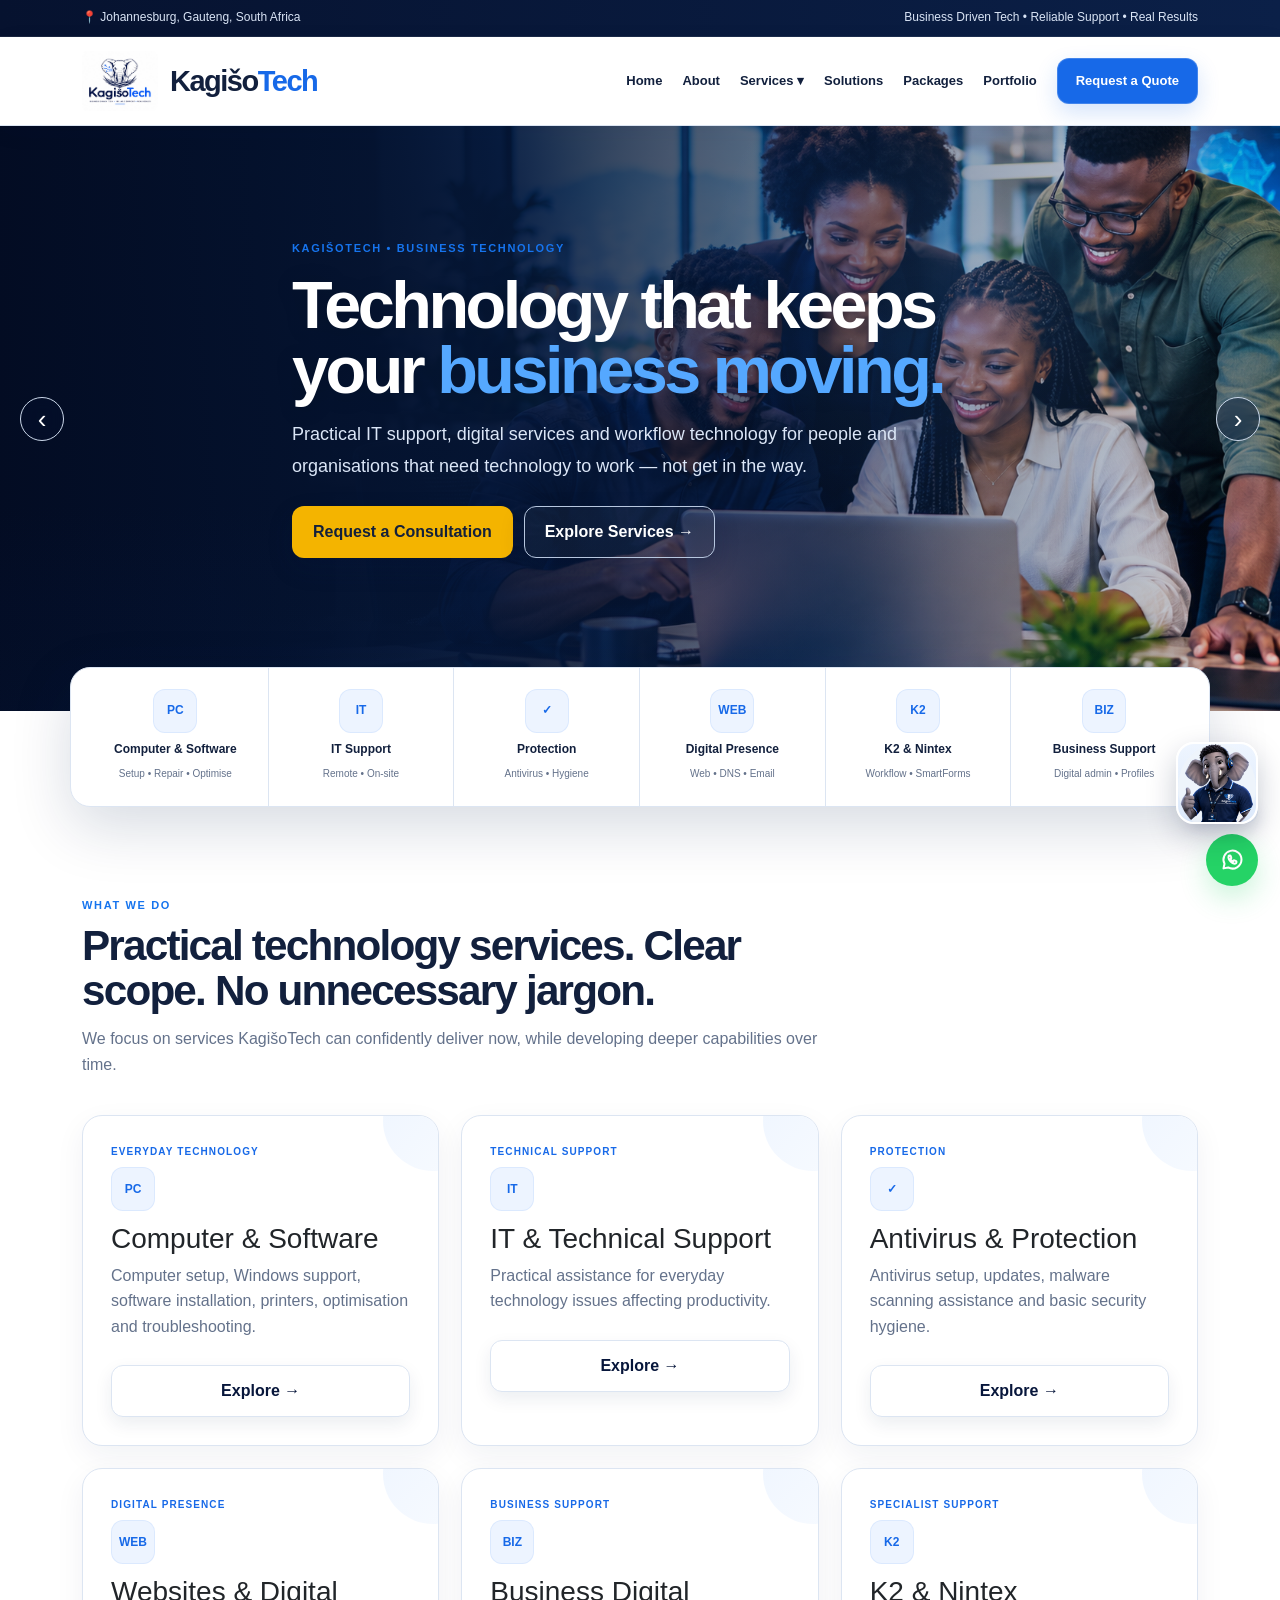
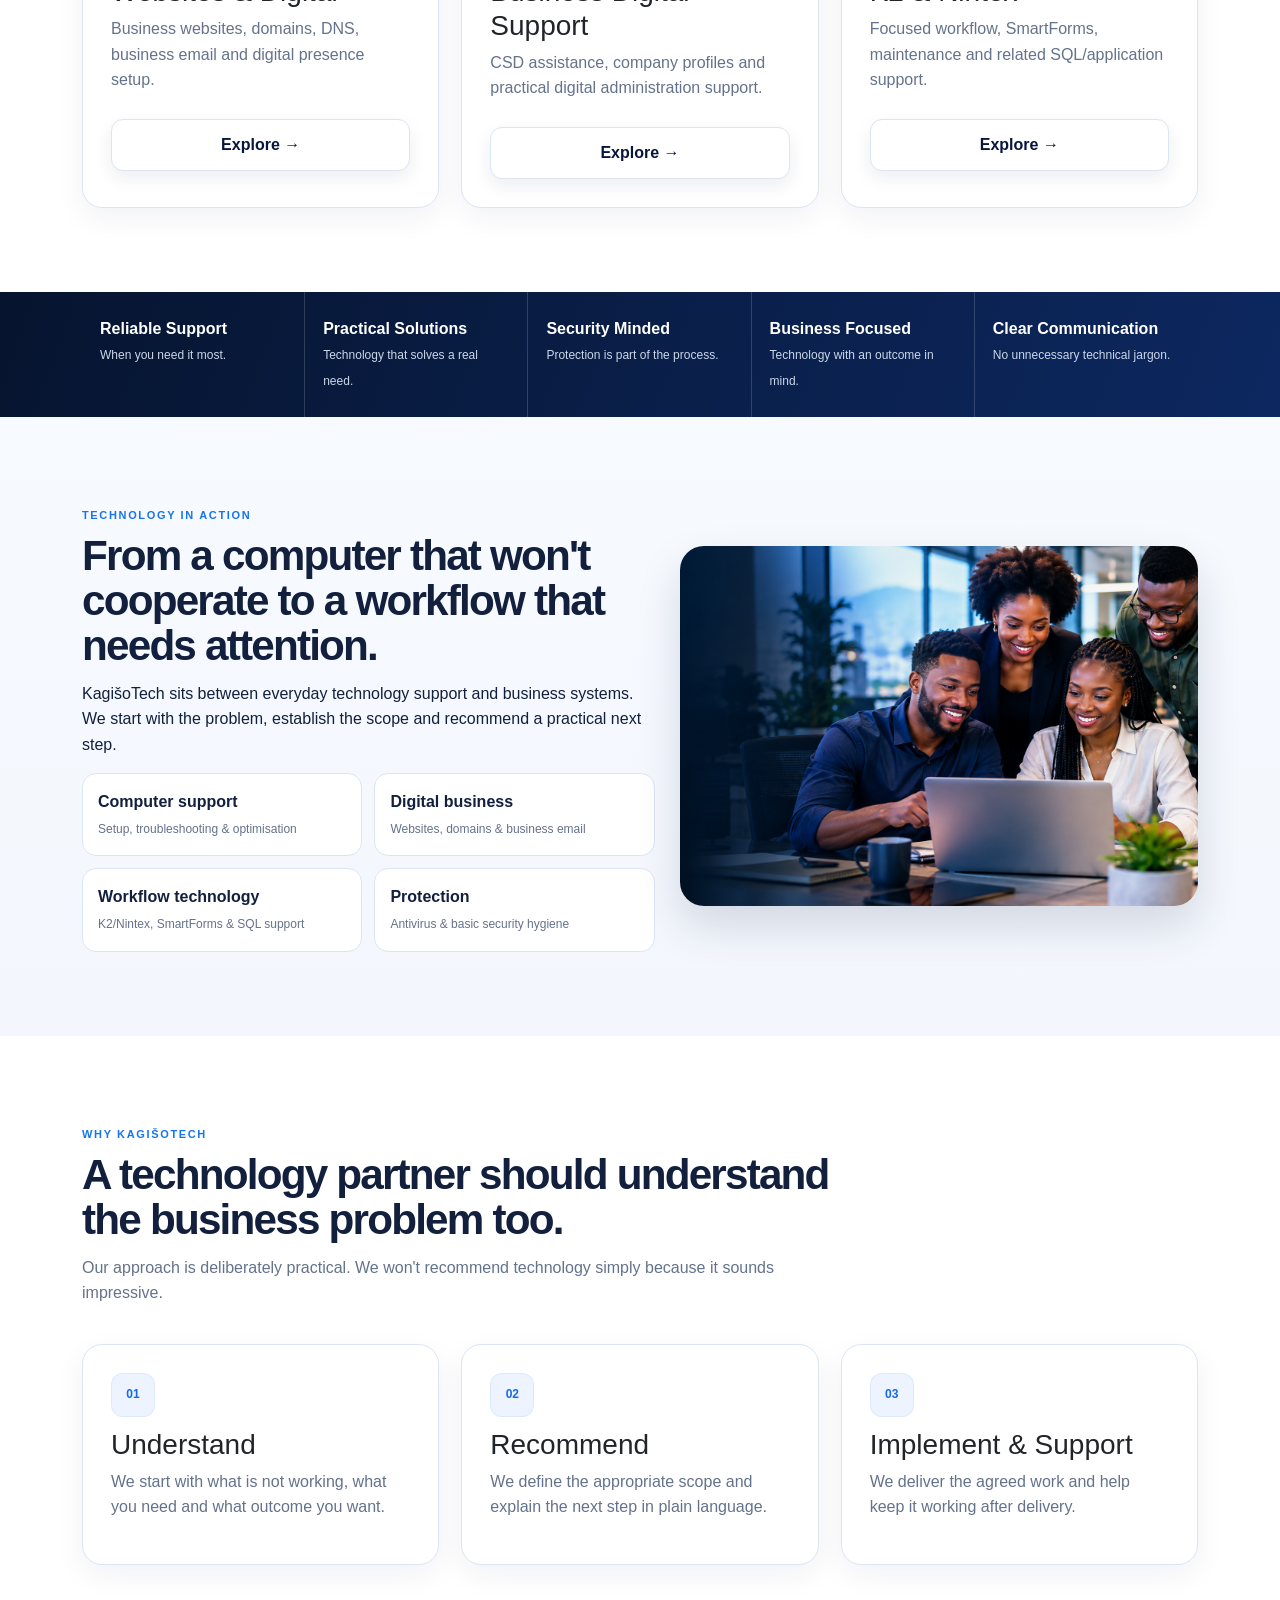
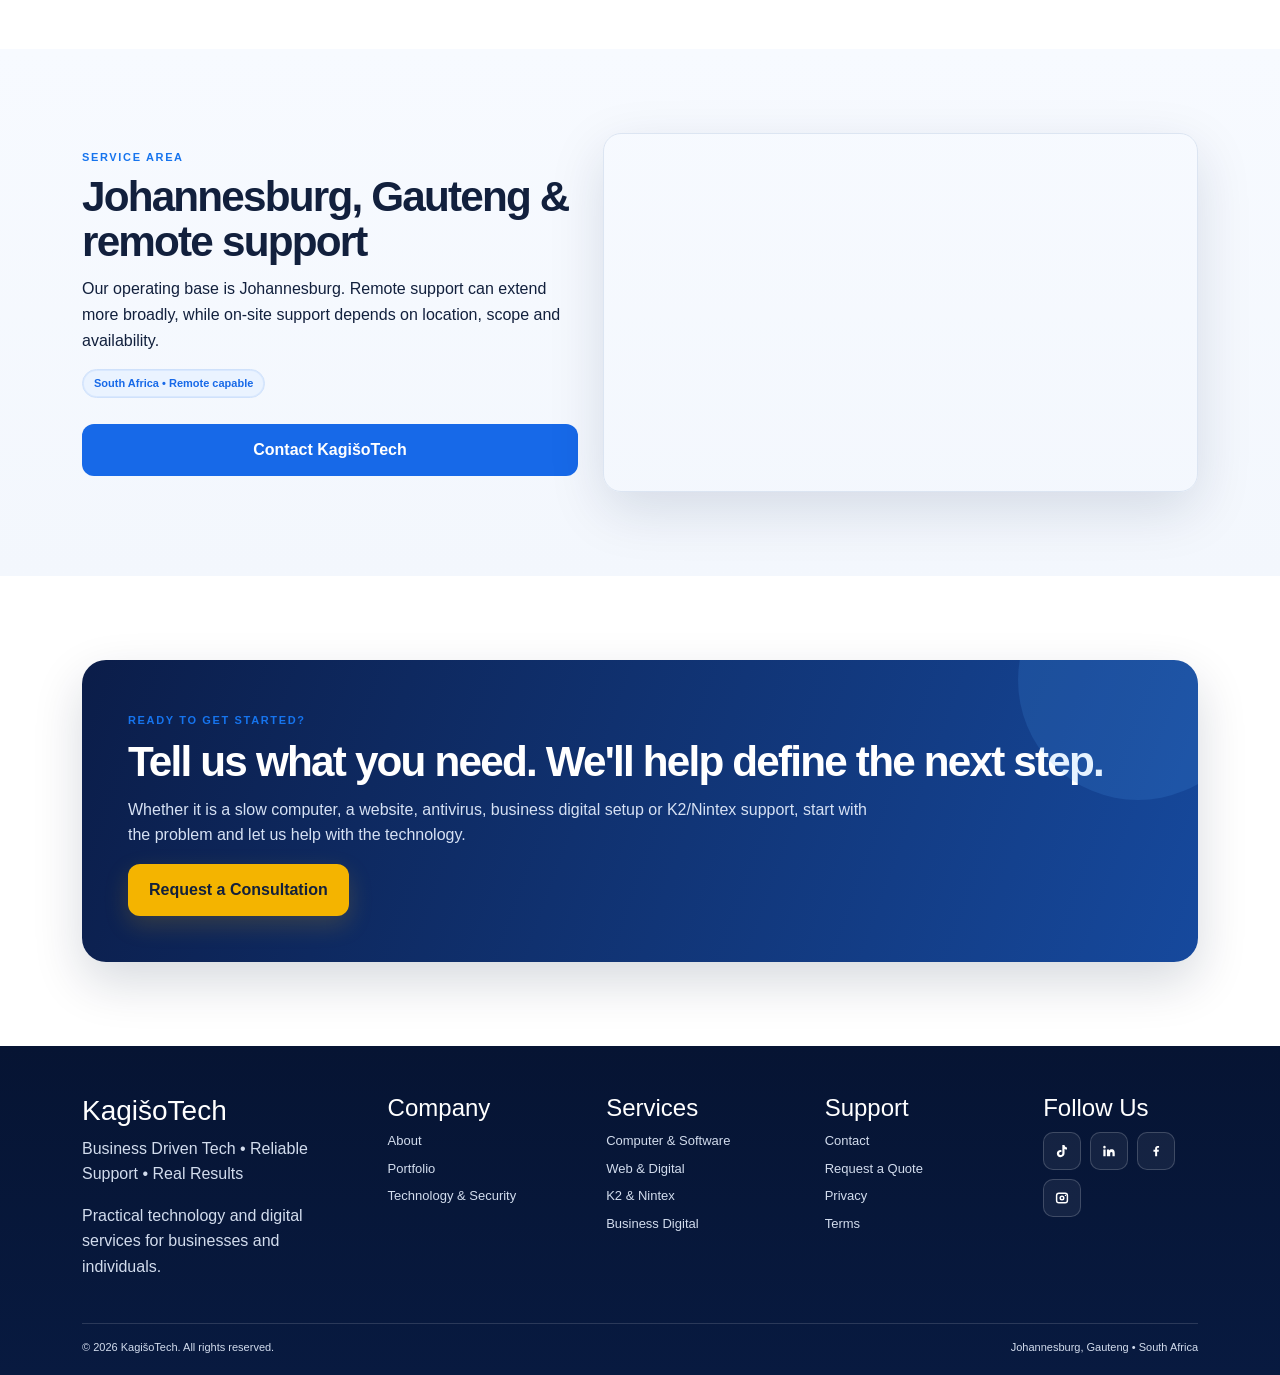
<file: index.html>
<!doctype html><html lang="en-ZA"><head>
<!-- Google tag (gtag.js) -->
<script async src="https://www.googletagmanager.com/gtag/js?id=G-PCR3KLGB4N"></script>
<script>
  window.dataLayer = window.dataLayer || [];
  function gtag(){dataLayer.push(arguments);}
  gtag('js', new Date());

  gtag('config', 'G-PCR3KLGB4N');
</script>

<meta charset="utf-8"><meta name="viewport" content="width=device-width,initial-scale=1"><meta name="description" content="KagišoTech provides practical IT support, computer and software services, websites, digital business support, antivirus assistance and specialist K2/Nintex support."><link rel="icon" href="assets/kagisotech-logo.jpeg"><link href="https://cdn.jsdelivr.net/npm/bootstrap@5.3.3/dist/css/bootstrap.min.css" rel="stylesheet" integrity="sha384-QWTKZyjpPEjISv5WaRU9OFeRpok6YctnYmDr5pNlyT2bRjXh0JMhjY6hW+ALEwIH" crossorigin="anonymous"><link rel="stylesheet" href="assets/style.css"><title>KagišoTech | Business Driven Tech</title></head><body>
<div class="top"><div class="container"><span>📍 Johannesburg, Gauteng, South Africa</span><span>Business Driven Tech • Reliable Support • Real Results</span></div></div>
<header class="nav"><div class="container navin"><a class="brand" href="index.html"><img src="assets/kagisotech-logo.jpeg" alt="KagišoTech elephant logo"><b>Kagišo<span class="blue">Tech</span></b></a><button class="menu" aria-label="Open menu">☰</button><nav class="links"><a href="index.html">Home</a><a href="about.html">About</a><div class="drop"><button>Services ▾</button><div class="dropmenu"><a href="services.html#computer">Computer & Software</a><a href="services.html#it">IT & Technical Support</a><a href="services.html#security">Antivirus & Protection</a><a href="services.html#web">Web & Digital Presence</a><a href="services.html#business">Business Digital Support</a><a href="services.html#k2">K2 & Nintex Support</a></div></div><a href="solutions.html">Solutions</a><a href="packages.html">Packages</a><a href="portfolio.html">Portfolio</a><a class="quote" href="contact.html">Request a Quote</a></nav></div></header>
<main>
<section class="hero"><div class="slides">
<div class="slide" style="background-image:url(assets/hero-collab.png)"><div class="container heroText"><span class="eyebrow">KagišoTech • Business Technology</span><h1>Technology that keeps your <span>business moving.</span></h1><p>Practical IT support, digital services and workflow technology for people and organisations that need technology to work — not get in the way.</p><div class="buttons"><a class="btn gold" href="contact.html">Request a Consultation</a><a class="btn outline" href="services.html">Explore Services →</a></div></div></div>
<div class="slide" style="background-image:url(assets/hero-collab-alt.png)"><div class="container heroText"><span class="eyebrow">Reliable IT & Technical Support</span><h1>Technology problems should not <span>stop your business.</span></h1><p>Computer setup, software support, troubleshooting, antivirus assistance and practical technical support — remote or on-site where appropriate.</p><div class="buttons"><a class="btn gold" href="contact.html">Get Support</a><a class="btn outline" href="services.html#it">View IT Support →</a></div></div></div>
<div class="slide" style="background-image:url(assets/hero-support.png)"><div class="container heroText"><span class="eyebrow">Digital Presence • Workflow • Specialist Support</span><h1>From everyday IT to <span>business technology.</span></h1><p>Websites, domains, business email, digital administration and focused K2/Nintex support — with future capabilities added responsibly as we grow.</p><div class="buttons"><a class="btn gold" href="contact.html">Discuss Your Need</a><a class="btn outline" href="solutions.html">See Solutions →</a></div></div></div>
</div><button class="arrow prev" aria-label="Previous slide">‹</button><button class="arrow next" aria-label="Next slide">›</button><div class="dots"><button class="dot active" aria-label="Slide 1"></button><button class="dot" aria-label="Slide 2"></button><button class="dot" aria-label="Slide 3"></button></div></section>
<section class="hero-strip"><div class="container stripgrid"><div class="stripitem"><div class="ico">PC</div><strong>Computer & Software</strong><span>Setup • Repair • Optimise</span></div><div class="stripitem"><div class="ico">IT</div><strong>IT Support</strong><span>Remote • On-site</span></div><div class="stripitem"><div class="ico">✓</div><strong>Protection</strong><span>Antivirus • Hygiene</span></div><div class="stripitem"><div class="ico">WEB</div><strong>Digital Presence</strong><span>Web • DNS • Email</span></div><div class="stripitem"><div class="ico">K2</div><strong>K2 & Nintex</strong><span>Workflow • SmartForms</span></div><div class="stripitem"><div class="ico">BIZ</div><strong>Business Support</strong><span>Digital admin • Profiles</span></div></div></section>
<section class="section"><div class="container"><div class="head"><span class="kicker">What we do</span><h2>Practical technology services. Clear scope. No unnecessary jargon.</h2><p>We focus on services KagišoTech can confidently deliver now, while developing deeper capabilities over time.</p></div><div class="cards">
<div class="card service-card h-100"><span class="service-tag">Everyday technology</span><div class="ico">PC</div><h3>Computer & Software</h3><p>Computer setup, Windows support, software installation, printers, optimisation and troubleshooting.</p><a class="btn secondary" href="services.html#computer">Explore →</a></div>
<div class="card service-card h-100"><span class="service-tag">Technical support</span><div class="ico">IT</div><h3>IT & Technical Support</h3><p>Practical assistance for everyday technology issues affecting productivity.</p><a class="btn secondary" href="services.html#it">Explore →</a></div>
<div class="card service-card h-100"><span class="service-tag">Protection</span><div class="ico">✓</div><h3>Antivirus & Protection</h3><p>Antivirus setup, updates, malware scanning assistance and basic security hygiene.</p><a class="btn secondary" href="services.html#security">Explore →</a></div>
<div class="card service-card h-100"><span class="service-tag">Digital presence</span><div class="ico">WEB</div><h3>Websites & Digital</h3><p>Business websites, domains, DNS, business email and digital presence setup.</p><a class="btn secondary" href="services.html#web">Explore →</a></div>
<div class="card service-card h-100"><span class="service-tag">Business support</span><div class="ico">BIZ</div><h3>Business Digital Support</h3><p>CSD assistance, company profiles and practical digital administration support.</p><a class="btn secondary" href="services.html#business">Explore →</a></div>
<div class="card service-card h-100"><span class="service-tag">Specialist support</span><div class="ico">K2</div><h3>K2 & Nintex</h3><p>Focused workflow, SmartForms, maintenance and related SQL/application support.</p><a class="btn secondary" href="services.html#k2">Explore →</a></div>
</div></div></section>
<section class="trust"><div class="container trustgrid"><div class="trustitem"><strong>Reliable Support</strong><span>When you need it most.</span></div><div class="trustitem"><strong>Practical Solutions</strong><span>Technology that solves a real need.</span></div><div class="trustitem"><strong>Security Minded</strong><span>Protection is part of the process.</span></div><div class="trustitem"><strong>Business Focused</strong><span>Technology with an outcome in mind.</span></div><div class="trustitem"><strong>Clear Communication</strong><span>No unnecessary technical jargon.</span></div></div></section>
<section class="section alt"><div class="container techband"><div><span class="kicker">Technology in action</span><h2>From a computer that won't cooperate to a workflow that needs attention.</h2><p class="section-intro">KagišoTech sits between everyday technology support and business systems. We start with the problem, establish the scope and recommend a practical next step.</p><div class="capgrid"><div class="cap"><strong>Computer support</strong><span>Setup, troubleshooting & optimisation</span></div><div class="cap"><strong>Digital business</strong><span>Websites, domains & business email</span></div><div class="cap"><strong>Workflow technology</strong><span>K2/Nintex, SmartForms & SQL support</span></div><div class="cap"><strong>Protection</strong><span>Antivirus & basic security hygiene</span></div></div></div><div class="techvisual" style="background-image:url(assets/hero-collab-focus.png)"></div></div></section>
<section class="section"><div class="container"><div class="head"><span class="kicker">Why KagišoTech</span><h2>A technology partner should understand the business problem too.</h2><p>Our approach is deliberately practical. We won't recommend technology simply because it sounds impressive.</p></div><div class="cards"><div class="card h-100"><div class="ico">01</div><h3>Understand</h3><p>We start with what is not working, what you need and what outcome you want.</p></div><div class="card h-100"><div class="ico">02</div><h3>Recommend</h3><p>We define the appropriate scope and explain the next step in plain language.</p></div><div class="card h-100"><div class="ico">03</div><h3>Implement & Support</h3><p>We deliver the agreed work and help keep it working after delivery.</p></div></div></div></section>
<section class="section alt"><div class="container mapgrid"><div class="mapcopy"><span class="kicker">Service area</span><h2>Johannesburg, Gauteng & remote support</h2><p>Our operating base is Johannesburg. Remote support can extend more broadly, while on-site support depends on location, scope and availability.</p><div><span class="badge">South Africa • Remote capable</span></div><br><a class="btn primary" href="contact.html">Contact KagišoTech</a></div><div class="mapcard"><iframe title="KagišoTech service area" loading="lazy" src="https://www.google.com/maps?q=Johannesburg%2C%20Gauteng%2C%20South%20Africa&output=embed"></iframe></div></div></section>
<section class="section"><div class="container"><div class="cta"><span class="kicker">Ready to get started?</span><h2>Tell us what you need. We'll help define the next step.</h2><p>Whether it is a slow computer, a website, antivirus, business digital setup or K2/Nintex support, start with the problem and let us help with the technology.</p><a class="btn gold" href="contact.html">Request a Consultation</a></div></div></section>
</main>
<footer class="footer"><div class="container"><div class="footgrid"><div><h3>KagišoTech</h3><p>Business Driven Tech • Reliable Support • Real Results</p><p>Practical technology and digital services for businesses and individuals.</p></div><div><h4>Company</h4><a href="about.html">About</a><a href="portfolio.html">Portfolio</a><a href="technology.html">Technology & Security</a></div><div><h4>Services</h4><a href="services.html#computer">Computer & Software</a><a href="services.html#web">Web & Digital</a><a href="services.html#k2">K2 & Nintex</a><a href="services.html#business">Business Digital</a></div><div><h4>Support</h4><a href="contact.html">Contact</a><a href="contact.html">Request a Quote</a><a href="privacy.html">Privacy</a><a href="terms.html">Terms</a></div><div class="social-footer"><h4>Follow Us</h4><div class="social-links" aria-label="KagišoTech social media links">
<span class="social-icon" aria-label="KagišoTech on TikTok"><svg viewBox="0 0 24 24" aria-hidden="true"><path d="M15.7 3c.4 2.2 1.7 3.6 3.8 3.8v3.1c-1.3 0-2.5-.3-3.7-1v6.6c0 3.7-2.9 5.8-6 5.8-3 0-5.5-2.3-5.5-5.5 0-3.6 3-5.8 6.8-5.3v3.2c-1.9-.5-3.4.4-3.4 2 0 1.3 1 2.4 2.3 2.4 1.4 0 2.5-1 2.5-2.7V3h3.2Z"/></svg></span>
<span class="social-icon" aria-label="KagišoTech on LinkedIn"><svg viewBox="0 0 24 24" aria-hidden="true"><path d="M5.2 8.1A1.9 1.9 0 1 1 5.2 4.3a1.9 1.9 0 0 1 0 3.8ZM3.5 9.7h3.4V20H3.5V9.7Zm5.4 0h3.2v1.4h.1c.4-.8 1.5-1.8 3.7-1.8 4 0 4.7 2.6 4.7 6V20h-3.4v-4.2c0-1 0-2.4-1.6-2.4s-1.8 1.1-1.8 2.3V20H8.9V9.7Z"/></svg></span>
<span class="social-icon" aria-label="KagišoTech on Facebook"><svg viewBox="0 0 24 24" aria-hidden="true"><path d="M13.7 20v-7h2.3l.3-2.8h-2.6V8.4c0-.8.2-1.4 1.4-1.4h1.5V4.5c-.3 0-1.2-.1-2.2-.1-2.2 0-3.7 1.3-3.7 3.8v2H8.2V13h2.5v7h3Z"/></svg></span>
<span class="social-icon" aria-label="KagišoTech on Instagram"><svg viewBox="0 0 24 24" aria-hidden="true"><path d="M7.3 3.8h9.4a4.5 4.5 0 0 1 4.5 4.5v7.4a4.5 4.5 0 0 1-4.5 4.5H7.3a4.5 4.5 0 0 1-4.5-4.5V8.3a4.5 4.5 0 0 1 4.5-4.5Zm0 2.2a2.3 2.3 0 0 0-2.3 2.3v7.4A2.3 2.3 0 0 0 7.3 18h9.4a2.3 2.3 0 0 0 2.3-2.3V8.3A2.3 2.3 0 0 0 16.7 6H7.3Zm9.9 1.1a1 1 0 1 1 0 2 1 1 0 0 1 0-2ZM12 8.2A3.8 3.8 0 1 1 12 15.8a3.8 3.8 0 0 1 0-7.6Zm0 2.2a1.6 1.6 0 1 0 0 3.2 1.6 1.6 0 0 0 0-3.2Z"/></svg></span>
</div></div></div><div class="bottom"><span>© <span data-year></span> KagišoTech. All rights reserved.</span><span>Johannesburg, Gauteng • South Africa</span></div></div></footer>
<div class="floating-actions" aria-label="Contact options">
<a class="whatsapp" href="https://wa.me/27734722046" target="_blank" rel="noopener" aria-label="Chat with KagišoTech on WhatsApp"><span class="wa-icon" aria-hidden="true"><svg viewBox="0 0 24 24"><path d="M20 11.2a8 8 0 0 1-11.8 7L4 19l.9-4.1A8 8 0 1 1 20 11.2Z"/><path d="M8.6 7.9c.2-.3.4-.3.7-.3h.5c.2 0 .4.1.5.4l.6 1.5c.1.2.1.4-.1.6l-.4.5c-.1.1-.1.3 0 .5.4.7 1 1.2 1.7 1.6.2.1.4.1.5-.1l.5-.6c.1-.2.3-.2.6-.1l1.5.7c.2.1.3.3.3.5v.5c0 .3-.1.5-.3.7-.4.3-.9.5-1.4.5-1.1-.1-2.4-.8-3.5-1.9-1.1-1.1-1.8-2.4-1.9-3.5-.1-.5.1-1 .5-1.4Z"/></svg></span><span class="wa-label">WhatsApp</span></a>
<button class="chat" aria-label="Open KagišoTech Assistant"><img src="assets/kagiso-assistant-mascot.png" alt="KagišoTech Assistant"><span>Chat with us</span></button>
</div>
<div class="chatbox" role="dialog" aria-label="KagišoTech Assistant" aria-modal="false"><div class="chathead"><img src="assets/kagiso-assistant-mascot.png" alt=""><div><b>KagišoTech Assistant</b><small>Quick service guidance</small></div><button class="close" aria-label="Close">×</button></div><div class="messages"><div class="msg bot">Hi there 👋 I’m the KagišoTech Assistant.

I can help you with services, packages, websites, IT support and business technology.

Choose an option below, or type your question.</div></div><div class="quick"><button>What services do you offer?</button><button>I need a website</button><button>My computer is slow</button><button>K2/Nintex support</button><button>Talk on WhatsApp</button></div><div class="chatinput"><input placeholder="Ask a question..." aria-label="Ask a question"><button>Send</button></div></div><script src="https://cdn.jsdelivr.net/npm/bootstrap@5.3.3/dist/js/bootstrap.bundle.min.js" integrity="sha384-YvpcrYf0tY3lHB60NNkmXc5s9fDVZLESaAA55NDzOxhy9GkcIdslK1eN7N6jIeHz" crossorigin="anonymous"></script><script src="assets/script.js"></script></body></html>
</file>
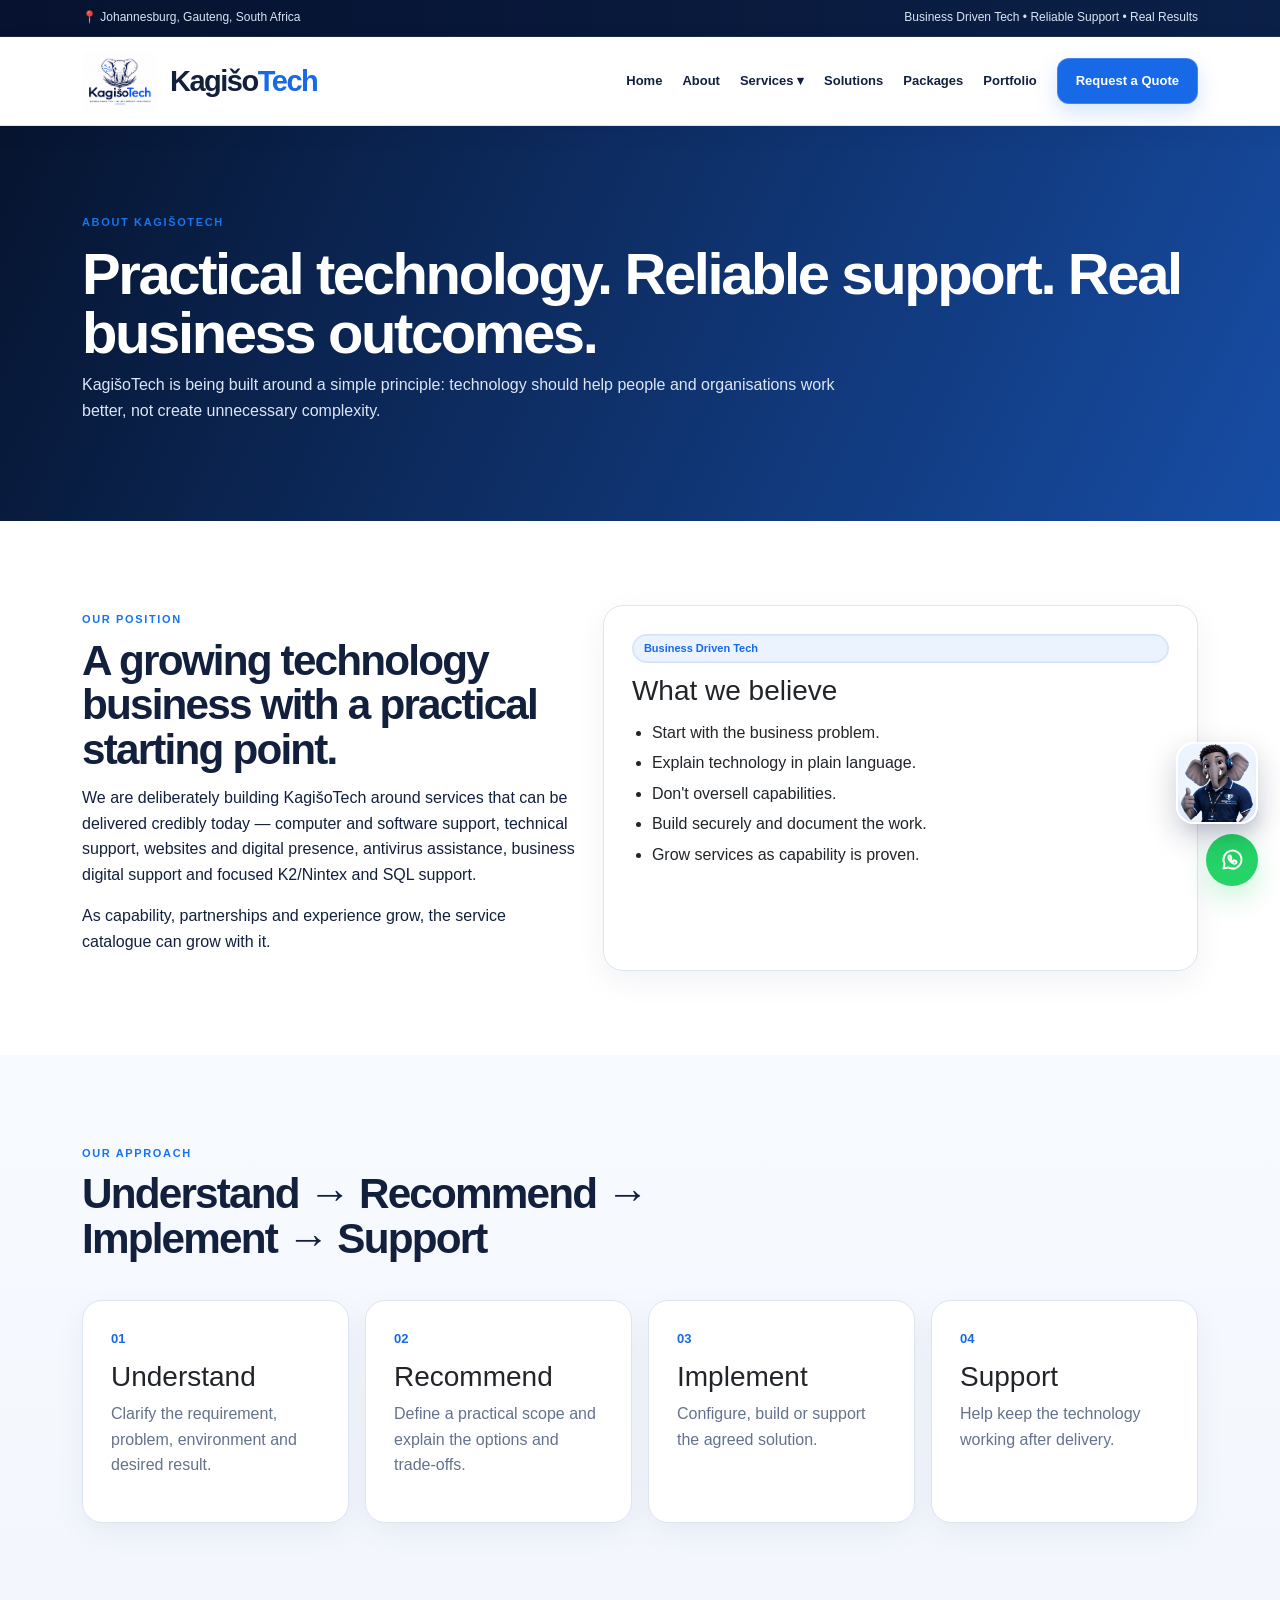
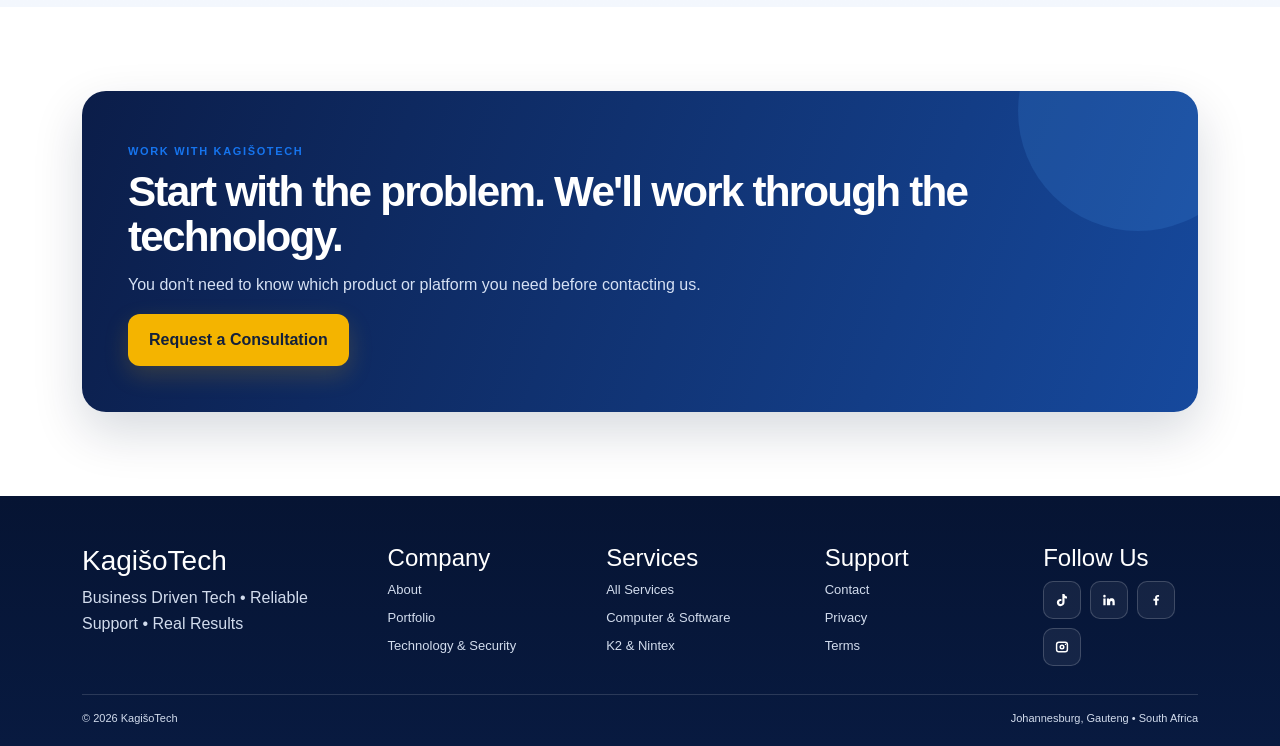
<file: about.html>
<!doctype html><html lang="en-ZA"><head><meta charset="utf-8"><meta name="viewport" content="width=device-width,initial-scale=1"><link rel="icon" href="assets/kagisotech-logo.jpeg"><link href="https://cdn.jsdelivr.net/npm/bootstrap@5.3.3/dist/css/bootstrap.min.css" rel="stylesheet" integrity="sha384-QWTKZyjpPEjISv5WaRU9OFeRpok6YctnYmDr5pNlyT2bRjXh0JMhjY6hW+ALEwIH" crossorigin="anonymous"><link rel="stylesheet" href="assets/style.css"><title>About | KagišoTech</title></head><body>
<div class="top"><div class="container"><span>📍 Johannesburg, Gauteng, South Africa</span><span>Business Driven Tech • Reliable Support • Real Results</span></div></div><header class="nav"><div class="container navin"><a class="brand" href="index.html"><img src="assets/kagisotech-logo.jpeg" alt="KagišoTech logo"><b>Kagišo<span class="blue">Tech</span></b></a><button class="menu">☰</button><nav class="links"><a href="index.html">Home</a><a href="about.html">About</a><div class="drop"><button>Services ▾</button><div class="dropmenu"><a href="services.html#computer">Computer & Software</a><a href="services.html#it">IT & Technical Support</a><a href="services.html#security">Antivirus & Protection</a><a href="services.html#web">Web & Digital Presence</a><a href="services.html#business">Business Digital Support</a><a href="services.html#k2">K2 & Nintex Support</a></div></div><a href="solutions.html">Solutions</a><a href="packages.html">Packages</a><a href="portfolio.html">Portfolio</a><a class="quote" href="contact.html">Request a Quote</a></nav></div></header>
<main><section class="pagehero"><div class="container"><span class="eyebrow">About KagišoTech</span><h1>Practical technology. Reliable support. Real business outcomes.</h1><p>KagišoTech is being built around a simple principle: technology should help people and organisations work better, not create unnecessary complexity.</p></div></section>
<section class="section"><div class="container split"><div><span class="kicker">Our position</span><h2>A growing technology business with a practical starting point.</h2><p>We are deliberately building KagišoTech around services that can be delivered credibly today — computer and software support, technical support, websites and digital presence, antivirus assistance, business digital support and focused K2/Nintex and SQL support.</p><p>As capability, partnerships and experience grow, the service catalogue can grow with it.</p></div><div class="card"><span class="badge">Business Driven Tech</span><h3>What we believe</h3><ul class="list"><li>Start with the business problem.</li><li>Explain technology in plain language.</li><li>Don't oversell capabilities.</li><li>Build securely and document the work.</li><li>Grow services as capability is proven.</li></ul></div></div></section>
<section class="section alt"><div class="container"><div class="head"><span class="kicker">Our approach</span><h2>Understand → Recommend → Implement → Support</h2></div><div class="process"><div class="card"><span class="num">01</span><h3>Understand</h3><p>Clarify the requirement, problem, environment and desired result.</p></div><div class="card"><span class="num">02</span><h3>Recommend</h3><p>Define a practical scope and explain the options and trade-offs.</p></div><div class="card"><span class="num">03</span><h3>Implement</h3><p>Configure, build or support the agreed solution.</p></div><div class="card"><span class="num">04</span><h3>Support</h3><p>Help keep the technology working after delivery.</p></div></div></div></section>
<section class="section"><div class="container"><div class="cta"><span class="kicker">Work with KagišoTech</span><h2>Start with the problem. We'll work through the technology.</h2><p>You don't need to know which product or platform you need before contacting us.</p><a class="btn gold" href="contact.html">Request a Consultation</a></div></div></section></main>
<footer class="footer"><div class="container"><div class="footgrid"><div><h3>KagišoTech</h3><p>Business Driven Tech • Reliable Support • Real Results</p></div><div><h4>Company</h4><a href="about.html">About</a><a href="portfolio.html">Portfolio</a><a href="technology.html">Technology & Security</a></div><div><h4>Services</h4><a href="services.html">All Services</a><a href="services.html#computer">Computer & Software</a><a href="services.html#k2">K2 & Nintex</a></div><div><h4>Support</h4><a href="contact.html">Contact</a><a href="privacy.html">Privacy</a><a href="terms.html">Terms</a></div><div class="social-footer"><h4>Follow Us</h4><div class="social-links" aria-label="KagišoTech social media links">
<span class="social-icon" aria-label="KagišoTech on TikTok"><svg viewBox="0 0 24 24" aria-hidden="true"><path d="M15.7 3c.4 2.2 1.7 3.6 3.8 3.8v3.1c-1.3 0-2.5-.3-3.7-1v6.6c0 3.7-2.9 5.8-6 5.8-3 0-5.5-2.3-5.5-5.5 0-3.6 3-5.8 6.8-5.3v3.2c-1.9-.5-3.4.4-3.4 2 0 1.3 1 2.4 2.3 2.4 1.4 0 2.5-1 2.5-2.7V3h3.2Z"/></svg></span>
<span class="social-icon" aria-label="KagišoTech on LinkedIn"><svg viewBox="0 0 24 24" aria-hidden="true"><path d="M5.2 8.1A1.9 1.9 0 1 1 5.2 4.3a1.9 1.9 0 0 1 0 3.8ZM3.5 9.7h3.4V20H3.5V9.7Zm5.4 0h3.2v1.4h.1c.4-.8 1.5-1.8 3.7-1.8 4 0 4.7 2.6 4.7 6V20h-3.4v-4.2c0-1 0-2.4-1.6-2.4s-1.8 1.1-1.8 2.3V20H8.9V9.7Z"/></svg></span>
<span class="social-icon" aria-label="KagišoTech on Facebook"><svg viewBox="0 0 24 24" aria-hidden="true"><path d="M13.7 20v-7h2.3l.3-2.8h-2.6V8.4c0-.8.2-1.4 1.4-1.4h1.5V4.5c-.3 0-1.2-.1-2.2-.1-2.2 0-3.7 1.3-3.7 3.8v2H8.2V13h2.5v7h3Z"/></svg></span>
<span class="social-icon" aria-label="KagišoTech on Instagram"><svg viewBox="0 0 24 24" aria-hidden="true"><path d="M7.3 3.8h9.4a4.5 4.5 0 0 1 4.5 4.5v7.4a4.5 4.5 0 0 1-4.5 4.5H7.3a4.5 4.5 0 0 1-4.5-4.5V8.3a4.5 4.5 0 0 1 4.5-4.5Zm0 2.2a2.3 2.3 0 0 0-2.3 2.3v7.4A2.3 2.3 0 0 0 7.3 18h9.4a2.3 2.3 0 0 0 2.3-2.3V8.3A2.3 2.3 0 0 0 16.7 6H7.3Zm9.9 1.1a1 1 0 1 1 0 2 1 1 0 0 1 0-2ZM12 8.2A3.8 3.8 0 1 1 12 15.8a3.8 3.8 0 0 1 0-7.6Zm0 2.2a1.6 1.6 0 1 0 0 3.2 1.6 1.6 0 0 0 0-3.2Z"/></svg></span>
</div></div></div><div class="bottom"><span>© <span data-year></span> KagišoTech</span><span>Johannesburg, Gauteng • South Africa</span></div></div></footer><div class="floating-actions" aria-label="Contact options">
<a class="whatsapp" href="https://wa.me/27734722046" target="_blank" rel="noopener" aria-label="Chat with KagišoTech on WhatsApp"><span class="wa-icon" aria-hidden="true"><svg viewBox="0 0 24 24"><path d="M20 11.2a8 8 0 0 1-11.8 7L4 19l.9-4.1A8 8 0 1 1 20 11.2Z"/><path d="M8.6 7.9c.2-.3.4-.3.7-.3h.5c.2 0 .4.1.5.4l.6 1.5c.1.2.1.4-.1.6l-.4.5c-.1.1-.1.3 0 .5.4.7 1 1.2 1.7 1.6.2.1.4.1.5-.1l.5-.6c.1-.2.3-.2.6-.1l1.5.7c.2.1.3.3.3.5v.5c0 .3-.1.5-.3.7-.4.3-.9.5-1.4.5-1.1-.1-2.4-.8-3.5-1.9-1.1-1.1-1.8-2.4-1.9-3.5-.1-.5.1-1 .5-1.4Z"/></svg></span><span class="wa-label">WhatsApp</span></a>
<button class="chat" aria-label="Open KagišoTech Assistant"><img src="assets/kagiso-assistant-mascot.png" alt="KagišoTech Assistant"><span>Chat with us</span></button>
</div>
<div class="chatbox" role="dialog" aria-label="KagišoTech Assistant" aria-modal="false"><div class="chathead"><img src="assets/kagiso-assistant-mascot.png" alt=""><div><b>KagišoTech Assistant</b><small>Quick service guidance</small></div><button class="close" aria-label="Close">×</button></div><div class="messages"><div class="msg bot">Hi there 👋 I’m the KagišoTech Assistant.

I can help you with services, packages, websites, IT support and business technology.

Choose an option below, or type your question.</div></div><div class="quick"><button>What services do you offer?</button><button>I need a website</button><button>My computer is slow</button><button>K2/Nintex support</button><button>Talk on WhatsApp</button></div><div class="chatinput"><input placeholder="Ask a question..." aria-label="Ask a question"><button>Send</button></div></div><script src="assets/script.js"></script></body></html>
</file>
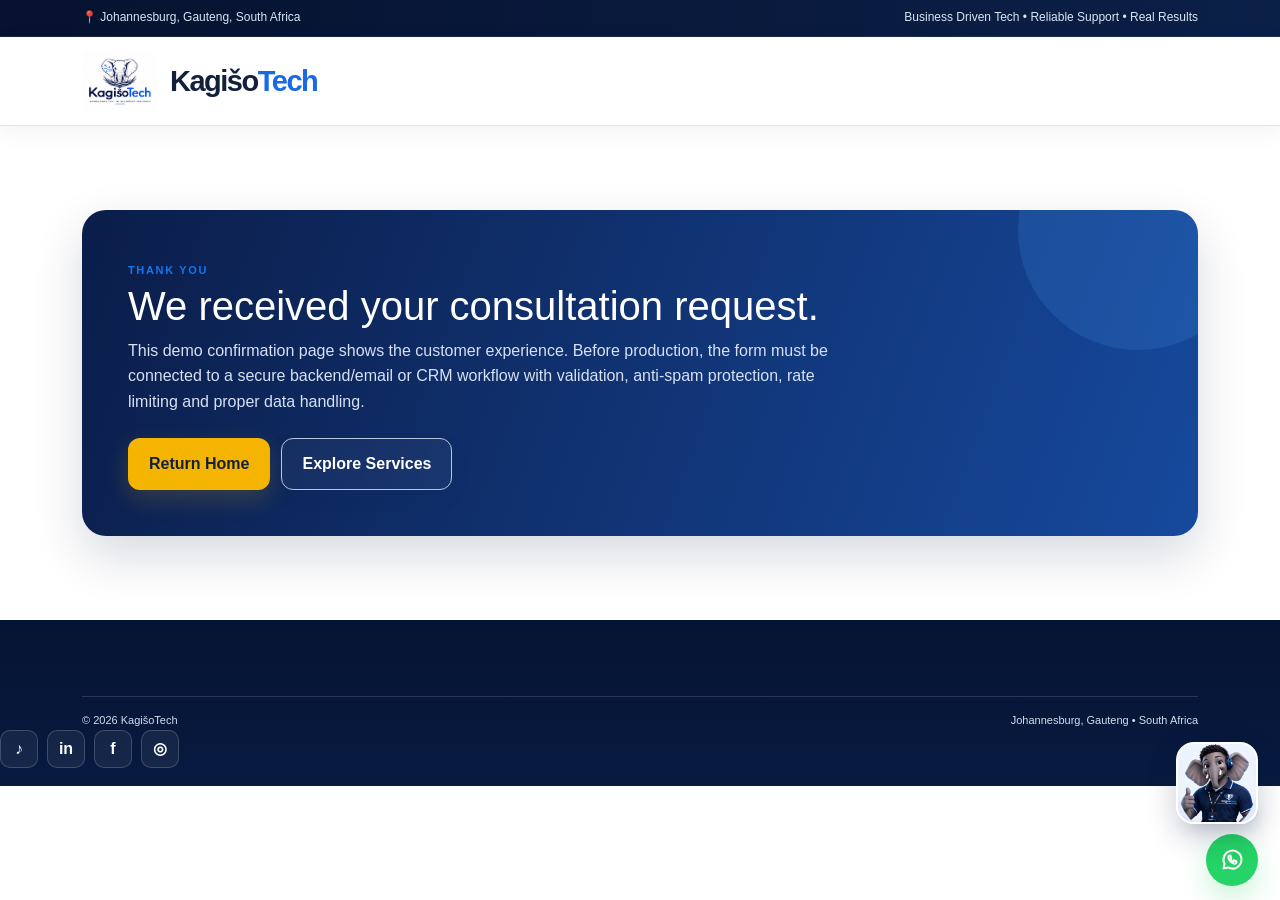
<file: confirmation.html>
<!doctype html><html lang="en-ZA"><head><meta charset="utf-8"><meta name="viewport" content="width=device-width,initial-scale=1"><link rel="icon" href="assets/kagisotech-logo.jpeg"><link href="https://cdn.jsdelivr.net/npm/bootstrap@5.3.3/dist/css/bootstrap.min.css" rel="stylesheet" integrity="sha384-QWTKZyjpPEjISv5WaRU9OFeRpok6YctnYmDr5pNlyT2bRjXh0JMhjY6hW+ALEwIH" crossorigin="anonymous"><link rel="stylesheet" href="assets/style.css"><title>Request Received | KagišoTech</title></head><body><div class="top"><div class="container"><span>📍 Johannesburg, Gauteng, South Africa</span><span>Business Driven Tech • Reliable Support • Real Results</span></div></div><header class="nav"><div class="container navin"><a class="brand" href="index.html"><img src="assets/kagisotech-logo.jpeg" alt="KagišoTech logo"><b>Kagišo<span class="blue">Tech</span></b></a></div></header><main><section class="section"><div class="container"><div class="cta"><span class="kicker">Thank you</span><h1>We received your consultation request.</h1><p>This demo confirmation page shows the customer experience. Before production, the form must be connected to a secure backend/email or CRM workflow with validation, anti-spam protection, rate limiting and proper data handling.</p><div class="buttons"><a class="btn gold" href="index.html">Return Home</a><a class="btn outline" href="services.html">Explore Services</a></div></div></div></section></main><footer class="footer"><div class="container"><div class="bottom"><span>© <span data-year></span> KagišoTech</span><span>Johannesburg, Gauteng • South Africa</span></div></div><div class="social-links confirmation-social" aria-label="KagišoTech social media links"><span class="social-icon" aria-label="TikTok"><b>♪</b></span><span class="social-icon" aria-label="LinkedIn"><b>in</b></span><span class="social-icon" aria-label="Facebook"><b>f</b></span><span class="social-icon" aria-label="Instagram"><b>◎</b></span></div></footer><div class="floating-actions" aria-label="Contact options">
<a class="whatsapp" href="https://wa.me/27734722046" target="_blank" rel="noopener" aria-label="Chat with KagišoTech on WhatsApp"><span class="wa-icon" aria-hidden="true"><svg viewBox="0 0 24 24"><path d="M20 11.2a8 8 0 0 1-11.8 7L4 19l.9-4.1A8 8 0 1 1 20 11.2Z"/><path d="M8.6 7.9c.2-.3.4-.3.7-.3h.5c.2 0 .4.1.5.4l.6 1.5c.1.2.1.4-.1.6l-.4.5c-.1.1-.1.3 0 .5.4.7 1 1.2 1.7 1.6.2.1.4.1.5-.1l.5-.6c.1-.2.3-.2.6-.1l1.5.7c.2.1.3.3.3.5v.5c0 .3-.1.5-.3.7-.4.3-.9.5-1.4.5-1.1-.1-2.4-.8-3.5-1.9-1.1-1.1-1.8-2.4-1.9-3.5-.1-.5.1-1 .5-1.4Z"/></svg></span><span class="wa-label">WhatsApp</span></a>
<button class="chat" aria-label="Open KagišoTech Assistant"><img src="assets/kagiso-assistant-mascot.png" alt="KagišoTech Assistant"><span>Chat with us</span></button>
</div>
<div class="chatbox" role="dialog" aria-label="KagišoTech Assistant" aria-modal="false"><div class="chathead"><img src="assets/kagiso-assistant-mascot.png" alt=""><div><b>KagišoTech Assistant</b><small>Quick service guidance</small></div><button class="close" aria-label="Close">×</button></div><div class="messages"><div class="msg bot">Hi there 👋 I’m the KagišoTech Assistant.

I can help you with services, packages, websites, IT support and business technology.

Choose an option below, or type your question.</div></div><div class="quick"><button>What services do you offer?</button><button>I need a website</button><button>My computer is slow</button><button>K2/Nintex support</button><button>Talk on WhatsApp</button></div><div class="chatinput"><input placeholder="Ask a question..." aria-label="Ask a question"><button>Send</button></div></div><script src="assets/script.js"></script></body></html>
</file>
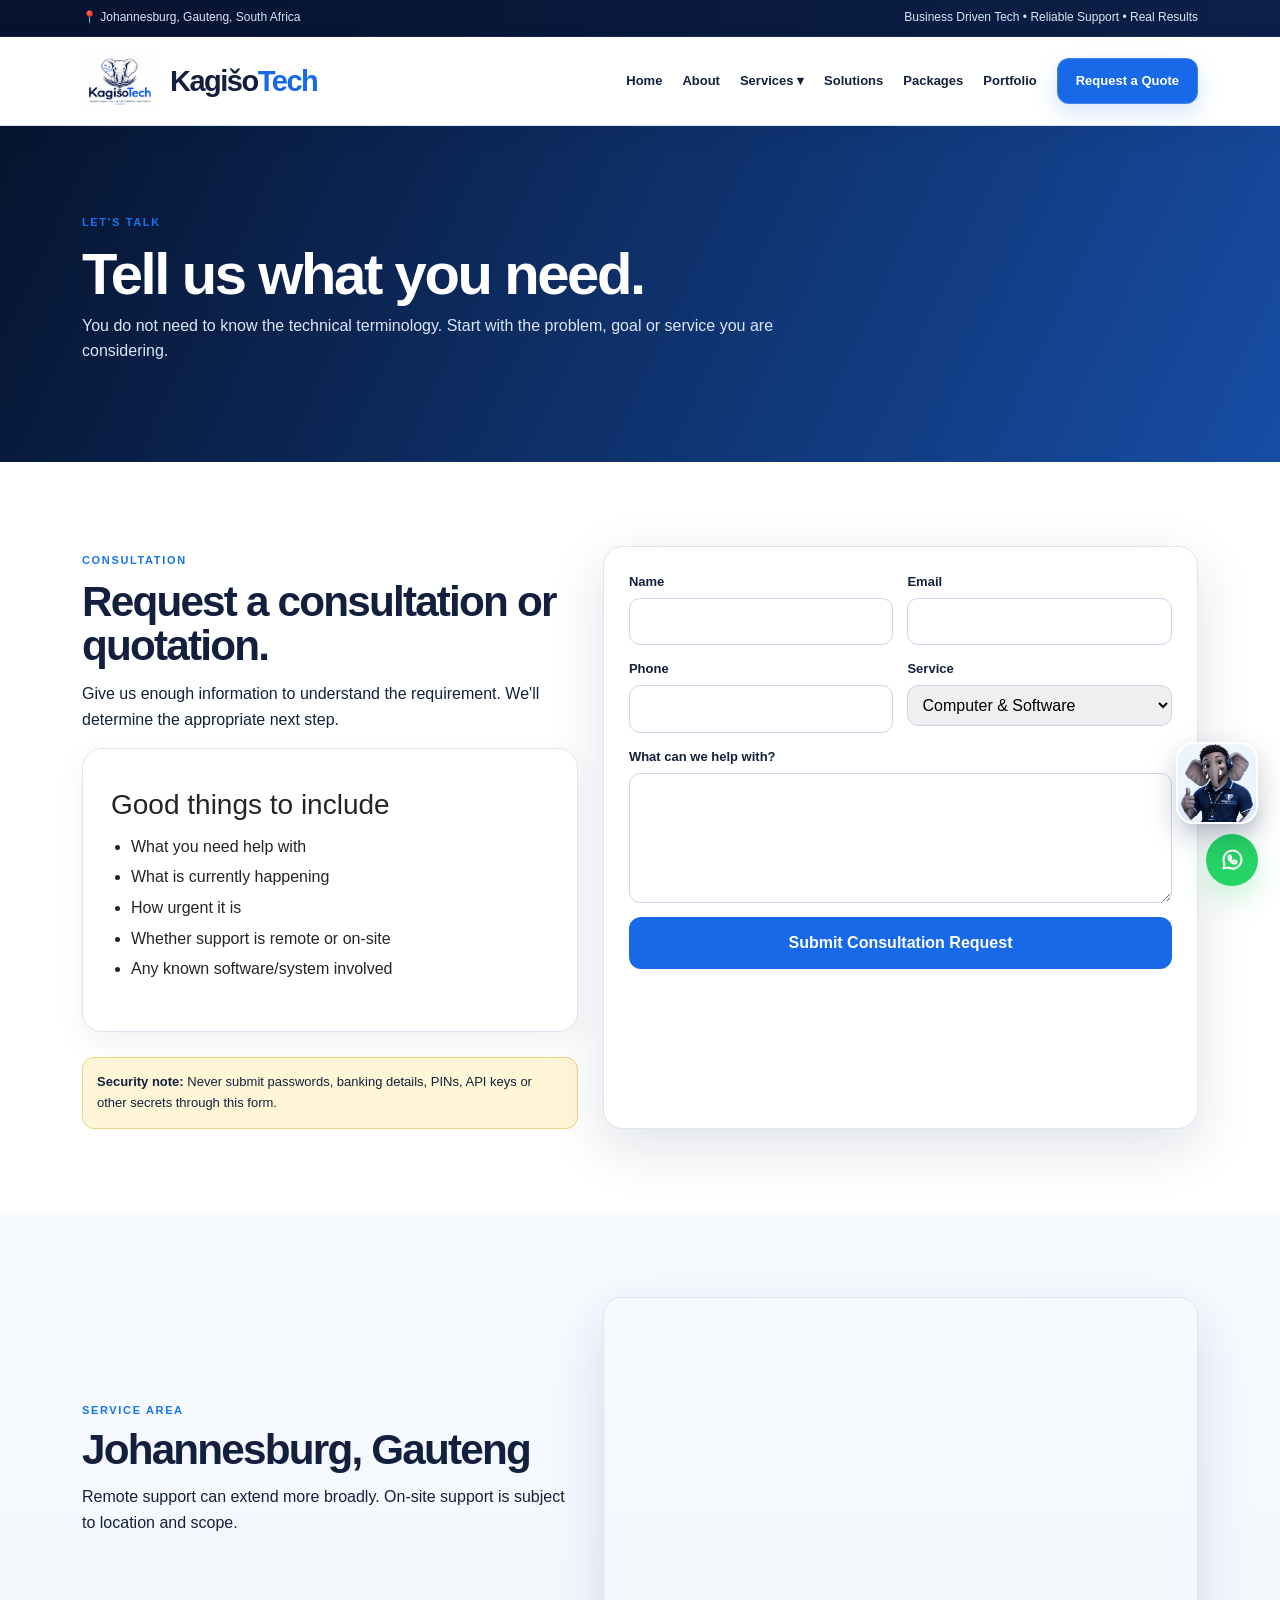
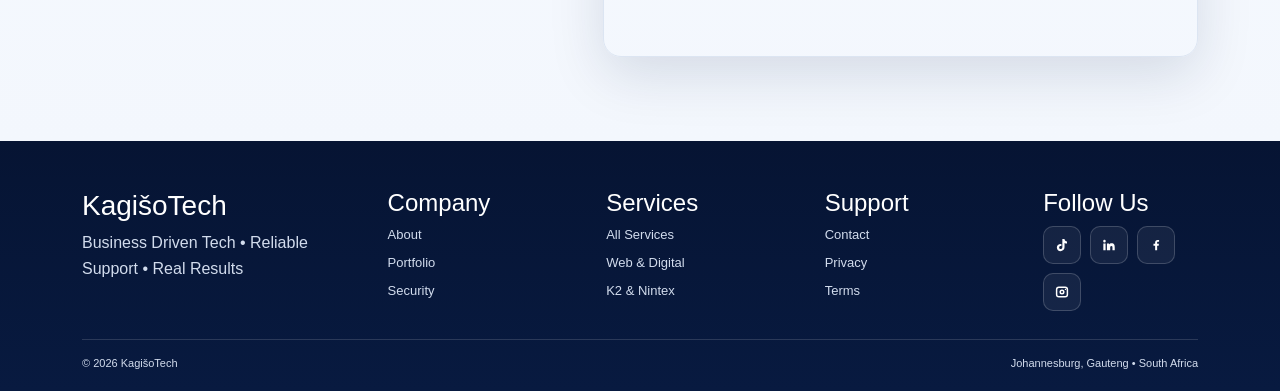
<file: contact.html>
<!doctype html><html lang="en-ZA"><head><meta charset="utf-8"><meta name="viewport" content="width=device-width,initial-scale=1"><link rel="icon" href="assets/kagisotech-logo.jpeg"><link href="https://cdn.jsdelivr.net/npm/bootstrap@5.3.3/dist/css/bootstrap.min.css" rel="stylesheet" integrity="sha384-QWTKZyjpPEjISv5WaRU9OFeRpok6YctnYmDr5pNlyT2bRjXh0JMhjY6hW+ALEwIH" crossorigin="anonymous"><link rel="stylesheet" href="assets/style.css"><title>Contact | KagišoTech</title></head><body>
<div class="top"><div class="container"><span>📍 Johannesburg, Gauteng, South Africa</span><span>Business Driven Tech • Reliable Support • Real Results</span></div></div><header class="nav"><div class="container navin"><a class="brand" href="index.html"><img src="assets/kagisotech-logo.jpeg" alt="KagišoTech logo"><b>Kagišo<span class="blue">Tech</span></b></a><button class="menu">☰</button><nav class="links"><a href="index.html">Home</a><a href="about.html">About</a><div class="drop"><button>Services ▾</button><div class="dropmenu"><a href="services.html#computer">Computer & Software</a><a href="services.html#it">IT & Technical Support</a><a href="services.html#security">Antivirus & Protection</a><a href="services.html#web">Web & Digital Presence</a><a href="services.html#business">Business Digital Support</a><a href="services.html#k2">K2 & Nintex Support</a></div></div><a href="solutions.html">Solutions</a><a href="packages.html">Packages</a><a href="portfolio.html">Portfolio</a><a class="quote" href="contact.html">Request a Quote</a></nav></div></header>
<main><section class="pagehero"><div class="container"><span class="eyebrow">Let's talk</span><h1>Tell us what you need.</h1><p>You do not need to know the technical terminology. Start with the problem, goal or service you are considering.</p></div></section>
<section class="section"><div class="container split"><div><span class="kicker">Consultation</span><h2>Request a consultation or quotation.</h2><p>Give us enough information to understand the requirement. We'll determine the appropriate next step.</p><div class="card"><h3>Good things to include</h3><ul class="list"><li>What you need help with</li><li>What is currently happening</li><li>How urgent it is</li><li>Whether support is remote or on-site</li><li>Any known software/system involved</li></ul></div><br><div class="notice"><strong>Security note:</strong> Never submit passwords, banking details, PINs, API keys or other secrets through this form.</div></div>
<form class="form" id="consult" action="https://formsubmit.co/info@kagisotech.co.za" method="POST">
<input type="hidden" name="_subject" value="New KagišoTech Website Enquiry">
<input type="hidden" name="_template" value="table">
<input type="hidden" name="_captcha" value="true">
<input type="text" name="_honey" style="display:none" tabindex="-1" autocomplete="off"><div class="formgrid"><div class="field"><label for="name">Name</label><input id="name" name="name" required></div><div class="field"><label for="email">Email</label><input id="email" name="email" type="email" required></div><div class="field"><label for="phone">Phone</label><input id="phone" name="phone"></div><div class="field"><label for="service">Service</label><select id="service" name="service"><option>Computer & Software</option><option>IT & Technical Support</option><option>Antivirus & Protection</option><option>Web & Digital Presence</option><option>Business Digital Support</option><option>K2 & Nintex Support</option><option>Other / Not sure</option></select></div><div class="field full"><label for="message">What can we help with?</label><textarea id="message" name="message" required></textarea></div><div class="field full"><button class="btn primary" type="submit">Submit Consultation Request</button></div></div></form></div></section>
<section class="section alt"><div class="container mapgrid"><div class="mapcopy"><span class="kicker">Service area</span><h2>Johannesburg, Gauteng</h2><p>Remote support can extend more broadly. On-site support is subject to location and scope.</p></div><div class="mapcard"><iframe title="KagišoTech service area" loading="lazy" src="https://www.google.com/maps?q=Johannesburg%2C%20Gauteng%2C%20South%20Africa&output=embed"></iframe></div></div></section></main>
<footer class="footer"><div class="container"><div class="footgrid"><div><h3>KagišoTech</h3><p>Business Driven Tech • Reliable Support • Real Results</p></div><div><h4>Company</h4><a href="about.html">About</a><a href="portfolio.html">Portfolio</a><a href="technology.html">Security</a></div><div><h4>Services</h4><a href="services.html">All Services</a><a href="services.html#web">Web & Digital</a><a href="services.html#k2">K2 & Nintex</a></div><div><h4>Support</h4><a href="contact.html">Contact</a><a href="privacy.html">Privacy</a><a href="terms.html">Terms</a></div><div class="social-footer"><h4>Follow Us</h4><div class="social-links" aria-label="KagišoTech social media links">
<span class="social-icon" aria-label="KagišoTech on TikTok"><svg viewBox="0 0 24 24" aria-hidden="true"><path d="M15.7 3c.4 2.2 1.7 3.6 3.8 3.8v3.1c-1.3 0-2.5-.3-3.7-1v6.6c0 3.7-2.9 5.8-6 5.8-3 0-5.5-2.3-5.5-5.5 0-3.6 3-5.8 6.8-5.3v3.2c-1.9-.5-3.4.4-3.4 2 0 1.3 1 2.4 2.3 2.4 1.4 0 2.5-1 2.5-2.7V3h3.2Z"/></svg></span>
<span class="social-icon" aria-label="KagišoTech on LinkedIn"><svg viewBox="0 0 24 24" aria-hidden="true"><path d="M5.2 8.1A1.9 1.9 0 1 1 5.2 4.3a1.9 1.9 0 0 1 0 3.8ZM3.5 9.7h3.4V20H3.5V9.7Zm5.4 0h3.2v1.4h.1c.4-.8 1.5-1.8 3.7-1.8 4 0 4.7 2.6 4.7 6V20h-3.4v-4.2c0-1 0-2.4-1.6-2.4s-1.8 1.1-1.8 2.3V20H8.9V9.7Z"/></svg></span>
<span class="social-icon" aria-label="KagišoTech on Facebook"><svg viewBox="0 0 24 24" aria-hidden="true"><path d="M13.7 20v-7h2.3l.3-2.8h-2.6V8.4c0-.8.2-1.4 1.4-1.4h1.5V4.5c-.3 0-1.2-.1-2.2-.1-2.2 0-3.7 1.3-3.7 3.8v2H8.2V13h2.5v7h3Z"/></svg></span>
<span class="social-icon" aria-label="KagišoTech on Instagram"><svg viewBox="0 0 24 24" aria-hidden="true"><path d="M7.3 3.8h9.4a4.5 4.5 0 0 1 4.5 4.5v7.4a4.5 4.5 0 0 1-4.5 4.5H7.3a4.5 4.5 0 0 1-4.5-4.5V8.3a4.5 4.5 0 0 1 4.5-4.5Zm0 2.2a2.3 2.3 0 0 0-2.3 2.3v7.4A2.3 2.3 0 0 0 7.3 18h9.4a2.3 2.3 0 0 0 2.3-2.3V8.3A2.3 2.3 0 0 0 16.7 6H7.3Zm9.9 1.1a1 1 0 1 1 0 2 1 1 0 0 1 0-2ZM12 8.2A3.8 3.8 0 1 1 12 15.8a3.8 3.8 0 0 1 0-7.6Zm0 2.2a1.6 1.6 0 1 0 0 3.2 1.6 1.6 0 0 0 0-3.2Z"/></svg></span>
</div></div></div><div class="bottom"><span>© <span data-year></span> KagišoTech</span><span>Johannesburg, Gauteng • South Africa</span></div></div></footer><div class="floating-actions" aria-label="Contact options">
<a class="whatsapp" href="https://wa.me/27734722046" target="_blank" rel="noopener" aria-label="Chat with KagišoTech on WhatsApp"><span class="wa-icon" aria-hidden="true"><svg viewBox="0 0 24 24"><path d="M20 11.2a8 8 0 0 1-11.8 7L4 19l.9-4.1A8 8 0 1 1 20 11.2Z"/><path d="M8.6 7.9c.2-.3.4-.3.7-.3h.5c.2 0 .4.1.5.4l.6 1.5c.1.2.1.4-.1.6l-.4.5c-.1.1-.1.3 0 .5.4.7 1 1.2 1.7 1.6.2.1.4.1.5-.1l.5-.6c.1-.2.3-.2.6-.1l1.5.7c.2.1.3.3.3.5v.5c0 .3-.1.5-.3.7-.4.3-.9.5-1.4.5-1.1-.1-2.4-.8-3.5-1.9-1.1-1.1-1.8-2.4-1.9-3.5-.1-.5.1-1 .5-1.4Z"/></svg></span><span class="wa-label">WhatsApp</span></a>
<button class="chat" aria-label="Open KagišoTech Assistant"><img src="assets/kagiso-assistant-mascot.png" alt="KagišoTech Assistant"><span>Chat with us</span></button>
</div>
<div class="chatbox" role="dialog" aria-label="KagišoTech Assistant" aria-modal="false"><div class="chathead"><img src="assets/kagiso-assistant-mascot.png" alt=""><div><b>KagišoTech Assistant</b><small>Quick service guidance</small></div><button class="close" aria-label="Close">×</button></div><div class="messages"><div class="msg bot">Hi there 👋 I’m the KagišoTech Assistant.

I can help you with services, packages, websites, IT support and business technology.

Choose an option below, or type your question.</div></div><div class="quick"><button>What services do you offer?</button><button>I need a website</button><button>My computer is slow</button><button>K2/Nintex support</button><button>Talk on WhatsApp</button></div><div class="chatinput"><input placeholder="Ask a question..." aria-label="Ask a question"><button>Send</button></div></div><script src="assets/script.js"></script></body></html>
</file>
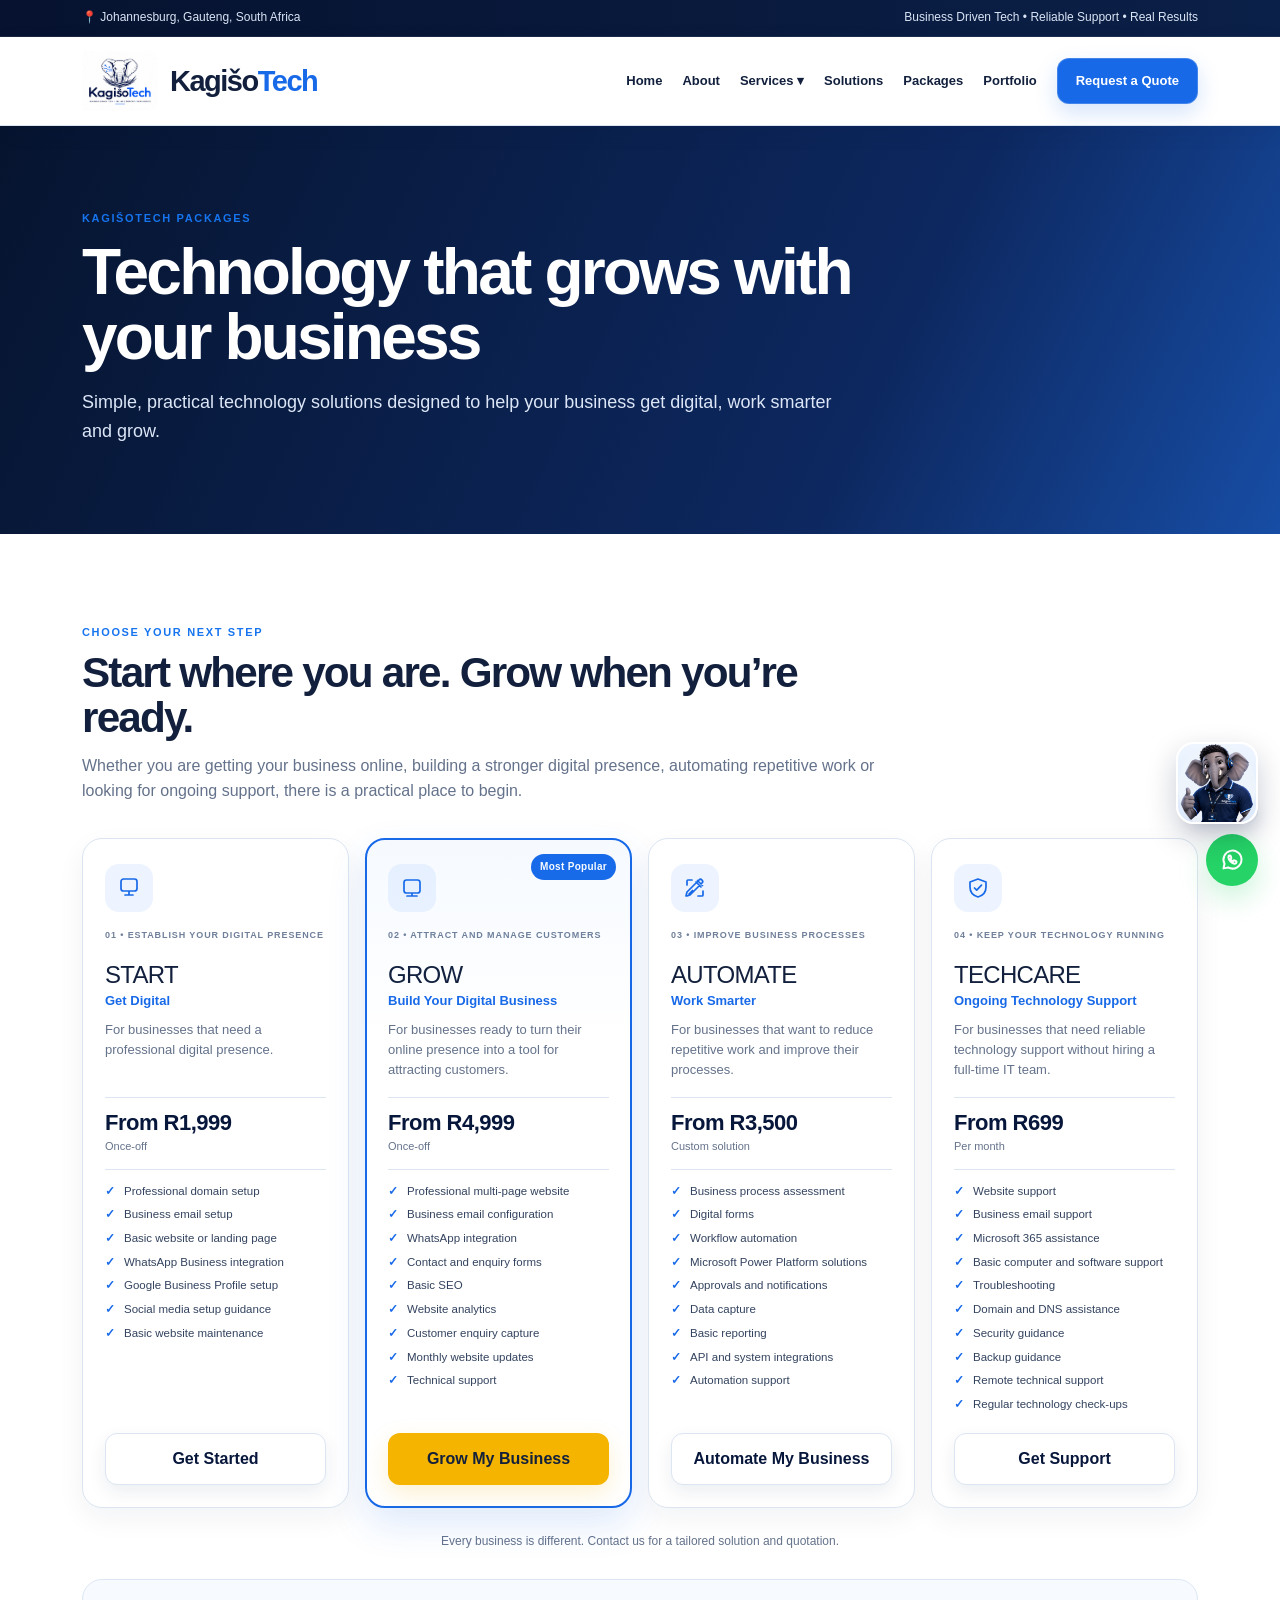
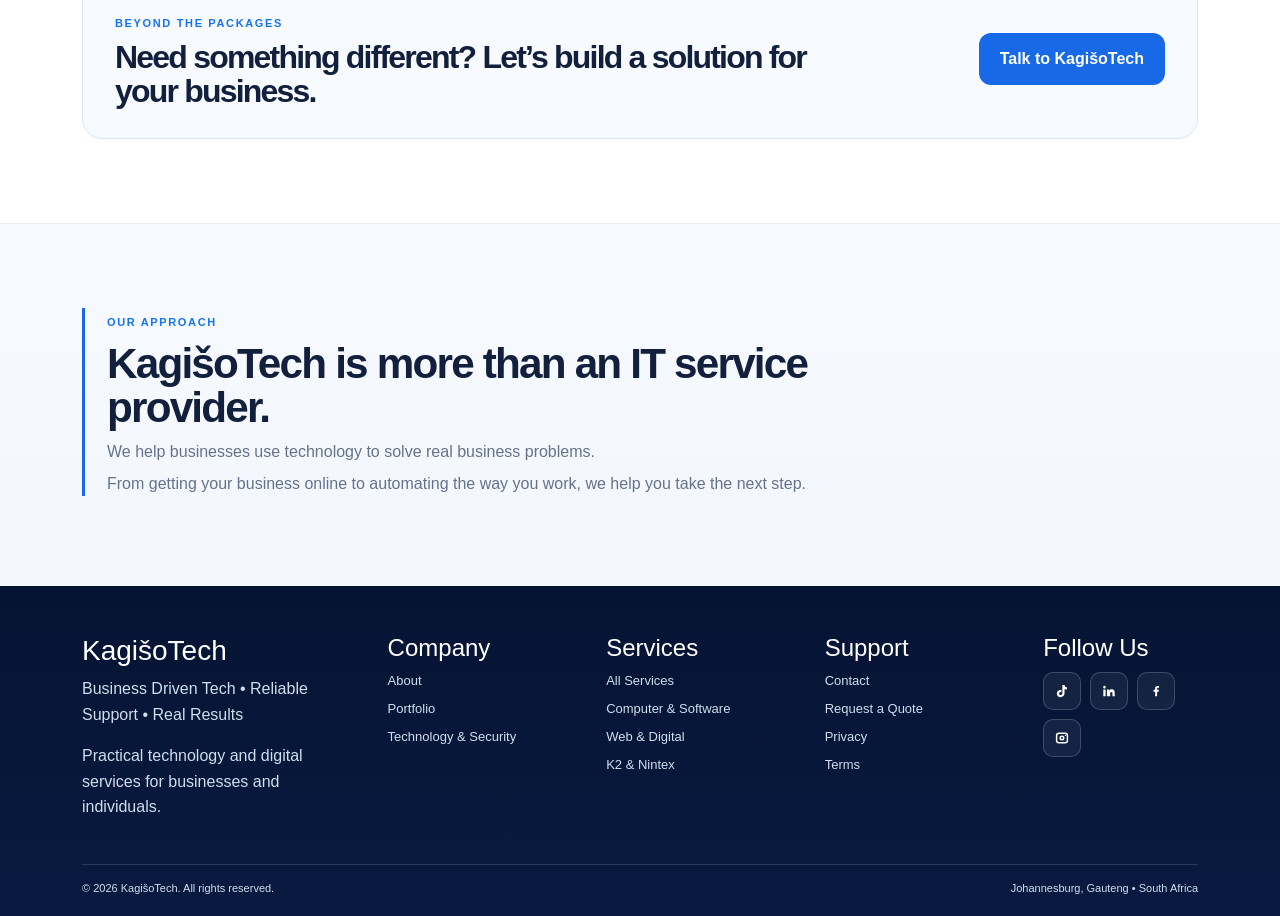
<file: packages.html>
<!doctype html><html lang="en-ZA"><head><meta charset="utf-8"><meta name="viewport" content="width=device-width,initial-scale=1"><meta name="description" content="KagišoTech technology packages for businesses ready to get digital, work smarter and keep their technology running."><link rel="icon" href="assets/kagisotech-logo.jpeg"><link href="https://cdn.jsdelivr.net/npm/bootstrap@5.3.3/dist/css/bootstrap.min.css" rel="stylesheet" integrity="sha384-QWTKZyjpPEjISv5WaRU9OFeRpok6YctnYmDr5pNlyT2bRjXh0JMhjY6hW+ALEwIH" crossorigin="anonymous"><link rel="stylesheet" href="assets/style.css"><title>Packages | KagišoTech</title></head><body>
<div class="top"><div class="container"><span>📍 Johannesburg, Gauteng, South Africa</span><span>Business Driven Tech • Reliable Support • Real Results</span></div></div>
<header class="nav"><div class="container navin"><a class="brand" href="index.html"><img src="assets/kagisotech-logo.jpeg" alt="KagišoTech logo"><b>Kagišo<span class="blue">Tech</span></b></a><button class="menu" aria-label="Open menu">☰</button><nav class="links"><a href="index.html">Home</a><a href="about.html">About</a><div class="drop"><button>Services ▾</button><div class="dropmenu"><a href="services.html#computer">Computer & Software</a><a href="services.html#it">IT & Technical Support</a><a href="services.html#security">Antivirus & Protection</a><a href="services.html#web">Web & Digital Presence</a><a href="services.html#business">Business Digital Support</a><a href="services.html#k2">K2 & Nintex Support</a></div></div><a href="solutions.html">Solutions</a><a href="packages.html" aria-current="page">Packages</a><a href="portfolio.html">Portfolio</a><a class="quote" href="contact.html">Request a Quote</a></nav></div></header>
<main>
<section class="pagehero packages-hero"><div class="container"><span class="eyebrow">KagišoTech Packages</span><h1>Technology that grows with your business</h1><p>Simple, practical technology solutions designed to help your business get digital, work smarter and grow.</p></div></section>
<section class="section packages-section"><div class="container">
  <div class="head package-head"><span class="kicker">Choose your next step</span><h2>Start where you are. Grow when you’re ready.</h2><p>Whether you are getting your business online, building a stronger digital presence, automating repetitive work or looking for ongoing support, there is a practical place to begin.</p></div>
  <div class="package-grid">
    <article class="package-card"><div class="package-icon" aria-hidden="true"><svg viewBox="0 0 24 24"><path d="M4 5.5A2.5 2.5 0 0 1 6.5 3h11A2.5 2.5 0 0 1 20 5.5v7A2.5 2.5 0 0 1 17.5 15h-11A2.5 2.5 0 0 1 4 12.5v-7ZM8 19h8M12 15v4"/></svg></div><span class="package-step">01 • Establish your digital presence</span><h3>START</h3><div class="package-tagline">Get Digital</div><p>For businesses that need a professional digital presence.</p><div class="package-price"><strong>From R1,999</strong><span>Once-off</span></div><ul class="package-list"><li>Professional domain setup</li><li>Business email setup</li><li>Basic website or landing page</li><li>WhatsApp Business integration</li><li>Google Business Profile setup</li><li>Social media setup guidance</li><li>Basic website maintenance</li></ul><a class="btn secondary package-btn" href="contact.html">Get Started</a></article>
    <article class="package-card featured"><div class="popular-badge">Most Popular</div><div class="package-icon" aria-hidden="true"><svg viewBox="0 0 24 24"><path d="M4 6.5A2.5 2.5 0 0 1 6.5 4h11A2.5 2.5 0 0 1 20 6.5v8a2.5 2.5 0 0 1-2.5 2.5h-11A2.5 2.5 0 0 1 4 14.5v-8ZM7 20h10M12 17v3"/></svg></div><span class="package-step">02 • Attract and manage customers</span><h3>GROW</h3><div class="package-tagline">Build Your Digital Business</div><p>For businesses ready to turn their online presence into a tool for attracting customers.</p><div class="package-price"><strong>From R4,999</strong><span>Once-off</span></div><ul class="package-list"><li>Professional multi-page website</li><li>Business email configuration</li><li>WhatsApp integration</li><li>Contact and enquiry forms</li><li>Basic SEO</li><li>Website analytics</li><li>Customer enquiry capture</li><li>Monthly website updates</li><li>Technical support</li></ul><a class="btn gold package-btn" href="contact.html">Grow My Business</a></article>
    <article class="package-card"><div class="package-icon" aria-hidden="true"><svg viewBox="0 0 24 24"><path d="m14.5 4.5 5 5M13 6l5 5M6 18l3.5-3.5M4 20l3-1 12-12a2.12 2.12 0 0 0-3-3L4 16l-1 4h1Z"/><path d="M4 9V5a1 1 0 0 1 1-1h4M20 15v4a1 1 0 0 1-1 1h-4"/></svg></div><span class="package-step">03 • Improve business processes</span><h3>AUTOMATE</h3><div class="package-tagline">Work Smarter</div><p>For businesses that want to reduce repetitive work and improve their processes.</p><div class="package-price"><strong>From R3,500</strong><span>Custom solution</span></div><ul class="package-list"><li>Business process assessment</li><li>Digital forms</li><li>Workflow automation</li><li>Microsoft Power Platform solutions</li><li>Approvals and notifications</li><li>Data capture</li><li>Basic reporting</li><li>API and system integrations</li><li>Automation support</li></ul><a class="btn secondary package-btn" href="contact.html">Automate My Business</a></article>
    <article class="package-card"><div class="package-icon" aria-hidden="true"><svg viewBox="0 0 24 24"><path d="M12 3 20 6v5c0 5-3.4 8.7-8 10-4.6-1.3-8-5-8-10V6l8-3Z"/><path d="m8.5 12 2.2 2.2 4.8-5"/></svg></div><span class="package-step">04 • Keep your technology running</span><h3>TECHCARE</h3><div class="package-tagline">Ongoing Technology Support</div><p>For businesses that need reliable technology support without hiring a full-time IT team.</p><div class="package-price"><strong>From R699</strong><span>Per month</span></div><ul class="package-list"><li>Website support</li><li>Business email support</li><li>Microsoft 365 assistance</li><li>Basic computer and software support</li><li>Troubleshooting</li><li>Domain and DNS assistance</li><li>Security guidance</li><li>Backup guidance</li><li>Remote technical support</li><li>Regular technology check-ups</li></ul><a class="btn secondary package-btn" href="contact.html">Get Support</a></article>
  </div>
  <p class="package-note">Every business is different. Contact us for a tailored solution and quotation.</p>
  <div class="package-cta"><div><span class="kicker">Beyond the packages</span><h2>Need something different? Let’s build a solution for your business.</h2></div><a class="btn primary" href="contact.html">Talk to KagišoTech</a></div>
</div></section>
<section class="section alt package-belief"><div class="container"><div class="belief"><span class="kicker">Our approach</span><h2>KagišoTech is more than an IT service provider.</h2><p>We help businesses use technology to solve real business problems.</p><p>From getting your business online to automating the way you work, we help you take the next step.</p></div></div></section>
</main>
<footer class="footer"><div class="container"><div class="footgrid"><div><h3>KagišoTech</h3><p>Business Driven Tech • Reliable Support • Real Results</p><p>Practical technology and digital services for businesses and individuals.</p></div><div><h4>Company</h4><a href="about.html">About</a><a href="portfolio.html">Portfolio</a><a href="technology.html">Technology & Security</a></div><div><h4>Services</h4><a href="services.html">All Services</a><a href="services.html#computer">Computer & Software</a><a href="services.html#web">Web & Digital</a><a href="services.html#k2">K2 & Nintex</a></div><div><h4>Support</h4><a href="contact.html">Contact</a><a href="contact.html">Request a Quote</a><a href="privacy.html">Privacy</a><a href="terms.html">Terms</a></div><div class="social-footer"><h4>Follow Us</h4><div class="social-links" aria-label="KagišoTech social media links">
<span class="social-icon" aria-label="KagišoTech on TikTok"><svg viewBox="0 0 24 24" aria-hidden="true"><path d="M15.7 3c.4 2.2 1.7 3.6 3.8 3.8v3.1c-1.3 0-2.5-.3-3.7-1v6.6c0 3.7-2.9 5.8-6 5.8-3 0-5.5-2.3-5.5-5.5 0-3.6 3-5.8 6.8-5.3v3.2c-1.9-.5-3.4.4-3.4 2 0 1.3 1 2.4 2.3 2.4 1.4 0 2.5-1 2.5-2.7V3h3.2Z"/></svg></span>
<span class="social-icon" aria-label="KagišoTech on LinkedIn"><svg viewBox="0 0 24 24" aria-hidden="true"><path d="M5.2 8.1A1.9 1.9 0 1 1 5.2 4.3a1.9 1.9 0 0 1 0 3.8ZM3.5 9.7h3.4V20H3.5V9.7Zm5.4 0h3.2v1.4h.1c.4-.8 1.5-1.8 3.7-1.8 4 0 4.7 2.6 4.7 6V20h-3.4v-4.2c0-1 0-2.4-1.6-2.4s-1.8 1.1-1.8 2.3V20H8.9V9.7Z"/></svg></span>
<span class="social-icon" aria-label="KagišoTech on Facebook"><svg viewBox="0 0 24 24" aria-hidden="true"><path d="M13.7 20v-7h2.3l.3-2.8h-2.6V8.4c0-.8.2-1.4 1.4-1.4h1.5V4.5c-.3 0-1.2-.1-2.2-.1-2.2 0-3.7 1.3-3.7 3.8v2H8.2V13h2.5v7h3Z"/></svg></span>
<span class="social-icon" aria-label="KagišoTech on Instagram"><svg viewBox="0 0 24 24" aria-hidden="true"><path d="M7.3 3.8h9.4a4.5 4.5 0 0 1 4.5 4.5v7.4a4.5 4.5 0 0 1-4.5 4.5H7.3a4.5 4.5 0 0 1-4.5-4.5V8.3a4.5 4.5 0 0 1 4.5-4.5Zm0 2.2a2.3 2.3 0 0 0-2.3 2.3v7.4A2.3 2.3 0 0 0 7.3 18h9.4a2.3 2.3 0 0 0 2.3-2.3V8.3A2.3 2.3 0 0 0 16.7 6H7.3Zm9.9 1.1a1 1 0 1 1 0 2 1 1 0 0 1 0-2ZM12 8.2A3.8 3.8 0 1 1 12 15.8a3.8 3.8 0 0 1 0-7.6Zm0 2.2a1.6 1.6 0 1 0 0 3.2 1.6 1.6 0 0 0 0-3.2Z"/></svg></span>
</div></div></div><div class="bottom"><span>© <span data-year></span> KagišoTech. All rights reserved.</span><span>Johannesburg, Gauteng • South Africa</span></div></div></footer><div class="floating-actions" aria-label="Contact options">
<a class="whatsapp" href="https://wa.me/27734722046" target="_blank" rel="noopener" aria-label="Chat with KagišoTech on WhatsApp"><span class="wa-icon" aria-hidden="true"><svg viewBox="0 0 24 24"><path d="M20 11.2a8 8 0 0 1-11.8 7L4 19l.9-4.1A8 8 0 1 1 20 11.2Z"/><path d="M8.6 7.9c.2-.3.4-.3.7-.3h.5c.2 0 .4.1.5.4l.6 1.5c.1.2.1.4-.1.6l-.4.5c-.1.1-.1.3 0 .5.4.7 1 1.2 1.7 1.6.2.1.4.1.5-.1l.5-.6c.1-.2.3-.2.6-.1l1.5.7c.2.1.3.3.3.5v.5c0 .3-.1.5-.3.7-.4.3-.9.5-1.4.5-1.1-.1-2.4-.8-3.5-1.9-1.1-1.1-1.8-2.4-1.9-3.5-.1-.5.1-1 .5-1.4Z"/></svg></span><span class="wa-label">WhatsApp</span></a>
<button class="chat" aria-label="Open KagišoTech Assistant"><img src="assets/kagiso-assistant-mascot.png" alt="KagišoTech Assistant"><span>Chat with us</span></button>
</div>
<div class="chatbox" role="dialog" aria-label="KagišoTech Assistant" aria-modal="false"><div class="chathead"><img src="assets/kagiso-assistant-mascot.png" alt=""><div><b>KagišoTech Assistant</b><small>Quick service guidance</small></div><button class="close" aria-label="Close">×</button></div><div class="messages"><div class="msg bot">Hi there 👋 I’m the KagišoTech Assistant.

I can help you with services, packages, websites, IT support and business technology.

Choose an option below, or type your question.</div></div><div class="quick"><button>What services do you offer?</button><button>I need a website</button><button>My computer is slow</button><button>K2/Nintex support</button><button>Talk on WhatsApp</button></div><div class="chatinput"><input placeholder="Ask a question..." aria-label="Ask a question"><button>Send</button></div></div><script src="assets/script.js"></script></body></html>
</file>
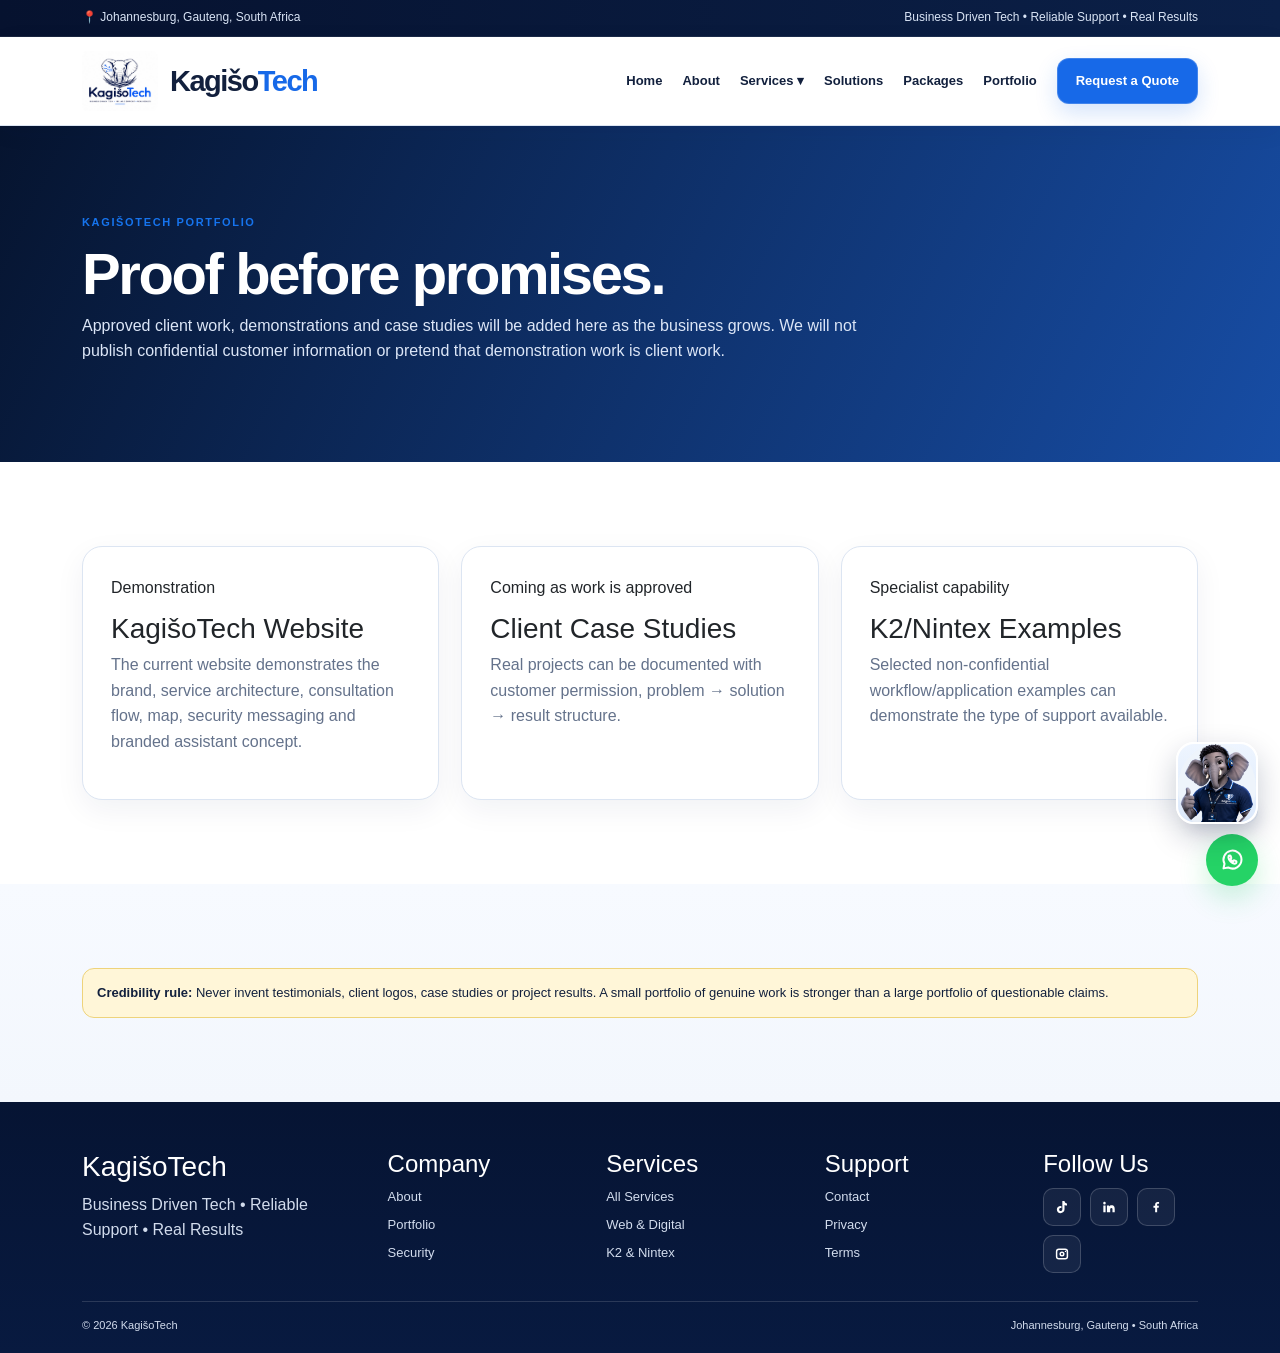
<file: portfolio.html>
<!doctype html><html lang="en-ZA"><head><meta charset="utf-8"><meta name="viewport" content="width=device-width,initial-scale=1"><link rel="icon" href="assets/kagisotech-logo.jpeg"><link href="https://cdn.jsdelivr.net/npm/bootstrap@5.3.3/dist/css/bootstrap.min.css" rel="stylesheet" integrity="sha384-QWTKZyjpPEjISv5WaRU9OFeRpok6YctnYmDr5pNlyT2bRjXh0JMhjY6hW+ALEwIH" crossorigin="anonymous"><link rel="stylesheet" href="assets/style.css"><title>Portfolio | KagišoTech</title></head><body>
<div class="top"><div class="container"><span>📍 Johannesburg, Gauteng, South Africa</span><span>Business Driven Tech • Reliable Support • Real Results</span></div></div><header class="nav"><div class="container navin"><a class="brand" href="index.html"><img src="assets/kagisotech-logo.jpeg" alt="KagišoTech logo"><b>Kagišo<span class="blue">Tech</span></b></a><button class="menu">☰</button><nav class="links"><a href="index.html">Home</a><a href="about.html">About</a><div class="drop"><button>Services ▾</button><div class="dropmenu"><a href="services.html#computer">Computer & Software</a><a href="services.html#it">IT & Technical Support</a><a href="services.html#security">Antivirus & Protection</a><a href="services.html#web">Web & Digital Presence</a><a href="services.html#business">Business Digital Support</a><a href="services.html#k2">K2 & Nintex Support</a></div></div><a href="solutions.html">Solutions</a><a href="packages.html">Packages</a><a href="portfolio.html">Portfolio</a><a class="quote" href="contact.html">Request a Quote</a></nav></div></header>
<main><section class="pagehero"><div class="container"><span class="eyebrow">KagišoTech Portfolio</span><h1>Proof before promises.</h1><p>Approved client work, demonstrations and case studies will be added here as the business grows. We will not publish confidential customer information or pretend that demonstration work is client work.</p></div></section>
<section class="section"><div class="container"><div class="cards"><div class="card"><span class="service-tag">Demonstration</span><h3>KagišoTech Website</h3><p>The current website demonstrates the brand, service architecture, consultation flow, map, security messaging and branded assistant concept.</p></div><div class="card"><span class="service-tag">Coming as work is approved</span><h3>Client Case Studies</h3><p>Real projects can be documented with customer permission, problem → solution → result structure.</p></div><div class="card"><span class="service-tag">Specialist capability</span><h3>K2/Nintex Examples</h3><p>Selected non-confidential workflow/application examples can demonstrate the type of support available.</p></div></div></div></section>
<section class="section alt"><div class="container"><div class="notice"><strong>Credibility rule:</strong> Never invent testimonials, client logos, case studies or project results. A small portfolio of genuine work is stronger than a large portfolio of questionable claims.</div></div></section></main>
<footer class="footer"><div class="container"><div class="footgrid"><div><h3>KagišoTech</h3><p>Business Driven Tech • Reliable Support • Real Results</p></div><div><h4>Company</h4><a href="about.html">About</a><a href="portfolio.html">Portfolio</a><a href="technology.html">Security</a></div><div><h4>Services</h4><a href="services.html">All Services</a><a href="services.html#web">Web & Digital</a><a href="services.html#k2">K2 & Nintex</a></div><div><h4>Support</h4><a href="contact.html">Contact</a><a href="privacy.html">Privacy</a><a href="terms.html">Terms</a></div><div class="social-footer"><h4>Follow Us</h4><div class="social-links" aria-label="KagišoTech social media links">
<span class="social-icon" aria-label="KagišoTech on TikTok"><svg viewBox="0 0 24 24" aria-hidden="true"><path d="M15.7 3c.4 2.2 1.7 3.6 3.8 3.8v3.1c-1.3 0-2.5-.3-3.7-1v6.6c0 3.7-2.9 5.8-6 5.8-3 0-5.5-2.3-5.5-5.5 0-3.6 3-5.8 6.8-5.3v3.2c-1.9-.5-3.4.4-3.4 2 0 1.3 1 2.4 2.3 2.4 1.4 0 2.5-1 2.5-2.7V3h3.2Z"/></svg></span>
<span class="social-icon" aria-label="KagišoTech on LinkedIn"><svg viewBox="0 0 24 24" aria-hidden="true"><path d="M5.2 8.1A1.9 1.9 0 1 1 5.2 4.3a1.9 1.9 0 0 1 0 3.8ZM3.5 9.7h3.4V20H3.5V9.7Zm5.4 0h3.2v1.4h.1c.4-.8 1.5-1.8 3.7-1.8 4 0 4.7 2.6 4.7 6V20h-3.4v-4.2c0-1 0-2.4-1.6-2.4s-1.8 1.1-1.8 2.3V20H8.9V9.7Z"/></svg></span>
<span class="social-icon" aria-label="KagišoTech on Facebook"><svg viewBox="0 0 24 24" aria-hidden="true"><path d="M13.7 20v-7h2.3l.3-2.8h-2.6V8.4c0-.8.2-1.4 1.4-1.4h1.5V4.5c-.3 0-1.2-.1-2.2-.1-2.2 0-3.7 1.3-3.7 3.8v2H8.2V13h2.5v7h3Z"/></svg></span>
<span class="social-icon" aria-label="KagišoTech on Instagram"><svg viewBox="0 0 24 24" aria-hidden="true"><path d="M7.3 3.8h9.4a4.5 4.5 0 0 1 4.5 4.5v7.4a4.5 4.5 0 0 1-4.5 4.5H7.3a4.5 4.5 0 0 1-4.5-4.5V8.3a4.5 4.5 0 0 1 4.5-4.5Zm0 2.2a2.3 2.3 0 0 0-2.3 2.3v7.4A2.3 2.3 0 0 0 7.3 18h9.4a2.3 2.3 0 0 0 2.3-2.3V8.3A2.3 2.3 0 0 0 16.7 6H7.3Zm9.9 1.1a1 1 0 1 1 0 2 1 1 0 0 1 0-2ZM12 8.2A3.8 3.8 0 1 1 12 15.8a3.8 3.8 0 0 1 0-7.6Zm0 2.2a1.6 1.6 0 1 0 0 3.2 1.6 1.6 0 0 0 0-3.2Z"/></svg></span>
</div></div></div><div class="bottom"><span>© <span data-year></span> KagišoTech</span><span>Johannesburg, Gauteng • South Africa</span></div></div></footer><div class="floating-actions" aria-label="Contact options">
<a class="whatsapp" href="https://wa.me/27734722046" target="_blank" rel="noopener" aria-label="Chat with KagišoTech on WhatsApp"><span class="wa-icon" aria-hidden="true"><svg viewBox="0 0 24 24"><path d="M20 11.2a8 8 0 0 1-11.8 7L4 19l.9-4.1A8 8 0 1 1 20 11.2Z"/><path d="M8.6 7.9c.2-.3.4-.3.7-.3h.5c.2 0 .4.1.5.4l.6 1.5c.1.2.1.4-.1.6l-.4.5c-.1.1-.1.3 0 .5.4.7 1 1.2 1.7 1.6.2.1.4.1.5-.1l.5-.6c.1-.2.3-.2.6-.1l1.5.7c.2.1.3.3.3.5v.5c0 .3-.1.5-.3.7-.4.3-.9.5-1.4.5-1.1-.1-2.4-.8-3.5-1.9-1.1-1.1-1.8-2.4-1.9-3.5-.1-.5.1-1 .5-1.4Z"/></svg></span><span class="wa-label">WhatsApp</span></a>
<button class="chat" aria-label="Open KagišoTech Assistant"><img src="assets/kagiso-assistant-mascot.png" alt="KagišoTech Assistant"><span>Chat with us</span></button>
</div>
<div class="chatbox" role="dialog" aria-label="KagišoTech Assistant" aria-modal="false"><div class="chathead"><img src="assets/kagiso-assistant-mascot.png" alt=""><div><b>KagišoTech Assistant</b><small>Quick service guidance</small></div><button class="close" aria-label="Close">×</button></div><div class="messages"><div class="msg bot">Hi there 👋 I’m the KagišoTech Assistant.

I can help you with services, packages, websites, IT support and business technology.

Choose an option below, or type your question.</div></div><div class="quick"><button>What services do you offer?</button><button>I need a website</button><button>My computer is slow</button><button>K2/Nintex support</button><button>Talk on WhatsApp</button></div><div class="chatinput"><input placeholder="Ask a question..." aria-label="Ask a question"><button>Send</button></div></div><script src="assets/script.js"></script></body></html>
</file>
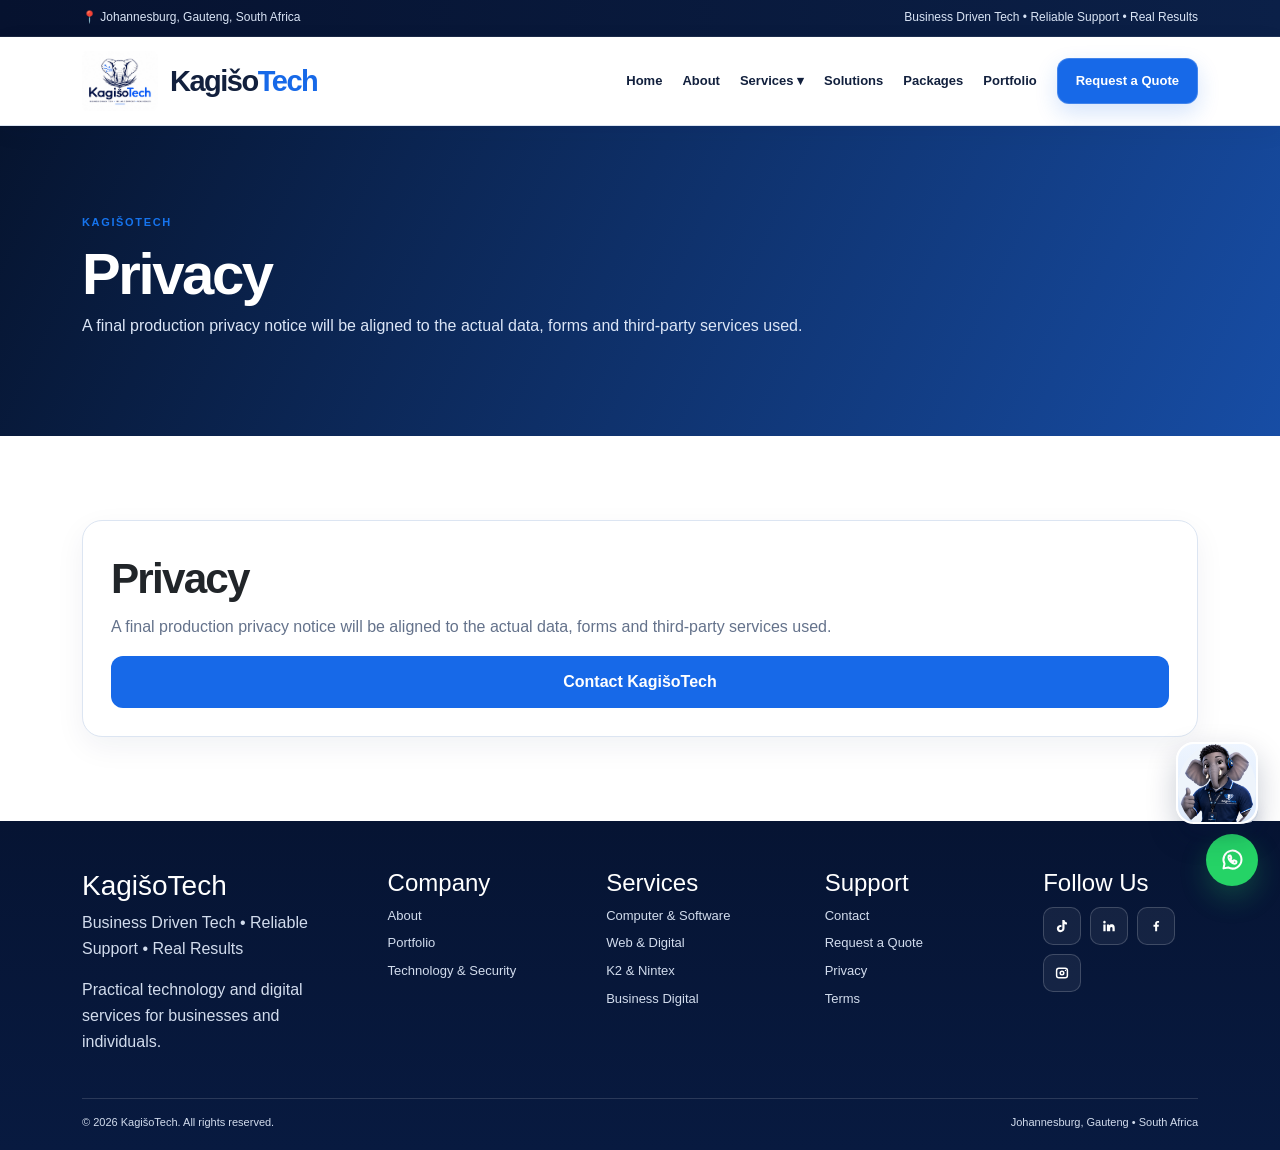
<file: privacy.html>
<!doctype html><html lang="en-ZA"><head><meta charset="utf-8"><meta name="viewport" content="width=device-width,initial-scale=1"><link rel="icon" href="assets/kagisotech-logo.jpeg"><link href="https://cdn.jsdelivr.net/npm/bootstrap@5.3.3/dist/css/bootstrap.min.css" rel="stylesheet" integrity="sha384-QWTKZyjpPEjISv5WaRU9OFeRpok6YctnYmDr5pNlyT2bRjXh0JMhjY6hW+ALEwIH" crossorigin="anonymous"><link rel="stylesheet" href="assets/style.css"><title>Privacy | KagišoTech</title></head><body><div class="top"><div class="container"><span>📍 Johannesburg, Gauteng, South Africa</span><span>Business Driven Tech • Reliable Support • Real Results</span></div></div><header class="nav"><div class="container navin"><a class="brand" href="index.html"><img src="assets/kagisotech-logo.jpeg" alt="KagišoTech elephant logo"><b>Kagišo<span class="blue">Tech</span></b></a><button class="menu">☰</button><nav class="links"><a href="index.html">Home</a><a href="about.html">About</a><div class="drop"><button>Services ▾</button><div class="dropmenu"><a href="services.html#computer">Computer & Software</a><a href="services.html#it">IT & Technical Support</a><a href="services.html#security">Antivirus & Protection</a><a href="services.html#web">Web & Digital Presence</a><a href="services.html#business">Business Digital Support</a><a href="services.html#k2">K2 & Nintex Support</a><a href="services.html#cloud">Cloud & Emerging Technology</a></div></div><a href="solutions.html">Solutions</a><a href="packages.html">Packages</a><a href="portfolio.html">Portfolio</a><a class="quote" href="contact.html">Request a Quote</a></nav></div></header><main><section class="pagehero"><div class="container"><span class="eyebrow">KagišoTech</span><h1>Privacy</h1><p>A final production privacy notice will be aligned to the actual data, forms and third-party services used.</p></div></section><section class="section"><div class="container"><div class="card"><h2>Privacy</h2><p>A final production privacy notice will be aligned to the actual data, forms and third-party services used.</p><a class="btn primary" href="contact.html">Contact KagišoTech</a></div></div></section></main><footer class="footer"><div class="container"><div class="footgrid"><div><h3>KagišoTech</h3><p>Business Driven Tech • Reliable Support • Real Results</p><p>Practical technology and digital services for businesses and individuals.</p></div><div><h4>Company</h4><a href="about.html">About</a><a href="portfolio.html">Portfolio</a><a href="technology.html">Technology & Security</a></div><div><h4>Services</h4><a href="services.html#computer">Computer & Software</a><a href="services.html#web">Web & Digital</a><a href="services.html#k2">K2 & Nintex</a><a href="services.html#business">Business Digital</a></div><div><h4>Support</h4><a href="contact.html">Contact</a><a href="contact.html">Request a Quote</a><a href="privacy.html">Privacy</a><a href="terms.html">Terms</a></div><div class="social-footer"><h4>Follow Us</h4><div class="social-links" aria-label="KagišoTech social media links">
<span class="social-icon" aria-label="KagišoTech on TikTok"><svg viewBox="0 0 24 24" aria-hidden="true"><path d="M15.7 3c.4 2.2 1.7 3.6 3.8 3.8v3.1c-1.3 0-2.5-.3-3.7-1v6.6c0 3.7-2.9 5.8-6 5.8-3 0-5.5-2.3-5.5-5.5 0-3.6 3-5.8 6.8-5.3v3.2c-1.9-.5-3.4.4-3.4 2 0 1.3 1 2.4 2.3 2.4 1.4 0 2.5-1 2.5-2.7V3h3.2Z"/></svg></span>
<span class="social-icon" aria-label="KagišoTech on LinkedIn"><svg viewBox="0 0 24 24" aria-hidden="true"><path d="M5.2 8.1A1.9 1.9 0 1 1 5.2 4.3a1.9 1.9 0 0 1 0 3.8ZM3.5 9.7h3.4V20H3.5V9.7Zm5.4 0h3.2v1.4h.1c.4-.8 1.5-1.8 3.7-1.8 4 0 4.7 2.6 4.7 6V20h-3.4v-4.2c0-1 0-2.4-1.6-2.4s-1.8 1.1-1.8 2.3V20H8.9V9.7Z"/></svg></span>
<span class="social-icon" aria-label="KagišoTech on Facebook"><svg viewBox="0 0 24 24" aria-hidden="true"><path d="M13.7 20v-7h2.3l.3-2.8h-2.6V8.4c0-.8.2-1.4 1.4-1.4h1.5V4.5c-.3 0-1.2-.1-2.2-.1-2.2 0-3.7 1.3-3.7 3.8v2H8.2V13h2.5v7h3Z"/></svg></span>
<span class="social-icon" aria-label="KagišoTech on Instagram"><svg viewBox="0 0 24 24" aria-hidden="true"><path d="M7.3 3.8h9.4a4.5 4.5 0 0 1 4.5 4.5v7.4a4.5 4.5 0 0 1-4.5 4.5H7.3a4.5 4.5 0 0 1-4.5-4.5V8.3a4.5 4.5 0 0 1 4.5-4.5Zm0 2.2a2.3 2.3 0 0 0-2.3 2.3v7.4A2.3 2.3 0 0 0 7.3 18h9.4a2.3 2.3 0 0 0 2.3-2.3V8.3A2.3 2.3 0 0 0 16.7 6H7.3Zm9.9 1.1a1 1 0 1 1 0 2 1 1 0 0 1 0-2ZM12 8.2A3.8 3.8 0 1 1 12 15.8a3.8 3.8 0 0 1 0-7.6Zm0 2.2a1.6 1.6 0 1 0 0 3.2 1.6 1.6 0 0 0 0-3.2Z"/></svg></span>
</div></div></div><div class="bottom"><span>© <span data-year></span> KagišoTech. All rights reserved.</span><span>Johannesburg, Gauteng • South Africa</span></div></div></footer><div class="floating-actions" aria-label="Contact options">
<a class="whatsapp" href="https://wa.me/27734722046" target="_blank" rel="noopener" aria-label="Chat with KagišoTech on WhatsApp"><span class="wa-icon" aria-hidden="true"><svg viewBox="0 0 24 24"><path d="M20 11.2a8 8 0 0 1-11.8 7L4 19l.9-4.1A8 8 0 1 1 20 11.2Z"/><path d="M8.6 7.9c.2-.3.4-.3.7-.3h.5c.2 0 .4.1.5.4l.6 1.5c.1.2.1.4-.1.6l-.4.5c-.1.1-.1.3 0 .5.4.7 1 1.2 1.7 1.6.2.1.4.1.5-.1l.5-.6c.1-.2.3-.2.6-.1l1.5.7c.2.1.3.3.3.5v.5c0 .3-.1.5-.3.7-.4.3-.9.5-1.4.5-1.1-.1-2.4-.8-3.5-1.9-1.1-1.1-1.8-2.4-1.9-3.5-.1-.5.1-1 .5-1.4Z"/></svg></span><span class="wa-label">WhatsApp</span></a>
<button class="chat" aria-label="Open KagišoTech Assistant"><img src="assets/kagiso-assistant-mascot.png" alt="KagišoTech Assistant"><span>Chat with us</span></button>
</div>
<div class="chatbox" role="dialog" aria-label="KagišoTech Assistant" aria-modal="false"><div class="chathead"><img src="assets/kagiso-assistant-mascot.png" alt=""><div><b>KagišoTech Assistant</b><small>Quick service guidance</small></div><button class="close" aria-label="Close">×</button></div><div class="messages"><div class="msg bot">Hi there 👋 I’m the KagišoTech Assistant.

I can help you with services, packages, websites, IT support and business technology.

Choose an option below, or type your question.</div></div><div class="quick"><button>What services do you offer?</button><button>I need a website</button><button>My computer is slow</button><button>K2/Nintex support</button><button>Talk on WhatsApp</button></div><div class="chatinput"><input placeholder="Ask a question..." aria-label="Ask a question"><button>Send</button></div></div><script src="assets/script.js"></script></body></html>
</file>
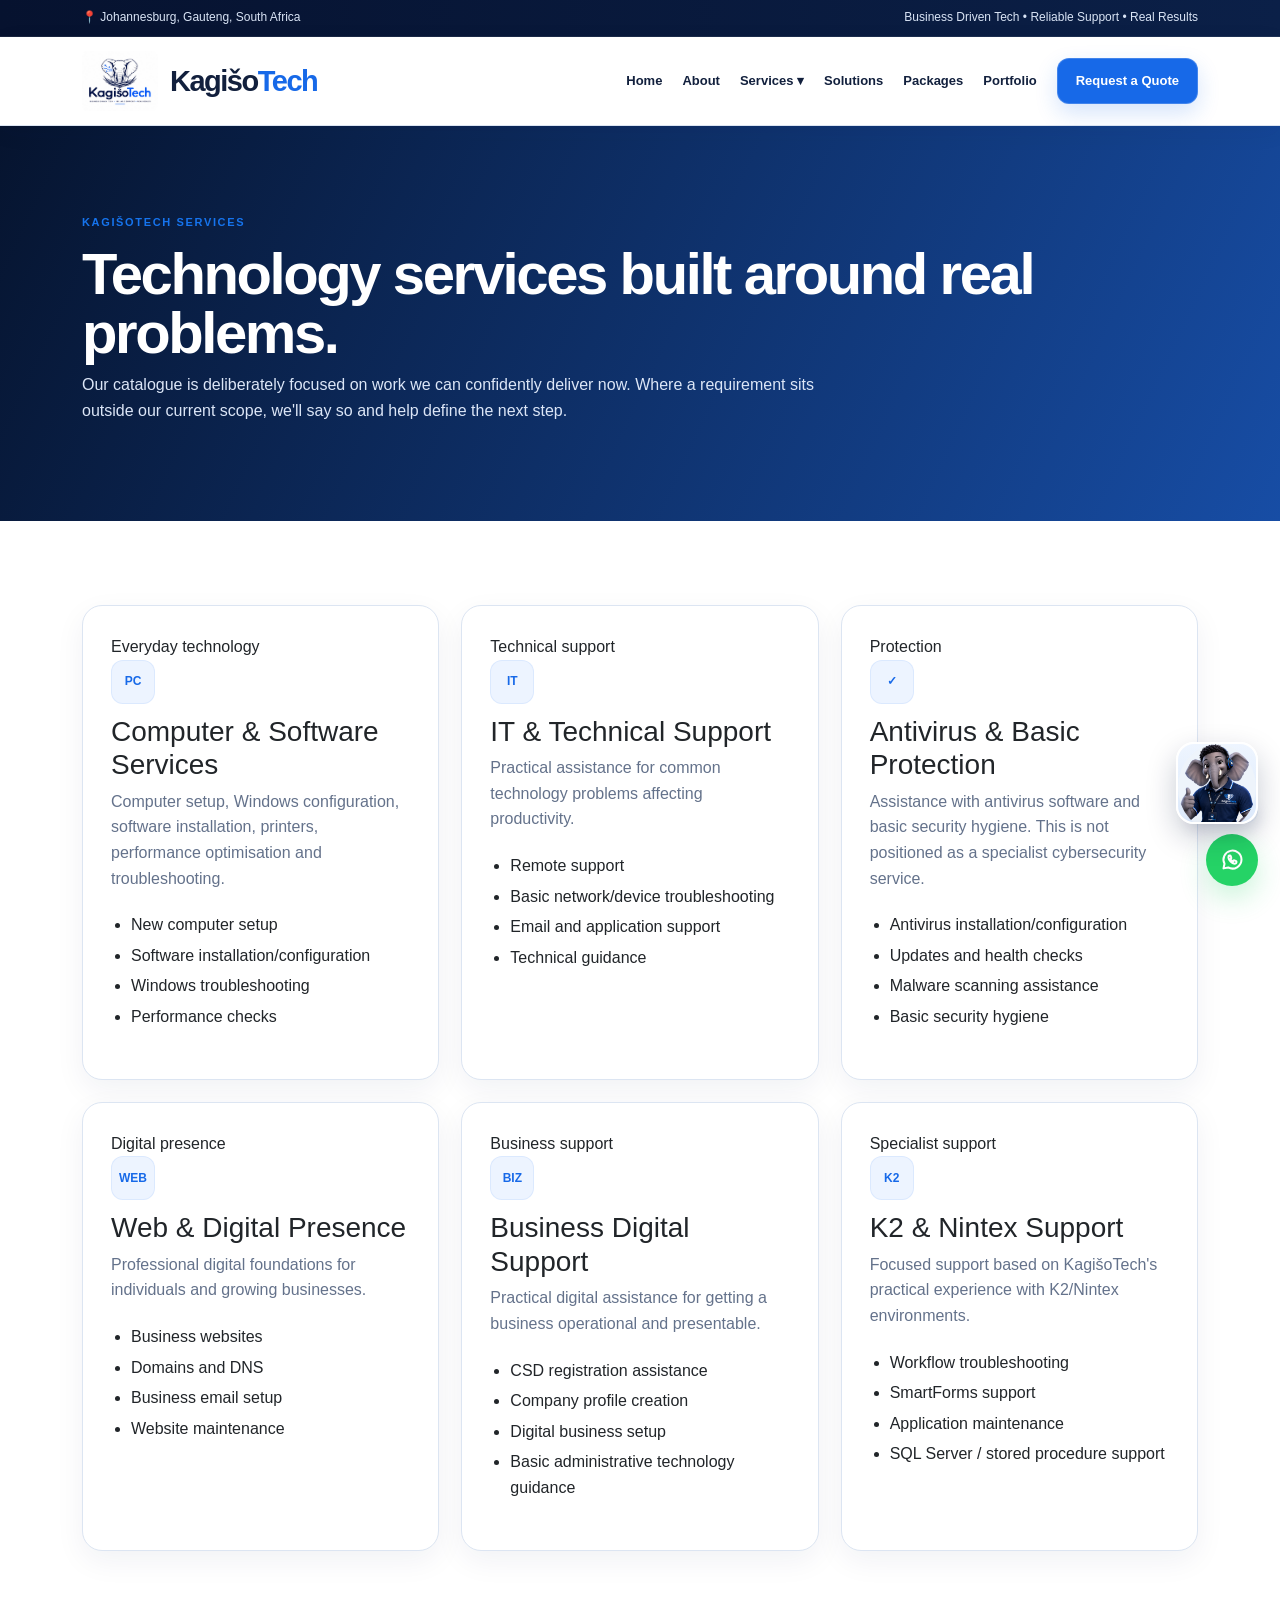
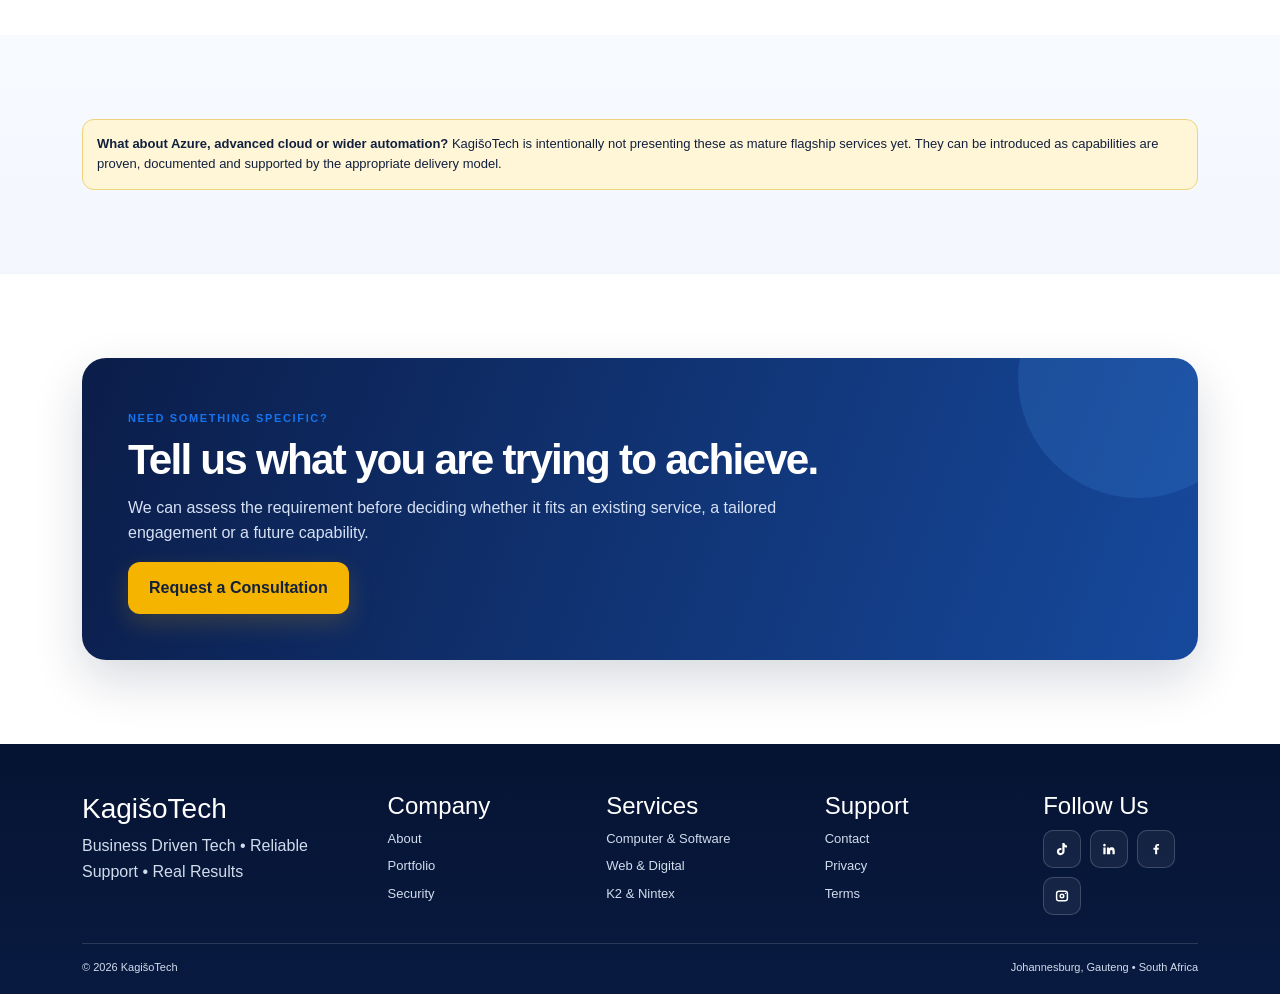
<file: services.html>
<!doctype html><html lang="en-ZA"><head><meta charset="utf-8"><meta name="viewport" content="width=device-width,initial-scale=1"><link rel="icon" href="assets/kagisotech-logo.jpeg"><link href="https://cdn.jsdelivr.net/npm/bootstrap@5.3.3/dist/css/bootstrap.min.css" rel="stylesheet" integrity="sha384-QWTKZyjpPEjISv5WaRU9OFeRpok6YctnYmDr5pNlyT2bRjXh0JMhjY6hW+ALEwIH" crossorigin="anonymous"><link rel="stylesheet" href="assets/style.css"><title>Services | KagišoTech</title></head><body>
<div class="top"><div class="container"><span>📍 Johannesburg, Gauteng, South Africa</span><span>Business Driven Tech • Reliable Support • Real Results</span></div></div><header class="nav"><div class="container navin"><a class="brand" href="index.html"><img src="assets/kagisotech-logo.jpeg" alt="KagišoTech logo"><b>Kagišo<span class="blue">Tech</span></b></a><button class="menu">☰</button><nav class="links"><a href="index.html">Home</a><a href="about.html">About</a><div class="drop"><button>Services ▾</button><div class="dropmenu"><a href="#computer">Computer & Software</a><a href="#it">IT & Technical Support</a><a href="#security">Antivirus & Protection</a><a href="#web">Web & Digital Presence</a><a href="#business">Business Digital Support</a><a href="#k2">K2 & Nintex Support</a></div></div><a href="solutions.html">Solutions</a><a href="packages.html">Packages</a><a href="portfolio.html">Portfolio</a><a class="quote" href="contact.html">Request a Quote</a></nav></div></header>
<main><section class="pagehero"><div class="container"><span class="eyebrow">KagišoTech Services</span><h1>Technology services built around real problems.</h1><p>Our catalogue is deliberately focused on work we can confidently deliver now. Where a requirement sits outside our current scope, we'll say so and help define the next step.</p></div></section>
<section class="section"><div class="container"><div class="cards">
<div class="card" id="computer"><span class="service-tag">Everyday technology</span><div class="ico">PC</div><h3>Computer & Software Services</h3><p>Computer setup, Windows configuration, software installation, printers, performance optimisation and troubleshooting.</p><ul class="list"><li>New computer setup</li><li>Software installation/configuration</li><li>Windows troubleshooting</li><li>Performance checks</li></ul></div>
<div class="card" id="it"><span class="service-tag">Technical support</span><div class="ico">IT</div><h3>IT & Technical Support</h3><p>Practical assistance for common technology problems affecting productivity.</p><ul class="list"><li>Remote support</li><li>Basic network/device troubleshooting</li><li>Email and application support</li><li>Technical guidance</li></ul></div>
<div class="card" id="security"><span class="service-tag">Protection</span><div class="ico">✓</div><h3>Antivirus & Basic Protection</h3><p>Assistance with antivirus software and basic security hygiene. This is not positioned as a specialist cybersecurity service.</p><ul class="list"><li>Antivirus installation/configuration</li><li>Updates and health checks</li><li>Malware scanning assistance</li><li>Basic security hygiene</li></ul></div>
<div class="card" id="web"><span class="service-tag">Digital presence</span><div class="ico">WEB</div><h3>Web & Digital Presence</h3><p>Professional digital foundations for individuals and growing businesses.</p><ul class="list"><li>Business websites</li><li>Domains and DNS</li><li>Business email setup</li><li>Website maintenance</li></ul></div>
<div class="card" id="business"><span class="service-tag">Business support</span><div class="ico">BIZ</div><h3>Business Digital Support</h3><p>Practical digital assistance for getting a business operational and presentable.</p><ul class="list"><li>CSD registration assistance</li><li>Company profile creation</li><li>Digital business setup</li><li>Basic administrative technology guidance</li></ul></div>
<div class="card" id="k2"><span class="service-tag">Specialist support</span><div class="ico">K2</div><h3>K2 & Nintex Support</h3><p>Focused support based on KagišoTech's practical experience with K2/Nintex environments.</p><ul class="list"><li>Workflow troubleshooting</li><li>SmartForms support</li><li>Application maintenance</li><li>SQL Server / stored procedure support</li></ul></div>
</div></div></section>
<section class="section alt"><div class="container"><div class="notice"><strong>What about Azure, advanced cloud or wider automation?</strong> KagišoTech is intentionally not presenting these as mature flagship services yet. They can be introduced as capabilities are proven, documented and supported by the appropriate delivery model.</div></div></section>
<section class="section"><div class="container"><div class="cta"><span class="kicker">Need something specific?</span><h2>Tell us what you are trying to achieve.</h2><p>We can assess the requirement before deciding whether it fits an existing service, a tailored engagement or a future capability.</p><a class="btn gold" href="contact.html">Request a Consultation</a></div></div></section></main>
<footer class="footer"><div class="container"><div class="footgrid"><div><h3>KagišoTech</h3><p>Business Driven Tech • Reliable Support • Real Results</p></div><div><h4>Company</h4><a href="about.html">About</a><a href="portfolio.html">Portfolio</a><a href="technology.html">Security</a></div><div><h4>Services</h4><a href="#computer">Computer & Software</a><a href="#web">Web & Digital</a><a href="#k2">K2 & Nintex</a></div><div><h4>Support</h4><a href="contact.html">Contact</a><a href="privacy.html">Privacy</a><a href="terms.html">Terms</a></div><div class="social-footer"><h4>Follow Us</h4><div class="social-links" aria-label="KagišoTech social media links">
<span class="social-icon" aria-label="KagišoTech on TikTok"><svg viewBox="0 0 24 24" aria-hidden="true"><path d="M15.7 3c.4 2.2 1.7 3.6 3.8 3.8v3.1c-1.3 0-2.5-.3-3.7-1v6.6c0 3.7-2.9 5.8-6 5.8-3 0-5.5-2.3-5.5-5.5 0-3.6 3-5.8 6.8-5.3v3.2c-1.9-.5-3.4.4-3.4 2 0 1.3 1 2.4 2.3 2.4 1.4 0 2.5-1 2.5-2.7V3h3.2Z"/></svg></span>
<span class="social-icon" aria-label="KagišoTech on LinkedIn"><svg viewBox="0 0 24 24" aria-hidden="true"><path d="M5.2 8.1A1.9 1.9 0 1 1 5.2 4.3a1.9 1.9 0 0 1 0 3.8ZM3.5 9.7h3.4V20H3.5V9.7Zm5.4 0h3.2v1.4h.1c.4-.8 1.5-1.8 3.7-1.8 4 0 4.7 2.6 4.7 6V20h-3.4v-4.2c0-1 0-2.4-1.6-2.4s-1.8 1.1-1.8 2.3V20H8.9V9.7Z"/></svg></span>
<span class="social-icon" aria-label="KagišoTech on Facebook"><svg viewBox="0 0 24 24" aria-hidden="true"><path d="M13.7 20v-7h2.3l.3-2.8h-2.6V8.4c0-.8.2-1.4 1.4-1.4h1.5V4.5c-.3 0-1.2-.1-2.2-.1-2.2 0-3.7 1.3-3.7 3.8v2H8.2V13h2.5v7h3Z"/></svg></span>
<span class="social-icon" aria-label="KagišoTech on Instagram"><svg viewBox="0 0 24 24" aria-hidden="true"><path d="M7.3 3.8h9.4a4.5 4.5 0 0 1 4.5 4.5v7.4a4.5 4.5 0 0 1-4.5 4.5H7.3a4.5 4.5 0 0 1-4.5-4.5V8.3a4.5 4.5 0 0 1 4.5-4.5Zm0 2.2a2.3 2.3 0 0 0-2.3 2.3v7.4A2.3 2.3 0 0 0 7.3 18h9.4a2.3 2.3 0 0 0 2.3-2.3V8.3A2.3 2.3 0 0 0 16.7 6H7.3Zm9.9 1.1a1 1 0 1 1 0 2 1 1 0 0 1 0-2ZM12 8.2A3.8 3.8 0 1 1 12 15.8a3.8 3.8 0 0 1 0-7.6Zm0 2.2a1.6 1.6 0 1 0 0 3.2 1.6 1.6 0 0 0 0-3.2Z"/></svg></span>
</div></div></div><div class="bottom"><span>© <span data-year></span> KagišoTech</span><span>Johannesburg, Gauteng • South Africa</span></div></div></footer><div class="floating-actions" aria-label="Contact options">
<a class="whatsapp" href="https://wa.me/27734722046" target="_blank" rel="noopener" aria-label="Chat with KagišoTech on WhatsApp"><span class="wa-icon" aria-hidden="true"><svg viewBox="0 0 24 24"><path d="M20 11.2a8 8 0 0 1-11.8 7L4 19l.9-4.1A8 8 0 1 1 20 11.2Z"/><path d="M8.6 7.9c.2-.3.4-.3.7-.3h.5c.2 0 .4.1.5.4l.6 1.5c.1.2.1.4-.1.6l-.4.5c-.1.1-.1.3 0 .5.4.7 1 1.2 1.7 1.6.2.1.4.1.5-.1l.5-.6c.1-.2.3-.2.6-.1l1.5.7c.2.1.3.3.3.5v.5c0 .3-.1.5-.3.7-.4.3-.9.5-1.4.5-1.1-.1-2.4-.8-3.5-1.9-1.1-1.1-1.8-2.4-1.9-3.5-.1-.5.1-1 .5-1.4Z"/></svg></span><span class="wa-label">WhatsApp</span></a>
<button class="chat" aria-label="Open KagišoTech Assistant"><img src="assets/kagiso-assistant-mascot.png" alt="KagišoTech Assistant"><span>Chat with us</span></button>
</div>
<div class="chatbox" role="dialog" aria-label="KagišoTech Assistant" aria-modal="false"><div class="chathead"><img src="assets/kagiso-assistant-mascot.png" alt=""><div><b>KagišoTech Assistant</b><small>Quick service guidance</small></div><button class="close" aria-label="Close">×</button></div><div class="messages"><div class="msg bot">Hi there 👋 I’m the KagišoTech Assistant.

I can help you with services, packages, websites, IT support and business technology.

Choose an option below, or type your question.</div></div><div class="quick"><button>What services do you offer?</button><button>I need a website</button><button>My computer is slow</button><button>K2/Nintex support</button><button>Talk on WhatsApp</button></div><div class="chatinput"><input placeholder="Ask a question..." aria-label="Ask a question"><button>Send</button></div></div><script src="assets/script.js"></script></body></html>
</file>
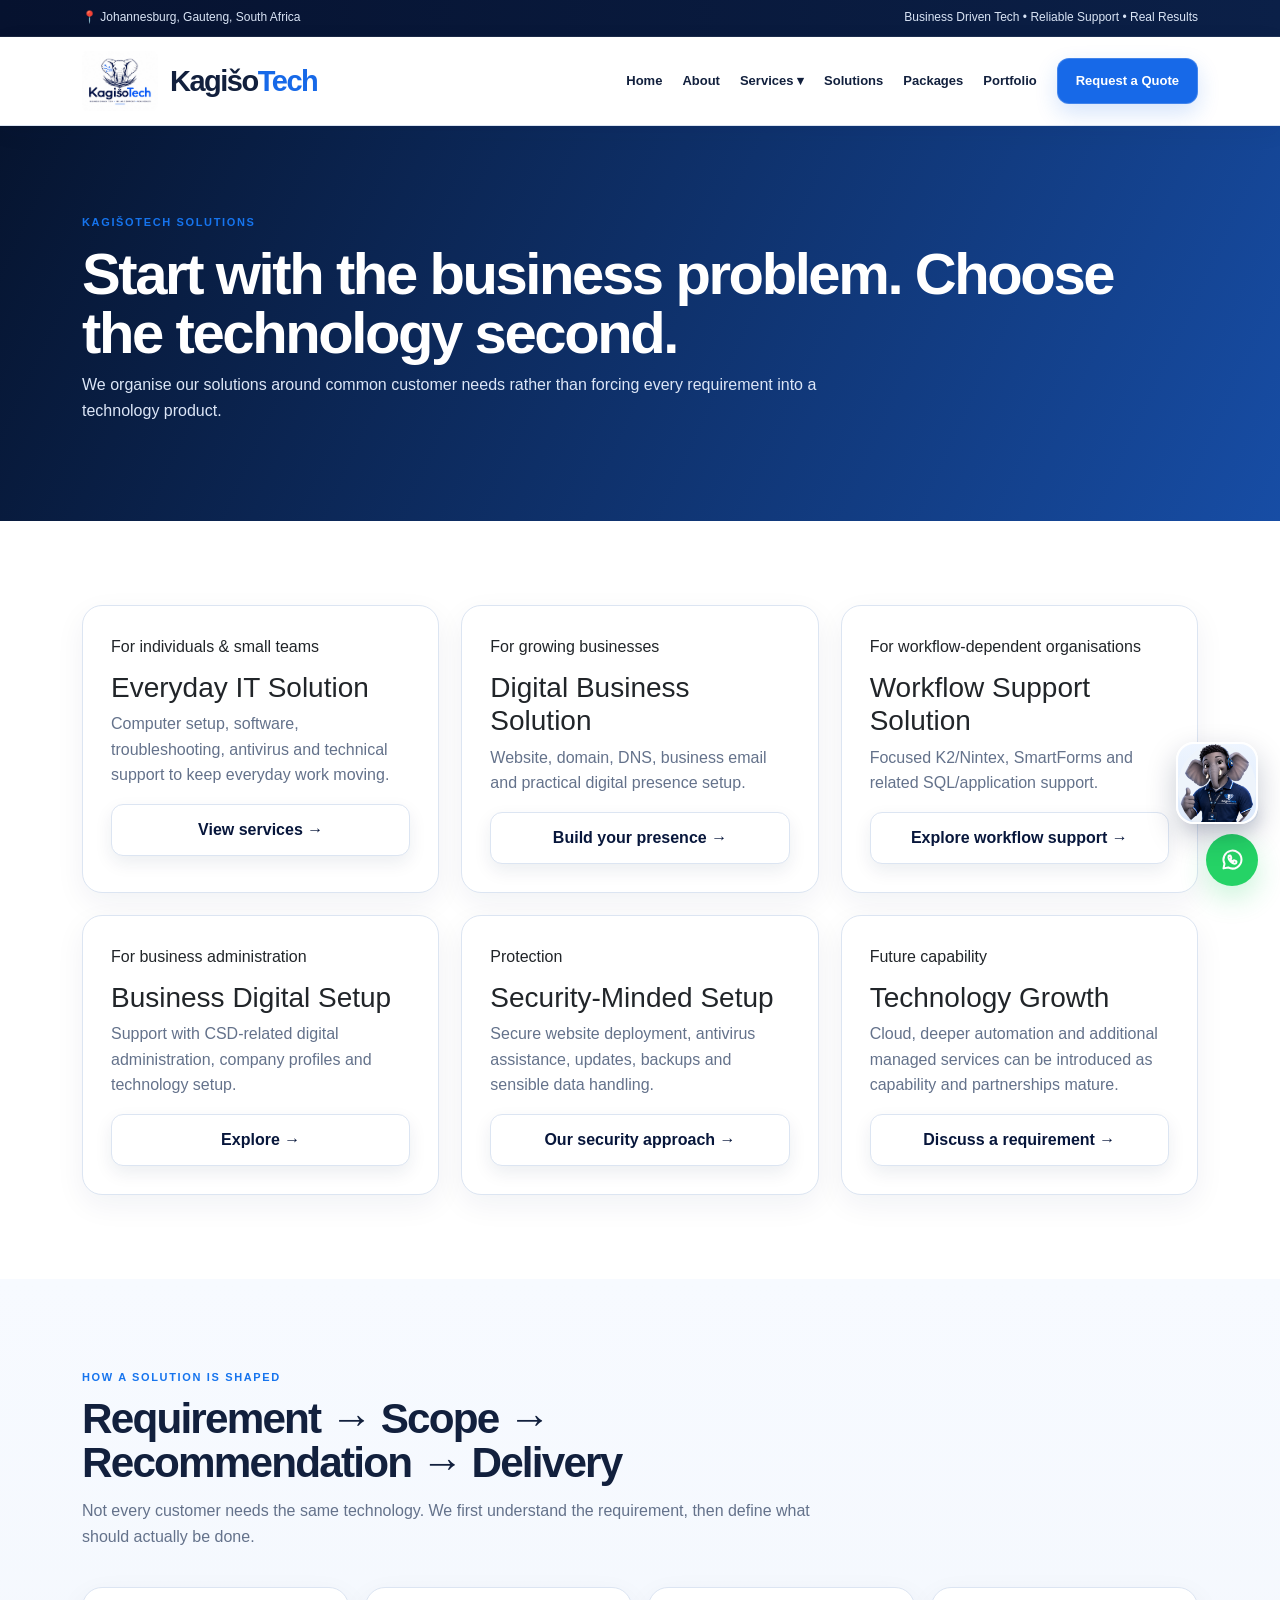
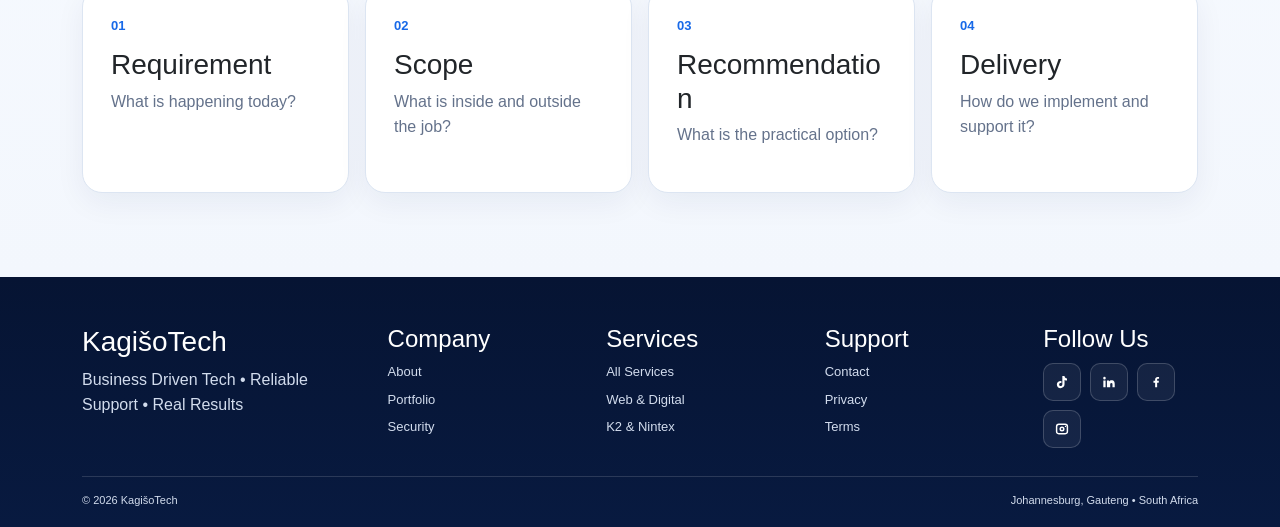
<file: solutions.html>
<!doctype html><html lang="en-ZA"><head><meta charset="utf-8"><meta name="viewport" content="width=device-width,initial-scale=1"><link rel="icon" href="assets/kagisotech-logo.jpeg"><link href="https://cdn.jsdelivr.net/npm/bootstrap@5.3.3/dist/css/bootstrap.min.css" rel="stylesheet" integrity="sha384-QWTKZyjpPEjISv5WaRU9OFeRpok6YctnYmDr5pNlyT2bRjXh0JMhjY6hW+ALEwIH" crossorigin="anonymous"><link rel="stylesheet" href="assets/style.css"><title>Solutions | KagišoTech</title></head><body>
<div class="top"><div class="container"><span>📍 Johannesburg, Gauteng, South Africa</span><span>Business Driven Tech • Reliable Support • Real Results</span></div></div><header class="nav"><div class="container navin"><a class="brand" href="index.html"><img src="assets/kagisotech-logo.jpeg" alt="KagišoTech logo"><b>Kagišo<span class="blue">Tech</span></b></a><button class="menu">☰</button><nav class="links"><a href="index.html">Home</a><a href="about.html">About</a><div class="drop"><button>Services ▾</button><div class="dropmenu"><a href="services.html#computer">Computer & Software</a><a href="services.html#it">IT & Technical Support</a><a href="services.html#security">Antivirus & Protection</a><a href="services.html#web">Web & Digital Presence</a><a href="services.html#business">Business Digital Support</a><a href="services.html#k2">K2 & Nintex Support</a></div></div><a href="solutions.html">Solutions</a><a href="packages.html">Packages</a><a href="portfolio.html">Portfolio</a><a class="quote" href="contact.html">Request a Quote</a></nav></div></header>
<main><section class="pagehero"><div class="container"><span class="eyebrow">KagišoTech Solutions</span><h1>Start with the business problem. Choose the technology second.</h1><p>We organise our solutions around common customer needs rather than forcing every requirement into a technology product.</p></div></section>
<section class="section"><div class="container"><div class="cards"><div class="card"><span class="service-tag">For individuals & small teams</span><h3>Everyday IT Solution</h3><p>Computer setup, software, troubleshooting, antivirus and technical support to keep everyday work moving.</p><a class="btn secondary" href="services.html#computer">View services →</a></div><div class="card"><span class="service-tag">For growing businesses</span><h3>Digital Business Solution</h3><p>Website, domain, DNS, business email and practical digital presence setup.</p><a class="btn secondary" href="services.html#web">Build your presence →</a></div><div class="card"><span class="service-tag">For workflow-dependent organisations</span><h3>Workflow Support Solution</h3><p>Focused K2/Nintex, SmartForms and related SQL/application support.</p><a class="btn secondary" href="services.html#k2">Explore workflow support →</a></div><div class="card"><span class="service-tag">For business administration</span><h3>Business Digital Setup</h3><p>Support with CSD-related digital administration, company profiles and technology setup.</p><a class="btn secondary" href="services.html#business">Explore →</a></div><div class="card"><span class="service-tag">Protection</span><h3>Security-Minded Setup</h3><p>Secure website deployment, antivirus assistance, updates, backups and sensible data handling.</p><a class="btn secondary" href="technology.html">Our security approach →</a></div><div class="card"><span class="service-tag">Future capability</span><h3>Technology Growth</h3><p>Cloud, deeper automation and additional managed services can be introduced as capability and partnerships mature.</p><a class="btn secondary" href="contact.html">Discuss a requirement →</a></div></div></div></section>
<section class="section alt"><div class="container"><div class="head"><span class="kicker">How a solution is shaped</span><h2>Requirement → Scope → Recommendation → Delivery</h2><p>Not every customer needs the same technology. We first understand the requirement, then define what should actually be done.</p></div><div class="process"><div class="card"><span class="num">01</span><h3>Requirement</h3><p>What is happening today?</p></div><div class="card"><span class="num">02</span><h3>Scope</h3><p>What is inside and outside the job?</p></div><div class="card"><span class="num">03</span><h3>Recommendation</h3><p>What is the practical option?</p></div><div class="card"><span class="num">04</span><h3>Delivery</h3><p>How do we implement and support it?</p></div></div></div></section></main>
<footer class="footer"><div class="container"><div class="footgrid"><div><h3>KagišoTech</h3><p>Business Driven Tech • Reliable Support • Real Results</p></div><div><h4>Company</h4><a href="about.html">About</a><a href="portfolio.html">Portfolio</a><a href="technology.html">Security</a></div><div><h4>Services</h4><a href="services.html">All Services</a><a href="services.html#web">Web & Digital</a><a href="services.html#k2">K2 & Nintex</a></div><div><h4>Support</h4><a href="contact.html">Contact</a><a href="privacy.html">Privacy</a><a href="terms.html">Terms</a></div><div class="social-footer"><h4>Follow Us</h4><div class="social-links" aria-label="KagišoTech social media links">
<span class="social-icon" aria-label="KagišoTech on TikTok"><svg viewBox="0 0 24 24" aria-hidden="true"><path d="M15.7 3c.4 2.2 1.7 3.6 3.8 3.8v3.1c-1.3 0-2.5-.3-3.7-1v6.6c0 3.7-2.9 5.8-6 5.8-3 0-5.5-2.3-5.5-5.5 0-3.6 3-5.8 6.8-5.3v3.2c-1.9-.5-3.4.4-3.4 2 0 1.3 1 2.4 2.3 2.4 1.4 0 2.5-1 2.5-2.7V3h3.2Z"/></svg></span>
<span class="social-icon" aria-label="KagišoTech on LinkedIn"><svg viewBox="0 0 24 24" aria-hidden="true"><path d="M5.2 8.1A1.9 1.9 0 1 1 5.2 4.3a1.9 1.9 0 0 1 0 3.8ZM3.5 9.7h3.4V20H3.5V9.7Zm5.4 0h3.2v1.4h.1c.4-.8 1.5-1.8 3.7-1.8 4 0 4.7 2.6 4.7 6V20h-3.4v-4.2c0-1 0-2.4-1.6-2.4s-1.8 1.1-1.8 2.3V20H8.9V9.7Z"/></svg></span>
<span class="social-icon" aria-label="KagišoTech on Facebook"><svg viewBox="0 0 24 24" aria-hidden="true"><path d="M13.7 20v-7h2.3l.3-2.8h-2.6V8.4c0-.8.2-1.4 1.4-1.4h1.5V4.5c-.3 0-1.2-.1-2.2-.1-2.2 0-3.7 1.3-3.7 3.8v2H8.2V13h2.5v7h3Z"/></svg></span>
<span class="social-icon" aria-label="KagišoTech on Instagram"><svg viewBox="0 0 24 24" aria-hidden="true"><path d="M7.3 3.8h9.4a4.5 4.5 0 0 1 4.5 4.5v7.4a4.5 4.5 0 0 1-4.5 4.5H7.3a4.5 4.5 0 0 1-4.5-4.5V8.3a4.5 4.5 0 0 1 4.5-4.5Zm0 2.2a2.3 2.3 0 0 0-2.3 2.3v7.4A2.3 2.3 0 0 0 7.3 18h9.4a2.3 2.3 0 0 0 2.3-2.3V8.3A2.3 2.3 0 0 0 16.7 6H7.3Zm9.9 1.1a1 1 0 1 1 0 2 1 1 0 0 1 0-2ZM12 8.2A3.8 3.8 0 1 1 12 15.8a3.8 3.8 0 0 1 0-7.6Zm0 2.2a1.6 1.6 0 1 0 0 3.2 1.6 1.6 0 0 0 0-3.2Z"/></svg></span>
</div></div></div><div class="bottom"><span>© <span data-year></span> KagišoTech</span><span>Johannesburg, Gauteng • South Africa</span></div></div></footer><div class="floating-actions" aria-label="Contact options">
<a class="whatsapp" href="https://wa.me/27734722046" target="_blank" rel="noopener" aria-label="Chat with KagišoTech on WhatsApp"><span class="wa-icon" aria-hidden="true"><svg viewBox="0 0 24 24"><path d="M20 11.2a8 8 0 0 1-11.8 7L4 19l.9-4.1A8 8 0 1 1 20 11.2Z"/><path d="M8.6 7.9c.2-.3.4-.3.7-.3h.5c.2 0 .4.1.5.4l.6 1.5c.1.2.1.4-.1.6l-.4.5c-.1.1-.1.3 0 .5.4.7 1 1.2 1.7 1.6.2.1.4.1.5-.1l.5-.6c.1-.2.3-.2.6-.1l1.5.7c.2.1.3.3.3.5v.5c0 .3-.1.5-.3.7-.4.3-.9.5-1.4.5-1.1-.1-2.4-.8-3.5-1.9-1.1-1.1-1.8-2.4-1.9-3.5-.1-.5.1-1 .5-1.4Z"/></svg></span><span class="wa-label">WhatsApp</span></a>
<button class="chat" aria-label="Open KagišoTech Assistant"><img src="assets/kagiso-assistant-mascot.png" alt="KagišoTech Assistant"><span>Chat with us</span></button>
</div>
<div class="chatbox" role="dialog" aria-label="KagišoTech Assistant" aria-modal="false"><div class="chathead"><img src="assets/kagiso-assistant-mascot.png" alt=""><div><b>KagišoTech Assistant</b><small>Quick service guidance</small></div><button class="close" aria-label="Close">×</button></div><div class="messages"><div class="msg bot">Hi there 👋 I’m the KagišoTech Assistant.

I can help you with services, packages, websites, IT support and business technology.

Choose an option below, or type your question.</div></div><div class="quick"><button>What services do you offer?</button><button>I need a website</button><button>My computer is slow</button><button>K2/Nintex support</button><button>Talk on WhatsApp</button></div><div class="chatinput"><input placeholder="Ask a question..." aria-label="Ask a question"><button>Send</button></div></div><script src="assets/script.js"></script></body></html>
</file>
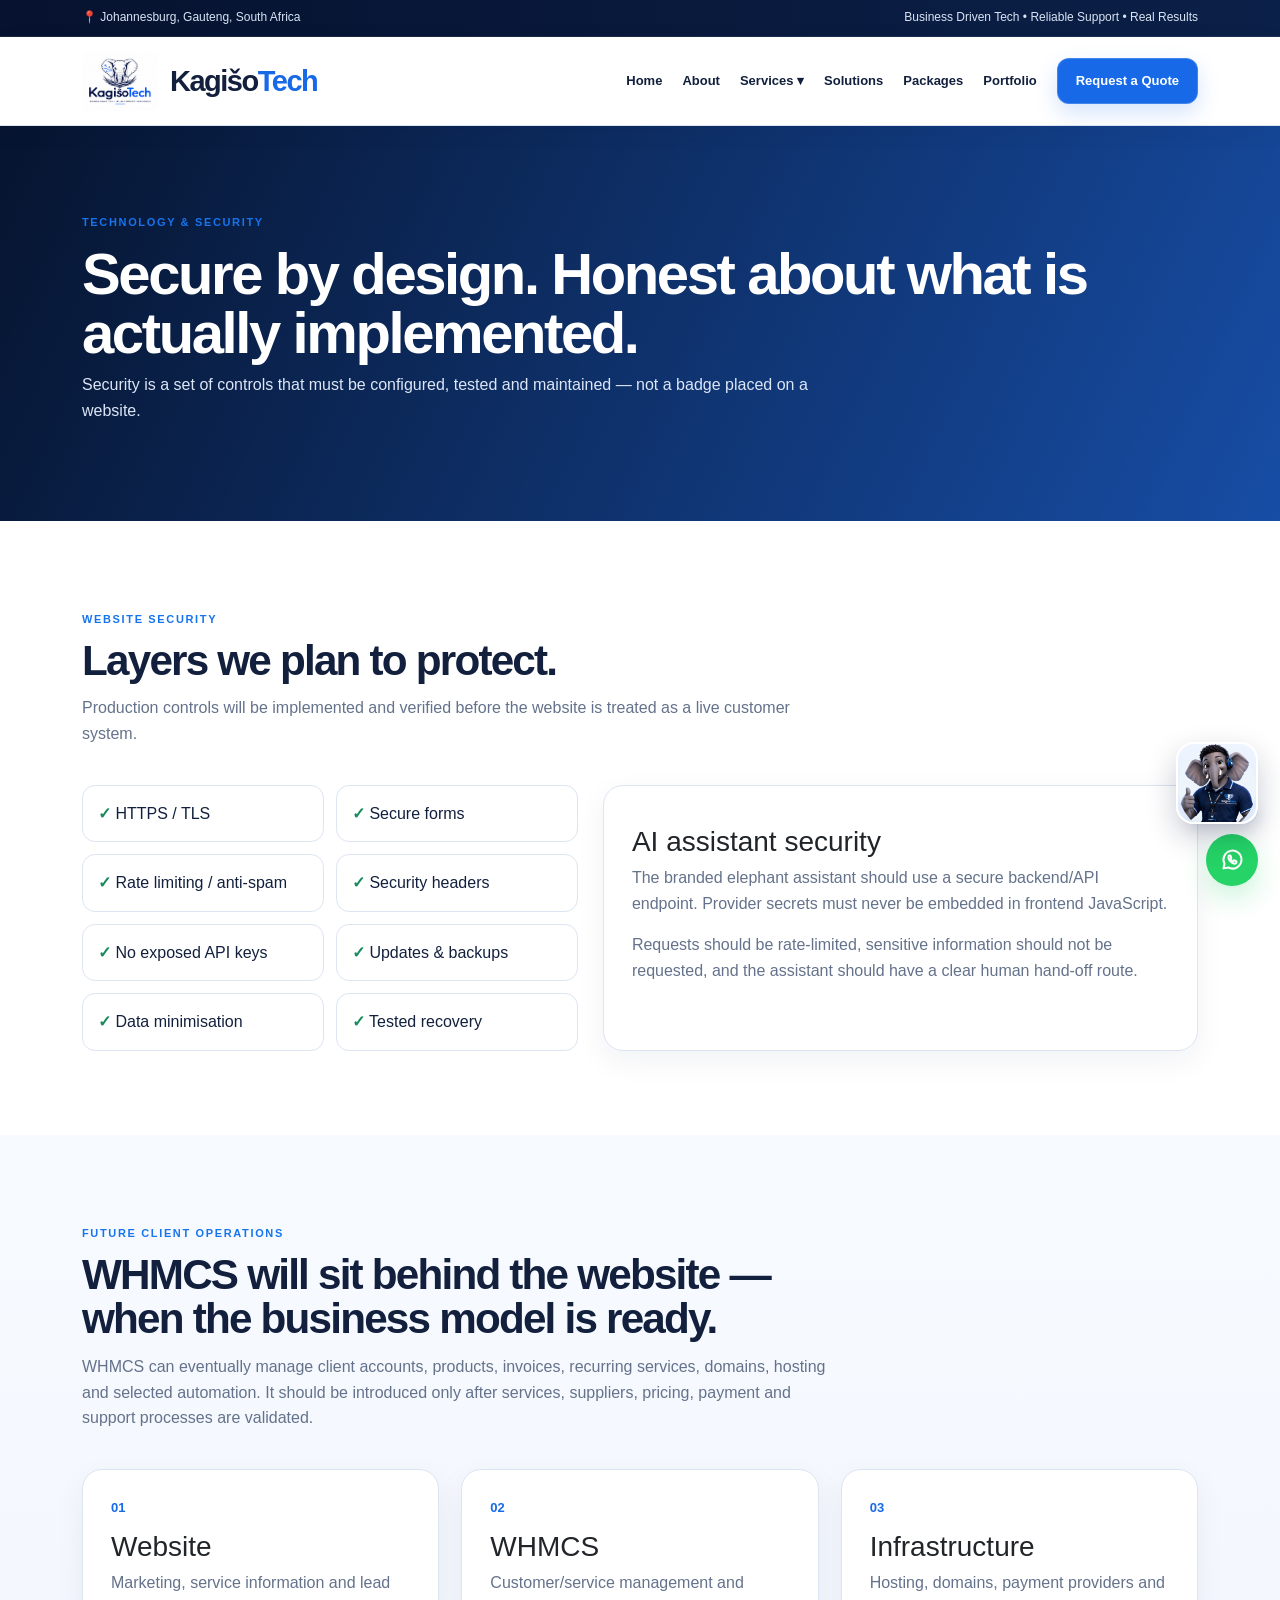
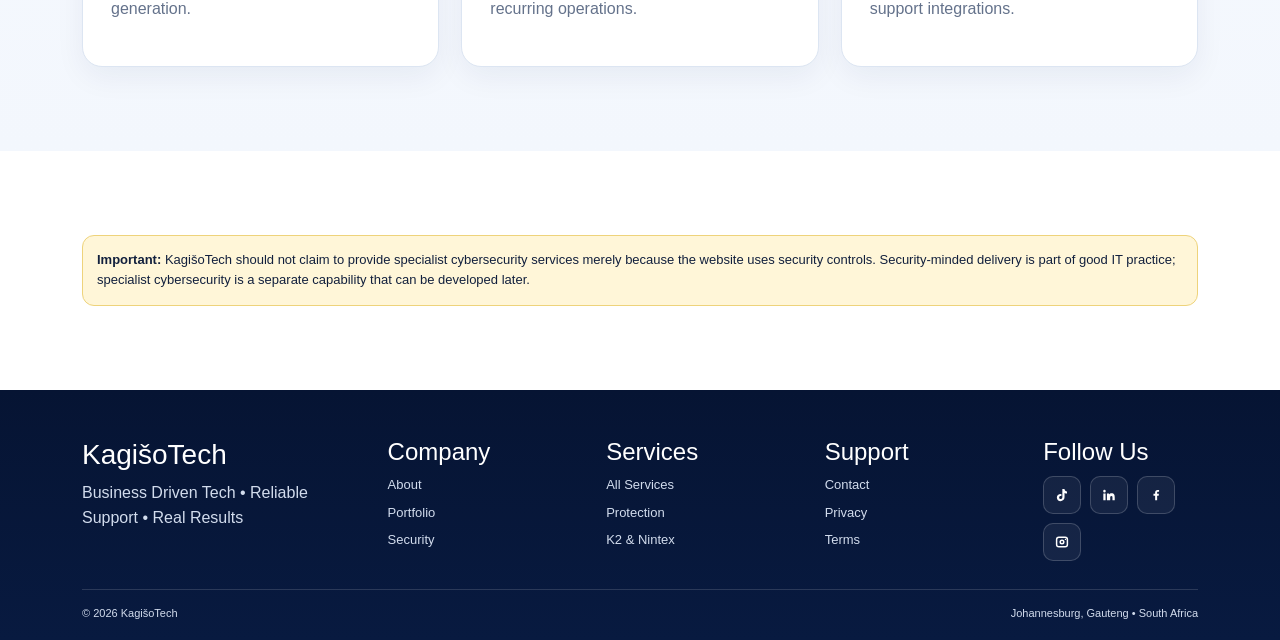
<file: technology.html>
<!doctype html><html lang="en-ZA"><head><meta charset="utf-8"><meta name="viewport" content="width=device-width,initial-scale=1"><link rel="icon" href="assets/kagisotech-logo.jpeg"><link href="https://cdn.jsdelivr.net/npm/bootstrap@5.3.3/dist/css/bootstrap.min.css" rel="stylesheet" integrity="sha384-QWTKZyjpPEjISv5WaRU9OFeRpok6YctnYmDr5pNlyT2bRjXh0JMhjY6hW+ALEwIH" crossorigin="anonymous"><link rel="stylesheet" href="assets/style.css"><title>Technology & Security | KagišoTech</title></head><body>
<div class="top"><div class="container"><span>📍 Johannesburg, Gauteng, South Africa</span><span>Business Driven Tech • Reliable Support • Real Results</span></div></div><header class="nav"><div class="container navin"><a class="brand" href="index.html"><img src="assets/kagisotech-logo.jpeg" alt="KagišoTech logo"><b>Kagišo<span class="blue">Tech</span></b></a><button class="menu">☰</button><nav class="links"><a href="index.html">Home</a><a href="about.html">About</a><div class="drop"><button>Services ▾</button><div class="dropmenu"><a href="services.html#computer">Computer & Software</a><a href="services.html#it">IT & Technical Support</a><a href="services.html#security">Antivirus & Protection</a><a href="services.html#web">Web & Digital Presence</a><a href="services.html#business">Business Digital Support</a><a href="services.html#k2">K2 & Nintex Support</a></div></div><a href="solutions.html">Solutions</a><a href="packages.html">Packages</a><a href="portfolio.html">Portfolio</a><a class="quote" href="contact.html">Request a Quote</a></nav></div></header>
<main><section class="pagehero"><div class="container"><span class="eyebrow">Technology & Security</span><h1>Secure by design. Honest about what is actually implemented.</h1><p>Security is a set of controls that must be configured, tested and maintained — not a badge placed on a website.</p></div></section>
<section class="section"><div class="container"><div class="head"><span class="kicker">Website security</span><h2>Layers we plan to protect.</h2><p>Production controls will be implemented and verified before the website is treated as a live customer system.</p></div><div class="securitygrid"><div class="securitylist"><div class="securityitem"><span class="check">✓</span> HTTPS / TLS</div><div class="securityitem"><span class="check">✓</span> Secure forms</div><div class="securityitem"><span class="check">✓</span> Rate limiting / anti-spam</div><div class="securityitem"><span class="check">✓</span> Security headers</div><div class="securityitem"><span class="check">✓</span> No exposed API keys</div><div class="securityitem"><span class="check">✓</span> Updates & backups</div><div class="securityitem"><span class="check">✓</span> Data minimisation</div><div class="securityitem"><span class="check">✓</span> Tested recovery</div></div><div class="card"><h3>AI assistant security</h3><p>The branded elephant assistant should use a secure backend/API endpoint. Provider secrets must never be embedded in frontend JavaScript.</p><p>Requests should be rate-limited, sensitive information should not be requested, and the assistant should have a clear human hand-off route.</p></div></div></div></section>
<section class="section alt"><div class="container"><div class="head"><span class="kicker">Future client operations</span><h2>WHMCS will sit behind the website — when the business model is ready.</h2><p>WHMCS can eventually manage client accounts, products, invoices, recurring services, domains, hosting and selected automation. It should be introduced only after services, suppliers, pricing, payment and support processes are validated.</p></div><div class="cards"><div class="card"><span class="num">01</span><h3>Website</h3><p>Marketing, service information and lead generation.</p></div><div class="card"><span class="num">02</span><h3>WHMCS</h3><p>Customer/service management and recurring operations.</p></div><div class="card"><span class="num">03</span><h3>Infrastructure</h3><p>Hosting, domains, payment providers and support integrations.</p></div></div></div></section>
<section class="section"><div class="container"><div class="notice"><strong>Important:</strong> KagišoTech should not claim to provide specialist cybersecurity services merely because the website uses security controls. Security-minded delivery is part of good IT practice; specialist cybersecurity is a separate capability that can be developed later.</div></div></section></main>
<footer class="footer"><div class="container"><div class="footgrid"><div><h3>KagišoTech</h3><p>Business Driven Tech • Reliable Support • Real Results</p></div><div><h4>Company</h4><a href="about.html">About</a><a href="portfolio.html">Portfolio</a><a href="technology.html">Security</a></div><div><h4>Services</h4><a href="services.html">All Services</a><a href="services.html#security">Protection</a><a href="services.html#k2">K2 & Nintex</a></div><div><h4>Support</h4><a href="contact.html">Contact</a><a href="privacy.html">Privacy</a><a href="terms.html">Terms</a></div><div class="social-footer"><h4>Follow Us</h4><div class="social-links" aria-label="KagišoTech social media links">
<span class="social-icon" aria-label="KagišoTech on TikTok"><svg viewBox="0 0 24 24" aria-hidden="true"><path d="M15.7 3c.4 2.2 1.7 3.6 3.8 3.8v3.1c-1.3 0-2.5-.3-3.7-1v6.6c0 3.7-2.9 5.8-6 5.8-3 0-5.5-2.3-5.5-5.5 0-3.6 3-5.8 6.8-5.3v3.2c-1.9-.5-3.4.4-3.4 2 0 1.3 1 2.4 2.3 2.4 1.4 0 2.5-1 2.5-2.7V3h3.2Z"/></svg></span>
<span class="social-icon" aria-label="KagišoTech on LinkedIn"><svg viewBox="0 0 24 24" aria-hidden="true"><path d="M5.2 8.1A1.9 1.9 0 1 1 5.2 4.3a1.9 1.9 0 0 1 0 3.8ZM3.5 9.7h3.4V20H3.5V9.7Zm5.4 0h3.2v1.4h.1c.4-.8 1.5-1.8 3.7-1.8 4 0 4.7 2.6 4.7 6V20h-3.4v-4.2c0-1 0-2.4-1.6-2.4s-1.8 1.1-1.8 2.3V20H8.9V9.7Z"/></svg></span>
<span class="social-icon" aria-label="KagišoTech on Facebook"><svg viewBox="0 0 24 24" aria-hidden="true"><path d="M13.7 20v-7h2.3l.3-2.8h-2.6V8.4c0-.8.2-1.4 1.4-1.4h1.5V4.5c-.3 0-1.2-.1-2.2-.1-2.2 0-3.7 1.3-3.7 3.8v2H8.2V13h2.5v7h3Z"/></svg></span>
<span class="social-icon" aria-label="KagišoTech on Instagram"><svg viewBox="0 0 24 24" aria-hidden="true"><path d="M7.3 3.8h9.4a4.5 4.5 0 0 1 4.5 4.5v7.4a4.5 4.5 0 0 1-4.5 4.5H7.3a4.5 4.5 0 0 1-4.5-4.5V8.3a4.5 4.5 0 0 1 4.5-4.5Zm0 2.2a2.3 2.3 0 0 0-2.3 2.3v7.4A2.3 2.3 0 0 0 7.3 18h9.4a2.3 2.3 0 0 0 2.3-2.3V8.3A2.3 2.3 0 0 0 16.7 6H7.3Zm9.9 1.1a1 1 0 1 1 0 2 1 1 0 0 1 0-2ZM12 8.2A3.8 3.8 0 1 1 12 15.8a3.8 3.8 0 0 1 0-7.6Zm0 2.2a1.6 1.6 0 1 0 0 3.2 1.6 1.6 0 0 0 0-3.2Z"/></svg></span>
</div></div></div><div class="bottom"><span>© <span data-year></span> KagišoTech</span><span>Johannesburg, Gauteng • South Africa</span></div></div></footer><div class="floating-actions" aria-label="Contact options">
<a class="whatsapp" href="https://wa.me/27734722046" target="_blank" rel="noopener" aria-label="Chat with KagišoTech on WhatsApp"><span class="wa-icon" aria-hidden="true"><svg viewBox="0 0 24 24"><path d="M20 11.2a8 8 0 0 1-11.8 7L4 19l.9-4.1A8 8 0 1 1 20 11.2Z"/><path d="M8.6 7.9c.2-.3.4-.3.7-.3h.5c.2 0 .4.1.5.4l.6 1.5c.1.2.1.4-.1.6l-.4.5c-.1.1-.1.3 0 .5.4.7 1 1.2 1.7 1.6.2.1.4.1.5-.1l.5-.6c.1-.2.3-.2.6-.1l1.5.7c.2.1.3.3.3.5v.5c0 .3-.1.5-.3.7-.4.3-.9.5-1.4.5-1.1-.1-2.4-.8-3.5-1.9-1.1-1.1-1.8-2.4-1.9-3.5-.1-.5.1-1 .5-1.4Z"/></svg></span><span class="wa-label">WhatsApp</span></a>
<button class="chat" aria-label="Open KagišoTech Assistant"><img src="assets/kagiso-assistant-mascot.png" alt="KagišoTech Assistant"><span>Chat with us</span></button>
</div>
<div class="chatbox" role="dialog" aria-label="KagišoTech Assistant" aria-modal="false"><div class="chathead"><img src="assets/kagiso-assistant-mascot.png" alt=""><div><b>KagišoTech Assistant</b><small>Quick service guidance</small></div><button class="close" aria-label="Close">×</button></div><div class="messages"><div class="msg bot">Hi there 👋 I’m the KagišoTech Assistant.

I can help you with services, packages, websites, IT support and business technology.

Choose an option below, or type your question.</div></div><div class="quick"><button>What services do you offer?</button><button>I need a website</button><button>My computer is slow</button><button>K2/Nintex support</button><button>Talk on WhatsApp</button></div><div class="chatinput"><input placeholder="Ask a question..." aria-label="Ask a question"><button>Send</button></div></div><script src="assets/script.js"></script></body></html>
</file>
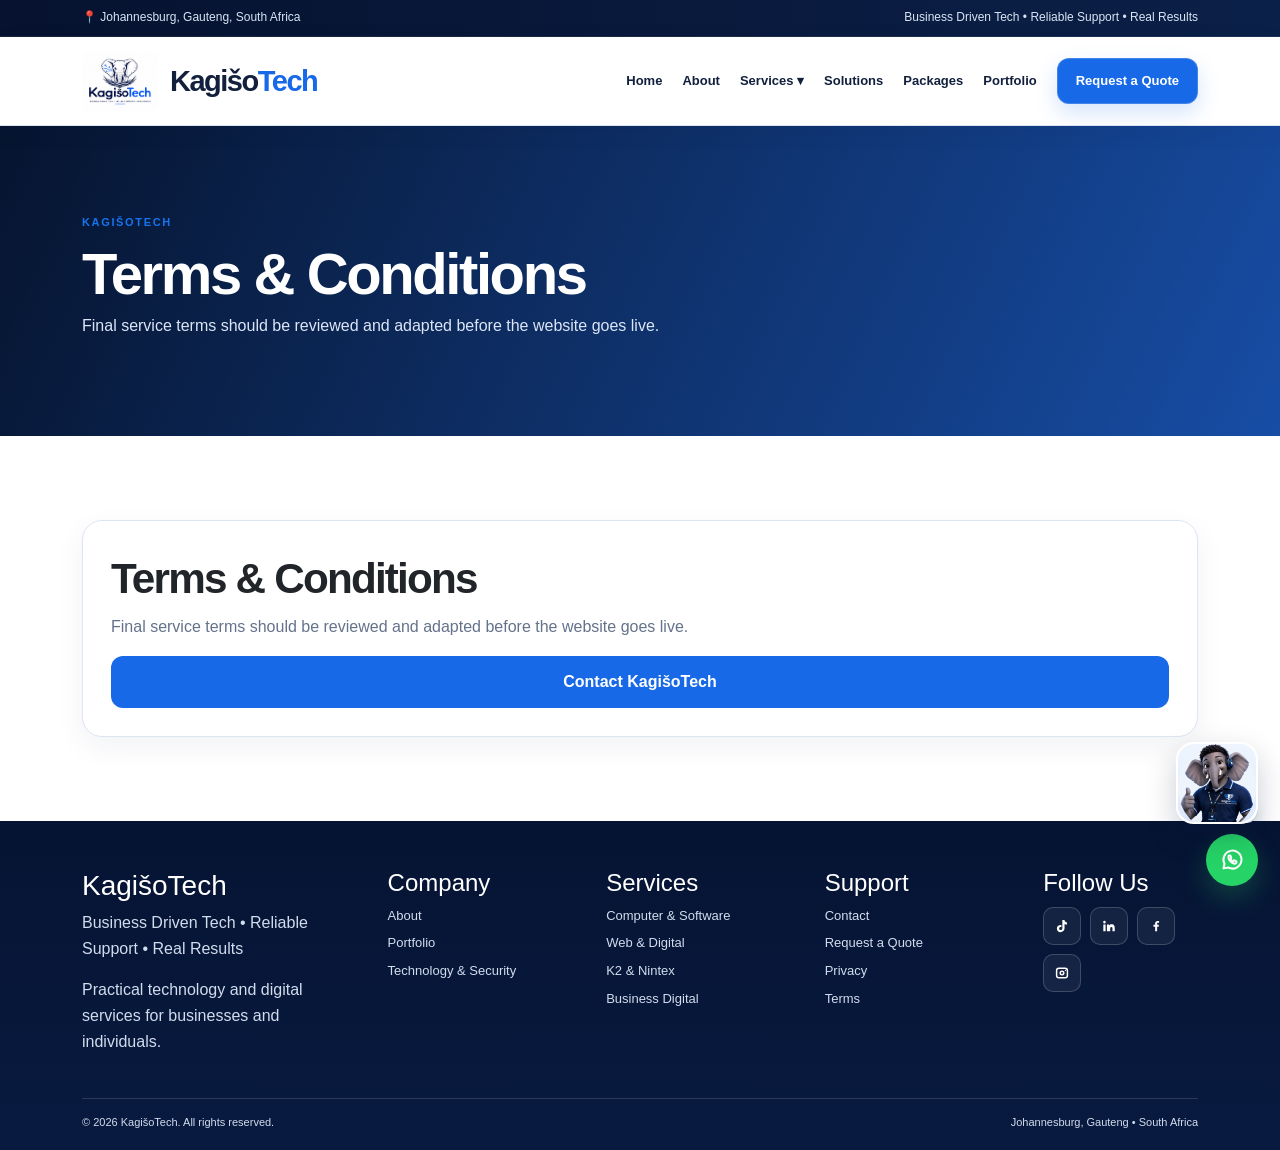
<file: terms.html>
<!doctype html><html lang="en-ZA"><head><meta charset="utf-8"><meta name="viewport" content="width=device-width,initial-scale=1"><link rel="icon" href="assets/kagisotech-logo.jpeg"><link href="https://cdn.jsdelivr.net/npm/bootstrap@5.3.3/dist/css/bootstrap.min.css" rel="stylesheet" integrity="sha384-QWTKZyjpPEjISv5WaRU9OFeRpok6YctnYmDr5pNlyT2bRjXh0JMhjY6hW+ALEwIH" crossorigin="anonymous"><link rel="stylesheet" href="assets/style.css"><title>Terms & Conditions | KagišoTech</title></head><body><div class="top"><div class="container"><span>📍 Johannesburg, Gauteng, South Africa</span><span>Business Driven Tech • Reliable Support • Real Results</span></div></div><header class="nav"><div class="container navin"><a class="brand" href="index.html"><img src="assets/kagisotech-logo.jpeg" alt="KagišoTech elephant logo"><b>Kagišo<span class="blue">Tech</span></b></a><button class="menu">☰</button><nav class="links"><a href="index.html">Home</a><a href="about.html">About</a><div class="drop"><button>Services ▾</button><div class="dropmenu"><a href="services.html#computer">Computer & Software</a><a href="services.html#it">IT & Technical Support</a><a href="services.html#security">Antivirus & Protection</a><a href="services.html#web">Web & Digital Presence</a><a href="services.html#business">Business Digital Support</a><a href="services.html#k2">K2 & Nintex Support</a><a href="services.html#cloud">Cloud & Emerging Technology</a></div></div><a href="solutions.html">Solutions</a><a href="packages.html">Packages</a><a href="portfolio.html">Portfolio</a><a class="quote" href="contact.html">Request a Quote</a></nav></div></header><main><section class="pagehero"><div class="container"><span class="eyebrow">KagišoTech</span><h1>Terms & Conditions</h1><p>Final service terms should be reviewed and adapted before the website goes live.</p></div></section><section class="section"><div class="container"><div class="card"><h2>Terms & Conditions</h2><p>Final service terms should be reviewed and adapted before the website goes live.</p><a class="btn primary" href="contact.html">Contact KagišoTech</a></div></div></section></main><footer class="footer"><div class="container"><div class="footgrid"><div><h3>KagišoTech</h3><p>Business Driven Tech • Reliable Support • Real Results</p><p>Practical technology and digital services for businesses and individuals.</p></div><div><h4>Company</h4><a href="about.html">About</a><a href="portfolio.html">Portfolio</a><a href="technology.html">Technology & Security</a></div><div><h4>Services</h4><a href="services.html#computer">Computer & Software</a><a href="services.html#web">Web & Digital</a><a href="services.html#k2">K2 & Nintex</a><a href="services.html#business">Business Digital</a></div><div><h4>Support</h4><a href="contact.html">Contact</a><a href="contact.html">Request a Quote</a><a href="privacy.html">Privacy</a><a href="terms.html">Terms</a></div><div class="social-footer"><h4>Follow Us</h4><div class="social-links" aria-label="KagišoTech social media links">
<span class="social-icon" aria-label="KagišoTech on TikTok"><svg viewBox="0 0 24 24" aria-hidden="true"><path d="M15.7 3c.4 2.2 1.7 3.6 3.8 3.8v3.1c-1.3 0-2.5-.3-3.7-1v6.6c0 3.7-2.9 5.8-6 5.8-3 0-5.5-2.3-5.5-5.5 0-3.6 3-5.8 6.8-5.3v3.2c-1.9-.5-3.4.4-3.4 2 0 1.3 1 2.4 2.3 2.4 1.4 0 2.5-1 2.5-2.7V3h3.2Z"/></svg></span>
<span class="social-icon" aria-label="KagišoTech on LinkedIn"><svg viewBox="0 0 24 24" aria-hidden="true"><path d="M5.2 8.1A1.9 1.9 0 1 1 5.2 4.3a1.9 1.9 0 0 1 0 3.8ZM3.5 9.7h3.4V20H3.5V9.7Zm5.4 0h3.2v1.4h.1c.4-.8 1.5-1.8 3.7-1.8 4 0 4.7 2.6 4.7 6V20h-3.4v-4.2c0-1 0-2.4-1.6-2.4s-1.8 1.1-1.8 2.3V20H8.9V9.7Z"/></svg></span>
<span class="social-icon" aria-label="KagišoTech on Facebook"><svg viewBox="0 0 24 24" aria-hidden="true"><path d="M13.7 20v-7h2.3l.3-2.8h-2.6V8.4c0-.8.2-1.4 1.4-1.4h1.5V4.5c-.3 0-1.2-.1-2.2-.1-2.2 0-3.7 1.3-3.7 3.8v2H8.2V13h2.5v7h3Z"/></svg></span>
<span class="social-icon" aria-label="KagišoTech on Instagram"><svg viewBox="0 0 24 24" aria-hidden="true"><path d="M7.3 3.8h9.4a4.5 4.5 0 0 1 4.5 4.5v7.4a4.5 4.5 0 0 1-4.5 4.5H7.3a4.5 4.5 0 0 1-4.5-4.5V8.3a4.5 4.5 0 0 1 4.5-4.5Zm0 2.2a2.3 2.3 0 0 0-2.3 2.3v7.4A2.3 2.3 0 0 0 7.3 18h9.4a2.3 2.3 0 0 0 2.3-2.3V8.3A2.3 2.3 0 0 0 16.7 6H7.3Zm9.9 1.1a1 1 0 1 1 0 2 1 1 0 0 1 0-2ZM12 8.2A3.8 3.8 0 1 1 12 15.8a3.8 3.8 0 0 1 0-7.6Zm0 2.2a1.6 1.6 0 1 0 0 3.2 1.6 1.6 0 0 0 0-3.2Z"/></svg></span>
</div></div></div><div class="bottom"><span>© <span data-year></span> KagišoTech. All rights reserved.</span><span>Johannesburg, Gauteng • South Africa</span></div></div></footer><div class="floating-actions" aria-label="Contact options">
<a class="whatsapp" href="https://wa.me/27734722046" target="_blank" rel="noopener" aria-label="Chat with KagišoTech on WhatsApp"><span class="wa-icon" aria-hidden="true"><svg viewBox="0 0 24 24"><path d="M20 11.2a8 8 0 0 1-11.8 7L4 19l.9-4.1A8 8 0 1 1 20 11.2Z"/><path d="M8.6 7.9c.2-.3.4-.3.7-.3h.5c.2 0 .4.1.5.4l.6 1.5c.1.2.1.4-.1.6l-.4.5c-.1.1-.1.3 0 .5.4.7 1 1.2 1.7 1.6.2.1.4.1.5-.1l.5-.6c.1-.2.3-.2.6-.1l1.5.7c.2.1.3.3.3.5v.5c0 .3-.1.5-.3.7-.4.3-.9.5-1.4.5-1.1-.1-2.4-.8-3.5-1.9-1.1-1.1-1.8-2.4-1.9-3.5-.1-.5.1-1 .5-1.4Z"/></svg></span><span class="wa-label">WhatsApp</span></a>
<button class="chat" aria-label="Open KagišoTech Assistant"><img src="assets/kagiso-assistant-mascot.png" alt="KagišoTech Assistant"><span>Chat with us</span></button>
</div>
<div class="chatbox" role="dialog" aria-label="KagišoTech Assistant" aria-modal="false"><div class="chathead"><img src="assets/kagiso-assistant-mascot.png" alt=""><div><b>KagišoTech Assistant</b><small>Quick service guidance</small></div><button class="close" aria-label="Close">×</button></div><div class="messages"><div class="msg bot">Hi there 👋 I’m the KagišoTech Assistant.

I can help you with services, packages, websites, IT support and business technology.

Choose an option below, or type your question.</div></div><div class="quick"><button>What services do you offer?</button><button>I need a website</button><button>My computer is slow</button><button>K2/Nintex support</button><button>Talk on WhatsApp</button></div><div class="chatinput"><input placeholder="Ask a question..." aria-label="Ask a question"><button>Send</button></div></div><script src="assets/script.js"></script></body></html>
</file>
<file: assets/style.css>
:root{--navy:#07163b;--navy2:#0d2860;--blue:#1769e8;--cyan:#55a8ff;--gold:#f4b400;--ink:#12203d;--muted:#64728b;--line:#dce5f2;--soft:#f4f7fc;--white:#fff;--green:#168b5b;--shadow:0 18px 55px rgba(9,30,72,.13)}*{box-sizing:border-box}html{scroll-behavior:smooth}body{margin:0;font-family:Inter,Segoe UI,Arial,sans-serif;color:var(--ink);line-height:1.6;background:#fff}a{text-decoration:none;color:inherit}.container{width:min(1180px,92%);margin:auto}.top{background:#06122f;color:#d9e4f5;font-size:12px}.top .container{min-height:34px;display:flex;justify-content:space-between;align-items:center}.nav{position:sticky;top:0;z-index:60;background:rgba(255,255,255,.97);backdrop-filter:blur(12px);border-bottom:1px solid var(--line)}.navin{min-height:82px;display:flex;align-items:center;gap:20px}.brand{display:flex;align-items:center;gap:11px;min-width:260px}.brand img{width:82px;height:70px;object-fit:contain}.brand b{font-size:28px;letter-spacing:-1.5px}.blue{color:var(--blue)}.links{margin-left:auto;display:flex;gap:17px;align-items:center;font-size:13px;font-weight:800}.links a:hover,.drop button:hover{color:var(--blue)}.drop{position:relative}.drop button{border:0;background:none;font:inherit;font-weight:800;color:inherit;cursor:pointer;padding:8px 0}.dropmenu{display:none;position:absolute;top:38px;left:-15px;width:275px;background:#fff;border:1px solid var(--line);border-radius:15px;padding:8px;box-shadow:var(--shadow)}.drop:hover .dropmenu,.drop:focus-within .dropmenu,.drop.open .dropmenu{display:block}.dropmenu a{display:block;padding:10px 12px;border-radius:9px}.dropmenu a:hover{background:#eff5ff;color:var(--blue)}.quote{background:var(--blue);color:#fff!important;padding:11px 15px;border-radius:10px}.menu{display:none;margin-left:auto;border:0;background:none;font-size:25px}
.hero{position:relative;overflow:hidden;background:var(--navy);color:#fff}.slides{display:flex;transition:transform .65s cubic-bezier(.22,.61,.36,1)}.slide{min-width:100%;height:570px;background-size:cover;background-position:center;position:relative}.slide:before{content:'';position:absolute;inset:0;background:linear-gradient(90deg,rgba(4,14,40,.98) 0%,rgba(6,24,63,.9) 38%,rgba(8,30,72,.38) 72%,rgba(8,30,72,.1) 100%)}.heroText{position:relative;z-index:2;padding-top:100px;max-width:720px}.eyebrow,.kicker{display:inline-block;text-transform:uppercase;letter-spacing:.15em;font-size:11px;font-weight:900;color:#64a5ff}.hero h1{font-size:clamp(42px,5.2vw,70px);line-height:.98;letter-spacing:-3.5px;margin:13px 0 16px}.hero h1 span{color:var(--cyan)}.hero p{font-size:18px;color:#dbe6f7;max-width:650px}.buttons{display:flex;gap:11px;flex-wrap:wrap;margin-top:24px}.btn{display:inline-flex;align-items:center;justify-content:center;padding:12px 18px;border-radius:10px;font-weight:850;border:1px solid transparent;transition:.2s}.btn:hover{transform:translateY(-1px)}.primary{background:var(--blue);color:#fff}.gold{background:var(--gold);color:#13203b}.outline{border-color:#b7c7df;color:#fff}.secondary{background:#fff;border-color:var(--line);color:var(--navy)}.arrow{position:absolute;z-index:4;top:50%;transform:translateY(-50%);border:1px solid #cbd8ea;background:rgba(0,0,0,.18);color:#fff;width:44px;height:44px;border-radius:50%;font-size:26px;cursor:pointer}.prev{left:20px}.next{right:20px}.dots{position:absolute;bottom:18px;left:50%;transform:translateX(-50%);display:flex;gap:8px}.dot{width:10px;height:10px;border:0;border-radius:50%;background:#aebed6;cursor:pointer}.dot.active{background:var(--gold)}
.hero-strip{margin-top:-38px;position:relative;z-index:8}.stripgrid{display:grid;grid-template-columns:repeat(6,1fr);background:#fff;border:1px solid var(--line);border-radius:18px;box-shadow:var(--shadow);overflow:hidden}.stripitem{padding:18px 12px;border-right:1px solid var(--line);text-align:center}.stripitem:last-child{border:0}.stripitem .ico{margin:auto}.stripitem strong{display:block;font-size:12px;margin-top:7px}.stripitem span{font-size:10px;color:var(--muted)}.ico{width:44px;height:44px;border-radius:12px;background:#edf4ff;color:var(--blue);display:grid;place-items:center;font-weight:900;font-size:12px}
.section{padding:76px 0}.alt{background:var(--soft)}.head{max-width:760px;margin-bottom:32px}.head h2,.section h2{font-size:clamp(29px,3.3vw,44px);line-height:1.06;letter-spacing:-1.8px;margin:8px 0 12px}.head p,.muted{color:var(--muted)}.section-intro{max-width:760px}.cards{display:grid;grid-template-columns:repeat(3,1fr);gap:18px}.card{background:#fff;border:1px solid var(--line);border-radius:18px;padding:25px;box-shadow:0 7px 25px rgba(12,32,80,.055)}.card h3{margin:11px 0 7px}.card p{color:var(--muted)}.card:hover{box-shadow:var(--shadow);transform:translateY(-2px);transition:.2s}.service-card{position:relative;overflow:hidden}.service-card:after{content:'';position:absolute;width:100px;height:100px;right:-45px;top:-45px;border-radius:50%;background:#eff5ff}.service-card .service-tag{font-size:10px;font-weight:900;letter-spacing:.11em;color:var(--blue);text-transform:uppercase}.service-card .btn{margin-top:10px}.process{display:grid;grid-template-columns:repeat(4,1fr);gap:16px}.num{color:var(--blue);font-weight:900;font-size:13px}.trust{background:var(--navy);color:#fff}.trustgrid{display:grid;grid-template-columns:repeat(5,1fr)}.trustitem{padding:21px 15px;border-right:1px solid rgba(255,255,255,.16)}.trustitem:last-child{border:0}.trustitem strong{display:block}.trustitem span{font-size:12px;color:#cbd7e9}.split,.mapgrid,.securitygrid{display:grid;grid-template-columns:1fr 1.2fr;gap:25px;align-items:stretch}.mapcard{border:1px solid var(--line);border-radius:18px;overflow:hidden;min-height:350px;box-shadow:var(--shadow)}.mapcard iframe{width:100%;height:100%;min-height:350px;border:0}.mapcopy{display:flex;flex-direction:column;justify-content:center}.securitylist{display:grid;grid-template-columns:1fr 1fr;gap:12px}.securityitem{padding:15px;background:#fff;border:1px solid var(--line);border-radius:13px}.check{color:var(--green);font-weight:900}.cta{background:linear-gradient(110deg,#0b1d49,#16499d);color:#fff;padding:46px;border-radius:22px}.cta p{color:#d6e1f4;max-width:740px}.techband{display:grid;grid-template-columns:1.05fr .95fr;gap:25px;align-items:center}.techvisual{border-radius:22px;overflow:hidden;min-height:350px;background-size:cover;background-position:center;box-shadow:var(--shadow)}.capgrid{display:grid;grid-template-columns:repeat(2,1fr);gap:12px}.cap{border:1px solid var(--line);background:#fff;border-radius:14px;padding:15px}.cap strong{display:block}.cap span{font-size:12px;color:var(--muted)}.notice{background:#fff6d8;border:1px solid #eed37b;padding:14px;border-radius:12px;font-size:13px}.pagehero{background:linear-gradient(110deg,#07163b,#174da5);color:#fff;padding:74px 0}.pagehero h1{font-size:clamp(38px,4.7vw,58px);line-height:1.02;letter-spacing:-2.4px;margin:10px 0}.pagehero p{color:#dce6f7;max-width:780px}.form{background:#fff;border:1px solid var(--line);border-radius:18px;padding:25px;box-shadow:var(--shadow)}.formgrid{display:grid;grid-template-columns:1fr 1fr;gap:14px}.field{display:flex;flex-direction:column;gap:5px}.field.full{grid-column:1/-1}.field label{font-size:13px;font-weight:800}.field input,.field select,.field textarea{font:inherit;border:1px solid #cbd7e8;border-radius:9px;padding:10px}.field textarea{min-height:130px}.footer{background:#06122f;color:#d2dced;padding:48px 0 18px}.footgrid{display:grid;grid-template-columns:1.5fr 1fr 1fr 1fr;gap:25px}.footer h3,.footer h4{color:#fff}.footer a{display:block;margin:7px 0;font-size:13px}.bottom{border-top:1px solid rgba(255,255,255,.14);margin-top:28px;padding-top:15px;display:flex;justify-content:space-between;font-size:11px}.chat{position:fixed;right:20px;bottom:20px;width:74px;height:74px;border-radius:50%;overflow:hidden;border:3px solid #fff;background:var(--blue);box-shadow:0 15px 35px rgba(23,105,232,.35);z-index:100;padding:0;cursor:pointer}.chat img{width:100%;height:100%;object-fit:cover}.chatbox{display:none;position:fixed;right:20px;bottom:105px;width:min(390px,calc(100vw - 28px));height:530px;background:#fff;border:1px solid var(--line);border-radius:19px;box-shadow:0 25px 70px rgba(12,32,80,.22);z-index:99;overflow:hidden}.chatbox.open{display:flex;flex-direction:column}.chathead{display:flex;align-items:center;gap:9px;background:var(--navy);color:#fff;padding:13px}.chathead img{width:46px;height:46px;border-radius:50%;object-fit:cover}.chathead small{display:block;color:#cbd7e9}.close{margin-left:auto;border:0;background:none;color:#fff;font-size:22px}.messages{flex:1;overflow:auto;background:#f7f9fd;padding:13px}.msg{max-width:88%;padding:10px 12px;border-radius:13px;margin:7px 0;font-size:13px}.bot{background:#fff;border:1px solid var(--line)}.user{margin-left:auto;background:var(--blue);color:#fff}.quick{display:flex;flex-wrap:wrap;gap:5px;padding:9px;border-top:1px solid var(--line)}.quick button{border:1px solid #cbd6e5;background:#fff;border-radius:999px;padding:6px 9px;font-size:11px;cursor:pointer}.chatinput{display:flex;gap:6px;padding:9px;border-top:1px solid var(--line)}.chatinput input{flex:1;border:1px solid #cbd6e5;border-radius:8px;padding:8px}.chatinput button{border:0;background:var(--blue);color:#fff;border-radius:8px;padding:0 13px;font-weight:800}.badge{display:inline-flex;align-items:center;gap:7px;padding:6px 10px;border-radius:999px;background:#edf4ff;color:var(--blue);font-size:11px;font-weight:900}.list{padding-left:20px}.list li{margin:5px 0}
@media(max-width:1050px){.stripgrid{grid-template-columns:repeat(3,1fr)}.stripitem:nth-child(3){border-right:0}.cards{grid-template-columns:repeat(2,1fr)}.links{gap:11px}.brand{min-width:220px}.brand img{width:70px}.trustgrid{grid-template-columns:repeat(3,1fr)}}@media(max-width:820px){.menu{display:block}.links{display:none;position:absolute;left:4%;right:4%;top:82px;background:#fff;border:1px solid var(--line);border-radius:14px;padding:12px;box-shadow:var(--shadow);flex-direction:column;align-items:stretch}.links.open{display:flex}.dropmenu{position:static;width:100%;box-shadow:none;border:0}.heroText{padding-top:85px}.slide{height:590px}.split,.mapgrid,.securitygrid,.techband,.process,.cards{grid-template-columns:1fr}.securitylist{grid-template-columns:1fr}.formgrid{grid-template-columns:1fr}.field.full{grid-column:auto}.footgrid{grid-template-columns:1fr 1fr}.trustgrid{grid-template-columns:1fr 1fr}.capgrid{grid-template-columns:1fr}}@media(max-width:520px){.top .container{justify-content:center}.top .container span:last-child{display:none}.brand b{font-size:22px}.brand img{width:58px;height:54px}.stripgrid{grid-template-columns:1fr}.stripitem{border-right:0;border-bottom:1px solid var(--line)}.stripitem:last-child{border-bottom:0}.trustgrid,.footgrid{grid-template-columns:1fr}.hero h1{font-size:43px;letter-spacing:-2.2px}.chat{right:12px;bottom:12px}.chatbox{right:12px}}

/* KagišoTech visual polish — preserves existing content and functionality */
:root{--blue2:#2387ff;--navy3:#0b1d45;--glow:0 10px 30px rgba(23,105,232,.18)}
body{font-family:Inter,Segoe UI,Arial,sans-serif;background:#fff;color:#12203d;-webkit-font-smoothing:antialiased}
.top{background:linear-gradient(90deg,#06122f,#0b2048);border-bottom:1px solid rgba(255,255,255,.08)}
.top .container{min-height:36px}
.nav{background:rgba(255,255,255,.92);box-shadow:0 4px 22px rgba(8,29,70,.06)}
.navin{min-height:88px}
.brand{gap:12px}
.brand img{width:76px;height:68px;border-radius:12px}
.brand b{font-size:29px;font-weight:900}
.links{gap:20px;font-size:13px}
.links>a,.drop button{position:relative;transition:color .2s ease}
.links>a:not(.quote):after,.drop button:after{content:'';position:absolute;left:0;right:100%;bottom:-8px;height:2px;background:var(--blue2);transition:right .22s ease}
.links>a:hover:not(.quote):after,.drop:hover button:after{right:0}
.quote{padding:12px 18px;border-radius:12px;box-shadow:var(--glow)}
.quote:hover{background:var(--blue2);transform:translateY(-1px)}
.hero{background:#06142f}
.slide{height:585px}
.slide:before{background:linear-gradient(90deg,rgba(3,12,35,.98) 0%,rgba(5,21,52,.90) 38%,rgba(7,28,66,.45) 72%,rgba(7,28,66,.12) 100%)}
.heroText{padding-top:108px}
.hero h1{font-weight:900;text-shadow:0 2px 22px rgba(0,0,0,.15)}
.hero p{line-height:1.75}
.btn{padding:13px 20px;border-radius:12px;box-shadow:0 7px 18px rgba(12,32,80,.08)}
.btn.gold{box-shadow:0 9px 24px rgba(244,180,0,.18)}
.btn.primary{box-shadow:var(--glow)}
.outline{background:rgba(255,255,255,.04);backdrop-filter:blur(5px)}
.arrow{background:rgba(6,18,47,.36);backdrop-filter:blur(8px);transition:.2s}
.arrow:hover{background:rgba(23,105,232,.8);border-color:transparent}
.hero-strip{margin-top:-44px}
.stripgrid{border-radius:20px;box-shadow:0 20px 60px rgba(9,30,72,.16)}
.stripitem{padding:21px 13px;transition:background .2s,transform .2s}
.stripitem:hover{background:#f8fbff}
.ico{box-shadow:inset 0 0 0 1px rgba(23,105,232,.08);transition:.2s}
.stripitem:hover .ico,.card:hover .ico{transform:translateY(-2px);box-shadow:0 8px 18px rgba(23,105,232,.12)}
.section{padding:84px 0}
.head{margin-bottom:38px}
.head h2,.section h2{font-weight:900}
.kicker,.eyebrow{color:#1674ee}
.cards{gap:22px}
.card{border-radius:20px;padding:28px;box-shadow:0 10px 30px rgba(12,32,80,.06);transition:transform .2s ease,box-shadow .2s ease,border-color .2s ease}
.card:hover{transform:translateY(-5px);box-shadow:0 20px 45px rgba(12,32,80,.12);border-color:#cbdcf5}
.service-card:after{background:linear-gradient(135deg,#eef5ff,#f8fbff)}
.service-card .ico{margin-top:7px}
.trust{background:linear-gradient(110deg,#06142f,#0d2860)}
.trustitem{padding:24px 18px}
.techvisual{min-height:390px;border-radius:24px}
.pagehero{background:linear-gradient(115deg,#06142f,#174da5);padding:82px 0}
.pagehero h1{font-weight:900}
.form{border-radius:20px}
.field input,.field select,.field textarea{border-radius:11px;transition:border-color .2s,box-shadow .2s;outline:0}
.field input:focus,.field select:focus,.field textarea:focus{border-color:#5d9df2;box-shadow:0 0 0 4px rgba(23,105,232,.10)}
.cta{border-radius:24px;box-shadow:0 18px 50px rgba(9,30,72,.16)}
.footer{background:linear-gradient(145deg,#06122f,#071b43)}
.footer a{transition:color .2s,transform .2s}
.footer a:hover{color:#64a5ff;transform:translateX(2px)}
.chat{box-shadow:0 16px 38px rgba(23,105,232,.35);transition:transform .2s,box-shadow .2s}
.chat:hover{transform:translateY(-3px);box-shadow:0 22px 45px rgba(23,105,232,.42)}
.badge{box-shadow:inset 0 0 0 1px rgba(23,105,232,.08)}
@media(max-width:820px){.navin{min-height:80px}.links{top:80px;padding:14px}.links>a,.drop button{padding:10px 4px}.links>a:not(.quote):after,.drop button:after{display:none}.heroText{padding-top:82px}.slide{height:600px}.section{padding:68px 0}}
@media(max-width:520px){.brand img{width:56px;height:52px}.brand b{font-size:21px}.heroText{padding-top:72px}.slide{height:620px}.hero p{font-size:16px}.buttons .btn{width:100%}.section{padding:58px 0}}

/* Modern packages section — keeps the existing KagišoTech visual language */
.packages-hero{padding:78px 0 72px;background:linear-gradient(115deg,#06142f 0%,#0d2860 68%,#174da5 100%)}
.packages-hero h1{max-width:820px;font-size:clamp(42px,5vw,64px);letter-spacing:-2.8px}
.packages-hero p{font-size:18px;max-width:760px;margin-top:18px}
.package-head{max-width:820px;margin-bottom:34px}
.package-grid{display:grid;grid-template-columns:repeat(4,minmax(0,1fr));gap:16px;align-items:stretch}
.package-card{position:relative;display:flex;flex-direction:column;min-width:0;background:#fff;border:1px solid #dbe5f1;border-radius:20px;padding:25px 22px 22px;box-shadow:0 10px 28px rgba(12,32,80,.055);transition:transform .2s ease,box-shadow .2s ease,border-color .2s ease}
.package-card:hover{transform:translateY(-4px);box-shadow:0 20px 44px rgba(12,32,80,.11);border-color:#c5d8f3}
.package-card.featured{border:2px solid var(--blue);box-shadow:0 16px 38px rgba(23,105,232,.14);padding:24px 21px 21px}
.package-card.featured:after{content:'';position:absolute;inset:0;border-radius:18px;pointer-events:none;background:linear-gradient(180deg,rgba(35,135,255,.045),transparent 30%)}
.popular-badge{position:absolute;top:14px;right:14px;background:var(--blue);color:#fff;border-radius:999px;padding:5px 9px;font-size:10px;font-weight:900;letter-spacing:.03em}
.package-icon{width:48px;height:48px;border-radius:14px;background:#edf4ff;color:var(--blue);display:grid;place-items:center;margin-bottom:17px;flex:none}
.package-icon svg{width:24px;height:24px;fill:none;stroke:currentColor;stroke-width:1.7;stroke-linecap:round;stroke-linejoin:round}
.package-step{font-size:9px;line-height:1.35;font-weight:900;text-transform:uppercase;letter-spacing:.1em;color:#70809a;min-height:25px}
.package-card h3{font-size:24px;line-height:1.05;letter-spacing:-.7px;margin:8px 0 4px}
.package-tagline{font-weight:850;color:var(--blue);font-size:13px;margin-bottom:8px}
.package-card>p{font-size:13px;line-height:1.55;color:var(--muted);margin:0 0 15px;min-height:62px}
.package-price{border-top:1px solid var(--line);border-bottom:1px solid var(--line);padding:13px 0;margin-bottom:13px}
.package-price strong{display:block;font-size:22px;line-height:1.1;letter-spacing:-.5px;color:var(--navy)}
.package-price span{display:block;color:var(--muted);font-size:11px;margin-top:3px}
.package-list{list-style:none;padding:0;margin:0 0 20px;display:grid;gap:7px}
.package-list li{position:relative;padding-left:19px;font-size:11.5px;line-height:1.45;color:#33435f}
.package-list li:before{content:'✓';position:absolute;left:0;top:0;color:var(--blue);font-weight:900}
.package-btn{width:100%;margin-top:auto}
.package-note{text-align:center;color:var(--muted);font-size:12px;margin:24px auto 28px}
.package-cta{display:flex;align-items:center;justify-content:space-between;gap:25px;padding:29px 32px;background:#f7faff;border:1px solid #dce7f5;border-radius:20px}
.package-cta h2{font-size:clamp(24px,2.5vw,34px);max-width:760px;margin:7px 0 0}
.package-cta .btn{white-space:nowrap;flex:none}
.package-belief{border-top:1px solid #e6edf7}
.belief{max-width:820px;padding-left:22px;border-left:3px solid var(--blue)}
.belief h2{margin-bottom:8px}
.belief p{color:var(--muted);font-size:16px;max-width:760px;margin:6px 0}
@media(max-width:1100px){.package-grid{grid-template-columns:repeat(2,minmax(0,1fr))}.package-card>p{min-height:auto}}
@media(max-width:820px){.package-grid{grid-template-columns:1fr}.package-card,.package-card.featured{padding:24px}.package-card.featured{order:-1}.package-cta{align-items:flex-start;flex-direction:column}.package-cta .btn{width:100%}.packages-hero{padding:68px 0 60px}}
@media(max-width:520px){.packages-hero h1{letter-spacing:-2px}.packages-hero p{font-size:16px}.package-grid{gap:14px}.package-card{border-radius:18px}.package-cta{padding:24px;border-radius:18px}.belief{padding-left:16px}}

/* Contact tools: visible, crisp and responsive without changing the site's identity */
.floating-actions{position:fixed;right:20px;bottom:20px;z-index:100;display:flex;flex-direction:column;align-items:flex-end;gap:10px}
.floating-actions .chat,.floating-actions .whatsapp{position:static}
.floating-actions .chat{width:auto;height:68px;min-width:205px;border-radius:18px;padding:6px 17px 6px 7px;display:flex;align-items:center;gap:12px;background:var(--navy);border:1px solid rgba(255,255,255,.9);color:#fff;box-shadow:0 12px 30px rgba(6,18,47,.22);font:800 14px Inter,Segoe UI,Arial,sans-serif}
.floating-actions .chat img{width:56px;height:56px;border-radius:14px;object-fit:cover;flex:none;display:block}
.floating-actions .chat:hover{transform:translateY(-2px);box-shadow:0 17px 34px rgba(6,18,47,.28)}
.whatsapp{height:46px;padding:0 15px;border-radius:13px;background:#168b5b;color:#fff;display:flex;align-items:center;gap:8px;font-size:13px;font-weight:900;box-shadow:0 10px 26px rgba(22,139,91,.22);transition:transform .2s,box-shadow .2s,background .2s}
.whatsapp:hover{background:#11764d;transform:translateY(-2px);box-shadow:0 15px 30px rgba(22,139,91,.27)}
.wa-icon{width:24px;height:24px;border:2px solid currentColor;border-radius:50%;display:grid;place-items:center;font-size:16px;line-height:1;transform:rotate(-25deg)}
.chatbox{height:min(560px,calc(100vh - 145px));max-height:calc(100vh - 145px);display:none}
.chatbox.open{display:flex}
.chatbox .messages{min-height:0}
.chatbox .chathead{flex:none}
.chatbox .quick{flex:none}
.chatbox .chatinput{flex:none}
@media(max-width:520px){.floating-actions{right:12px;bottom:12px;gap:10px}.floating-actions .chat{min-width:0;width:64px;height:64px;padding:5px;border-radius:17px;justify-content:center}.floating-actions .chat img{width:54px;height:54px;border-radius:13px}.floating-actions .chat span{display:none}.whatsapp{height:50px;padding:0 14px;border-radius:15px}.chatbox{right:12px;bottom:132px;width:calc(100vw - 24px);height:min(560px,calc(100vh - 150px));max-height:calc(100vh - 150px)}}
.wa-icon{border:0;border-radius:0;width:24px;height:24px;transform:none;display:grid;place-items:center}
.wa-icon svg{width:24px;height:24px;fill:none;stroke:currentColor;stroke-width:1.8;stroke-linecap:round;stroke-linejoin:round}

/* Refined contact controls: chatbot on the right, WhatsApp on the left */
.floating-actions{position:fixed;inset:0;z-index:100;pointer-events:none;display:block}
.floating-actions .chat,.floating-actions .whatsapp{pointer-events:auto;position:fixed;margin:0}
.floating-actions .chat{right:22px;bottom:22px;width:92px;height:92px;border-radius:50%;overflow:hidden;border:3px solid #fff;background:var(--blue);box-shadow:0 16px 38px rgba(7,22,59,.28);padding:0;cursor:pointer;display:grid;place-items:center;transition:transform .2s,box-shadow .2s}
.floating-actions .chat img{width:100%;height:100%;object-fit:cover;display:block}
.floating-actions .chat span{position:absolute;left:50%;bottom:-27px;transform:translateX(-50%);white-space:nowrap;background:var(--navy);color:#fff;border-radius:999px;padding:5px 9px;font:800 10px Inter,Segoe UI,Arial,sans-serif;box-shadow:0 6px 16px rgba(7,22,59,.18)}
.floating-actions .chat:hover{transform:translateY(-3px) scale(1.03);box-shadow:0 20px 44px rgba(7,22,59,.34)}
.floating-actions .whatsapp{left:22px;bottom:22px;width:62px;height:62px;border-radius:50%;padding:0;background:#25d366;color:#fff;display:grid;place-items:center;box-shadow:0 14px 34px rgba(37,211,102,.25);transition:transform .2s,box-shadow .2s}
.floating-actions .whatsapp:hover{transform:translateY(-3px);box-shadow:0 18px 40px rgba(37,211,102,.34)}
.floating-actions .wa-icon{width:31px;height:31px;display:grid;place-items:center}
.floating-actions .wa-icon svg{width:31px;height:31px;fill:none;stroke:currentColor;stroke-width:1.8;stroke-linecap:round;stroke-linejoin:round}
.floating-actions .wa-label{position:absolute;left:0;bottom:70px;background:#fff;color:#173052;border:1px solid var(--line);border-radius:999px;padding:5px 9px;font:800 10px Inter,Segoe UI,Arial,sans-serif;box-shadow:0 6px 16px rgba(12,32,80,.12);white-space:nowrap}
.chatbox{right:22px;bottom:128px}
.chatbox .msg.bot{white-space:pre-line}
@media(max-width:520px){
  .floating-actions .chat{right:14px;bottom:17px;width:82px;height:82px}
  .floating-actions .whatsapp{left:14px;bottom:17px;width:58px;height:58px}
  .floating-actions .chat span{bottom:-25px;font-size:9px}
  .floating-actions .wa-label{bottom:66px;font-size:9px}
  .chatbox{right:12px;bottom:116px;width:calc(100vw - 24px);height:min(560px,calc(100vh - 135px));max-height:calc(100vh - 135px)}
}

/* Final contact-control layout: compact semi-human elephant mascot above WhatsApp. */
.floating-actions .chat{
  right:22px;
  bottom:82px;
  width:78px;
  height:90px;
  border-radius:18px;
  overflow:hidden;
  border:2px solid #fff;
  background:var(--navy);
  box-shadow:0 14px 32px rgba(7,22,59,.24);
  padding:0;
  cursor:pointer;
  display:grid;
  place-items:center;
  transition:transform .2s,box-shadow .2s;
}
.floating-actions .chat img{
  width:100%;
  height:100%;
  object-fit:contain;
  object-position:center;
  display:block;
}
.floating-actions .chat span{
  position:absolute;
  left:50%;
  bottom:-23px;
  transform:translateX(-50%);
  white-space:nowrap;
  background:var(--navy);
  color:#fff;
  border-radius:999px;
  padding:5px 9px;
  font:800 10px Inter,Segoe UI,Arial,sans-serif;
  box-shadow:0 6px 16px rgba(7,22,59,.18);
}
.floating-actions .chat:hover{
  transform:translateY(-2px);
  box-shadow:0 18px 38px rgba(7,22,59,.3);
}
.floating-actions .whatsapp{
  right:30px;
  left:auto;
  bottom:18px;
  width:54px;
  height:54px;
  border-radius:50%;
  padding:0;
  background:#25d366;
  color:#fff;
  display:grid;
  place-items:center;
  box-shadow:0 12px 28px rgba(37,211,102,.24);
}
.floating-actions .whatsapp:hover{transform:translateY(-2px);box-shadow:0 16px 34px rgba(37,211,102,.3)}
.floating-actions .wa-icon{width:27px;height:27px;display:grid;place-items:center}
.floating-actions .wa-icon svg{width:27px;height:27px;fill:none;stroke:currentColor;stroke-width:1.8;stroke-linecap:round;stroke-linejoin:round}
.floating-actions .wa-label{
  position:absolute;
  right:0;
  left:auto;
  bottom:61px;
  background:#fff;
  color:#173052;
  border:1px solid var(--line);
  border-radius:999px;
  padding:5px 9px;
  font:800 10px Inter,Segoe UI,Arial,sans-serif;
  box-shadow:0 6px 16px rgba(12,32,80,.12);
  white-space:nowrap;
}
.chatbox{right:22px;bottom:138px}
.chatbox .msg.bot{white-space:pre-line}
@media(max-width:520px){
  .floating-actions .chat{right:14px;bottom:76px;width:70px;height:80px;border-radius:16px}
  .floating-actions .whatsapp{right:22px;left:auto;bottom:14px;width:52px;height:52px}
  .floating-actions .chat span{bottom:-22px;font-size:9px}
  .floating-actions .wa-label{right:0;bottom:58px;font-size:9px}
  .chatbox{right:12px;bottom:112px;width:calc(100vw - 24px);height:min(560px,calc(100vh - 130px));max-height:calc(100vh - 130px)}
}

/* Final mascot presentation: friendly semi-human elephant, compact and complete */
.floating-actions .chat{
  right:22px;
  bottom:82px;
  width:82px;
  height:82px;
  min-width:82px;
  border-radius:50%;
  overflow:hidden;
  padding:4px;
  background:#fff;
  border:2px solid #fff;
  box-shadow:0 12px 30px rgba(7,22,59,.22);
  display:grid;
  place-items:center;
}
.floating-actions .chat img{
  width:100%;
  height:100%;
  object-fit:contain;
  object-position:center;
  border-radius:50%;
  display:block;
  background:#eef4fb;
}
.floating-actions .chat span{
  bottom:-22px;
  font-size:10px;
}
.floating-actions .whatsapp{
  right:35px;
  left:auto;
  bottom:17px;
  width:56px;
  height:56px;
  border-radius:50%;
  padding:0;
}
.floating-actions .wa-label{right:0;bottom:63px}
.chatbox{right:22px;bottom:130px}
.chathead img{object-fit:contain;background:#eef4fb;padding:2px}
@media(max-width:520px){
  .floating-actions .chat{right:14px;bottom:73px;width:68px;height:68px;min-width:68px;padding:3px;border-radius:50%}
  .floating-actions .chat span{bottom:-21px;font-size:9px}
  .floating-actions .whatsapp{right:21px;bottom:13px;width:50px;height:50px}
  .floating-actions .wa-label{right:0;bottom:56px;font-size:9px}
  .chatbox{right:12px;bottom:108px;width:calc(100vw - 24px);height:min(560px,calc(100vh - 126px));max-height:calc(100vh - 126px)}
}

/* Final KagišoTech mascot: complete, moderate-sized, un-cropped semi-human elephant */
.floating-actions .chat{
  width:78px;
  height:82px;
  border-radius:18px;
  overflow:hidden;
  background:linear-gradient(180deg,#eef5ff 0%,#dce9fb 100%);
  border:2px solid #fff;
  padding:0;
  display:grid;
  place-items:end center;
  box-shadow:0 12px 30px rgba(7,22,59,.22);
}
.floating-actions .chat img{
  width:100%;
  height:100%;
  object-fit:contain;
  object-position:center bottom;
  display:block;
}
.floating-actions .chat span{
  bottom:-21px;
  font-size:9px;
}
.floating-actions .whatsapp{
  right:22px;
  left:auto;
  bottom:14px;
  width:52px;
  height:52px;
}
.floating-actions .chat{
  right:22px;
  bottom:76px;
}
.chatbox{right:22px;bottom:140px}
.chathead img{object-fit:contain;background:#eef4fb;padding:2px}
@media(max-width:520px){
  .floating-actions .chat{right:14px;bottom:73px;width:68px;height:72px;border-radius:16px}
  .floating-actions .whatsapp{right:21px;bottom:13px;width:50px;height:50px}
  .chatbox{right:12px;bottom:108px;width:calc(100vw - 24px);height:min(560px,calc(100vh - 126px));max-height:calc(100vh - 126px)}
}
/* Collaborative hero imagery — keeps the existing slider and text treatment intact */
.slide[style*="hero-collab.png"],.slide[style*="hero-collab-tech.png"]{background-position:center center}
@media(max-width:820px){.slide[style*="hero-collab.png"],.slide[style*="hero-collab-tech.png"]{background-position:62% center}}

/* Footer social media links */
.footgrid{grid-template-columns:1.45fr 1fr 1fr 1fr .8fr}
.social-footer h4{margin:0 0 9px;color:#fff}
.social-links{display:flex;gap:9px;flex-wrap:wrap}
.social-links a,.social-links .social-icon{width:38px;height:38px;display:grid;place-items:center;border:1px solid rgba(255,255,255,.18);border-radius:10px;background:rgba(255,255,255,.06);margin:0;color:#fff;transform:none!important}
.social-links a:hover{background:rgba(34,126,255,.22);border-color:rgba(100,165,255,.55);color:#fff;transform:translateY(-2px)!important}
.social-links svg{width:20px;height:20px;fill:currentColor}.social-links .social-icon{transition:none}
@media(max-width:1050px){.footgrid{grid-template-columns:1fr 1fr}}
@media(max-width:520px){.footgrid{grid-template-columns:1fr}}

/* =========================================================
   Modern responsive interaction layer
   Uses Bootstrap utilities alongside the existing KagišoTech styling.
   ========================================================= */
:root{--glow:rgba(23,105,232,.18);--radius-xl:24px}
body{overflow-x:hidden}
.nav{box-shadow:0 6px 24px rgba(7,22,59,.05)}
.navin{gap:24px}
.links a,.drop button{transition:color .2s ease,transform .2s ease}
.links a:hover,.drop button:hover{transform:translateY(-1px)}
.quote{box-shadow:0 9px 22px rgba(23,105,232,.18);border:1px solid rgba(255,255,255,.18)}
.hero{isolation:isolate}
.slide{will-change:transform;background-repeat:no-repeat}
.slide:after{content:"";position:absolute;inset:0;pointer-events:none;background:radial-gradient(circle at 78% 28%,rgba(77,161,255,.16),transparent 27%),linear-gradient(180deg,transparent 65%,rgba(3,12,31,.2));mix-blend-mode:screen}
.heroText{animation:heroIn .7s ease both}
@keyframes heroIn{from{opacity:0;transform:translateY(14px)}to{opacity:1;transform:none}}
.hero .btn{box-shadow:0 10px 24px rgba(7,22,59,.18)}
.hero .btn:hover{transform:translateY(-3px) scale(1.01)}
.arrow{backdrop-filter:blur(8px);transition:transform .2s ease,background .2s ease,box-shadow .2s ease}.arrow:hover{transform:translateY(-50%) scale(1.06);background:rgba(23,105,232,.66);box-shadow:0 10px 24px rgba(0,0,0,.2)}
.dot{transition:transform .2s ease,background .2s ease}.dot:hover{transform:scale(1.3)}
.dot.active{background:var(--blue);box-shadow:0 0 0 5px rgba(23,105,232,.14)}
.slide-progress{position:absolute;left:0;bottom:0;height:3px;width:100%;background:rgba(255,255,255,.14);z-index:5;overflow:hidden}.slide-progress span{display:block;width:100%;height:100%;transform-origin:left;transform:scaleX(0);background:linear-gradient(90deg,var(--blue),#55a8ff,var(--gold));box-shadow:0 0 16px rgba(85,168,255,.7)}
.hero-strip{margin-top:-44px}.stripitem{transition:background .2s ease,transform .2s ease,box-shadow .2s ease}.stripitem:hover{background:linear-gradient(180deg,#fff,#f7faff);transform:translateY(-3px);box-shadow:inset 0 -3px 0 var(--blue)}
.stripitem .ico{transition:transform .2s ease,box-shadow .2s ease}.stripitem:hover .ico{transform:rotate(-3deg) scale(1.06);box-shadow:0 8px 18px var(--glow)}
.card{transition:transform .25s ease,box-shadow .25s ease,border-color .25s ease}.card:hover{transform:translateY(-7px);box-shadow:0 20px 46px rgba(7,22,59,.12);border-color:#c4d7f4}.service-card:before{content:"";position:absolute;inset:0 auto auto 0;height:4px;width:0;background:linear-gradient(90deg,var(--blue),#55a8ff);transition:width .25s ease}.service-card:hover:before{width:100%}
.section.alt{background:linear-gradient(180deg,#f7faff 0%,#f3f7fd 100%)}
.trustitem{transition:background .2s ease,transform .2s ease}.trustitem:hover{background:rgba(255,255,255,.06);transform:translateY(-2px)}
.techvisual{border-radius:var(--radius-xl);box-shadow:0 20px 45px rgba(7,22,59,.14);min-height:360px;background-size:cover;background-position:center}
.cta{box-shadow:0 20px 50px rgba(7,22,59,.16);position:relative;overflow:hidden}.cta:after{content:"";position:absolute;width:240px;height:240px;border-radius:50%;right:-60px;top:-100px;background:rgba(85,168,255,.15)}
.footer{background:linear-gradient(180deg,#061433,#081a40)}
.social-links a{transition:transform .2s ease,background .2s ease,border-color .2s ease}.social-links a:hover{transform:translateY(-3px)!important}
.badge{display:inline-flex;align-items:center;gap:6px;padding:8px 11px;border-radius:999px;background:#eaf3ff;border:1px solid #cfe1fb;color:var(--blue);font-weight:800;font-size:11px}

/* responsive polish */
@media(max-width:1050px){.heroText{max-width:690px}.slide{height:545px}.stripgrid{grid-template-columns:repeat(3,1fr)}.footgrid{grid-template-columns:repeat(2,1fr)}}
@media(max-width:820px){.top{display:none}.nav{position:sticky}.navin{min-height:72px}.links{top:72px;max-height:calc(100vh - 86px);overflow:auto}.slide{height:600px;background-position:63% center!important}.heroText{padding-top:88px;max-width:620px}.hero h1{font-size:clamp(40px,8vw,58px);letter-spacing:-2.7px}.hero p{max-width:580px}.hero-strip{margin-top:-30px}.stripgrid{grid-template-columns:repeat(2,1fr)}.trustgrid{grid-template-columns:repeat(2,1fr)}.section{padding:68px 0}.techvisual{min-height:300px}.mapcard{min-height:300px}.mapcard iframe{min-height:300px}}
@media(max-width:576px){.container{width:min(94%,1180px)}.brand{min-width:0}.brand img{width:56px;height:54px}.brand b{font-size:21px;letter-spacing:-1px}.slide{height:620px;background-position:66% center!important}.slide:before{background:linear-gradient(180deg,rgba(4,14,40,.94) 0%,rgba(6,24,63,.78) 55%,rgba(8,30,72,.38) 100%)}.heroText{padding-top:78px}.hero h1{font-size:42px;line-height:1.02}.hero p{font-size:15.5px}.buttons{display:grid;grid-template-columns:1fr}.buttons .btn{width:100%}.hero-strip{margin-top:-15px}.stripgrid{grid-template-columns:1fr;border-radius:16px}.stripitem{padding:15px}.cards{gap:14px}.card{padding:21px}.techvisual{min-height:240px}.cta{padding:30px 23px}.footgrid{grid-template-columns:1fr}.bottom{gap:8px;align-items:flex-start;flex-direction:column}.floating-actions .chat{z-index:101}.chatbox{z-index:102}}

/* subtle motion reduced for accessibility */
@media(prefers-reduced-motion:reduce){html{scroll-behavior:auto}.slides,.heroText,.card,.stripitem,.btn,.arrow,.social-links a{transition:none!important;animation:none!important}.slide-progress span{transition:none!important}}

/* Social media icons are display-only by request (not clickable links). */
.social-icon{display:inline-flex;align-items:center;justify-content:center;cursor:default;text-decoration:none}
.social-icon svg{display:block;width:1em;height:1em;fill:currentColor}
</file>
